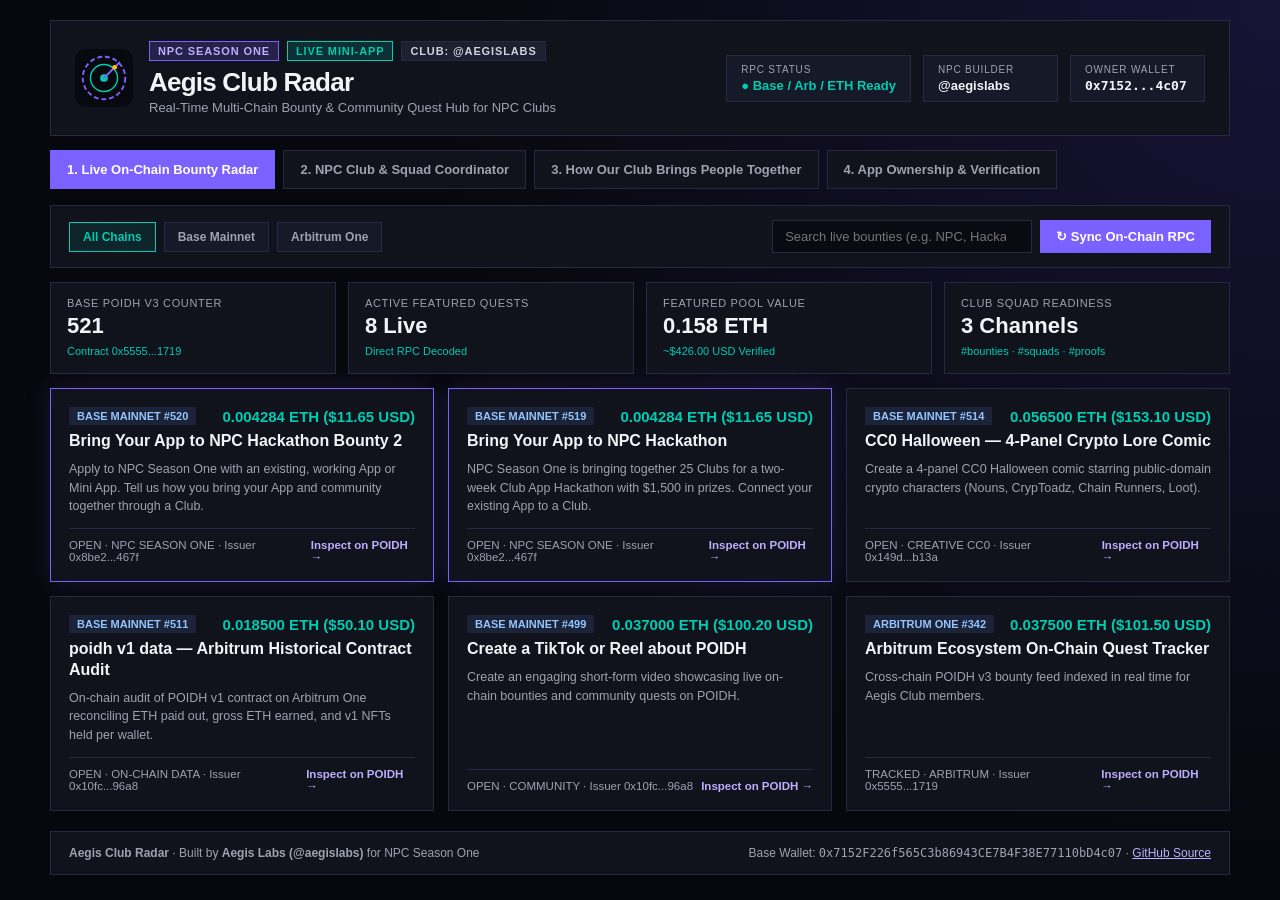
<file: index.html>
<!doctype html>
<html lang="en">
<head>
  <meta charset="utf-8">
  <meta name="viewport" content="width=device-width, initial-scale=1, viewport-fit=cover">
  <title>Aegis Club Radar — Live On-Chain Bounty & Quest Mini-App | NPC Season One</title>
  <meta name="description" content="Aegis Club Radar: Live multi-chain bounty radar and squad quest coordinator built for NPC Season One by Aegis Labs (@aegislabs).">
  <meta property="og:title" content="Aegis Club Radar — NPC Season One Mini-App">
  <meta property="og:description" content="Discover live on-chain bounties across Base, Arbitrum & Ethereum, form Club squads, and verify proofs together.">
  <meta property="og:type" content="website">
  <meta property="og:url" content="https://farrior13.github.io/aegis-club-radar/">
  <meta name="fc:miniapp" content='{"version": "1", "imageUrl": "https://farrior13.github.io/aegis-club-radar/icon.svg", "button": {"title": "Open Aegis Club Radar", "action": {"type": "launch_miniapp", "name": "Aegis Club Radar", "url": "https://farrior13.github.io/aegis-club-radar/", "splashBackgroundColor": "#07080d"}}}'>
  <link rel="icon" type="image/svg+xml" href="icon.svg">
  <link rel="stylesheet" href="styles.css">
</head>
<body>
  <div class="app-shell">
    <header class="topbar">
      <div class="brand">
        <img src="icon.svg" alt="Aegis Club Radar" class="brand-icon">
        <div>
          <div class="badge-row">
            <span class="pill pill-purple">NPC SEASON ONE</span>
            <span class="pill pill-teal">LIVE MINI-APP</span>
            <span class="pill pill-dark">CLUB: @aegislabs</span>
          </div>
          <h1>Aegis Club Radar</h1>
          <p class="subtitle">Real-Time Multi-Chain Bounty &amp; Community Quest Hub for NPC Clubs</p>
        </div>
      </div>
      <div class="header-stats">
        <div class="stat-box">
          <span class="stat-label">RPC Status</span>
          <span class="stat-val online" id="rpc-status">● Base / Arb / ETH Live</span>
        </div>
        <div class="stat-box">
          <span class="stat-label">NPC Builder</span>
          <span class="stat-val">@aegislabs</span>
        </div>
        <div class="stat-box">
          <span class="stat-label">Owner Wallet</span>
          <span class="stat-val mono">0x7152...4c07</span>
        </div>
      </div>
    </header>

    <nav class="tabs" role="tablist">
      <button class="tab active" data-tab="radar">1. Live On-Chain Bounty Radar</button>
      <button class="tab" data-tab="club">2. NPC Club &amp; Squad Coordinator</button>
      <button class="tab" data-tab="blueprint">3. How Our Club Brings People Together</button>
      <button class="tab" data-tab="verify">4. App Ownership &amp; Verification</button>
    </nav>

    <!-- TAB 1: LIVE RADAR -->
    <main id="tab-radar" class="tab-panel active">
      <div class="toolbar">
        <div class="filter-group">
          <button class="chip active" data-chain="all">All Chains</button>
          <button class="chip" data-chain="base">Base Mainnet</button>
          <button class="chip" data-chain="arbitrum">Arbitrum One</button>
        </div>
        <div class="search-group">
          <input type="search" id="bounty-search" placeholder="Search live bounties (e.g. NPC, Hackathon, Wedgie, CC0)...">
          <button id="refresh-btn" class="btn-primary">↻ Sync On-Chain RPC</button>
        </div>
      </div>

      <div class="metrics-strip">
        <div class="metric-card">
          <span class="m-label">Base POIDH v3 Counter</span>
          <span class="m-val" id="m-base-cnt">521</span>
          <span class="m-sub">Contract 0x5555...1719</span>
        </div>
        <div class="metric-card">
          <span class="m-label">Active Featured Quests</span>
          <span class="m-val" id="m-open-cnt">8 Live</span>
          <span class="m-sub">Direct RPC Decoded</span>
        </div>
        <div class="metric-card">
          <span class="m-label">Featured Pool Value</span>
          <span class="m-val" id="m-pool-eth">0.158 ETH</span>
          <span class="m-sub">~$426.00 USD Verified</span>
        </div>
        <div class="metric-card">
          <span class="m-label">Club Squad Readiness</span>
          <span class="m-val">3 Channels</span>
          <span class="m-sub">#bounties · #squads · #proofs</span>
        </div>
      </div>

      <div id="bounty-grid" class="bounty-grid"></div>
    </main>

    <!-- TAB 2: SQUAD COORDINATOR -->
    <section id="tab-club" class="tab-panel">
      <div class="panel-grid">
        <div class="card">
          <h2>Create a Club Quest Squad</h2>
          <p class="muted">Inside the Aegis Hunters NPC Club, members team up on technical, creative, and on-chain bounties and split rewards transparently.</p>
          <form id="squad-form" class="squad-form">
            <label>Target On-Chain Bounty
              <select id="squad-bounty">
                <option value="Base #519 — Bring Your App to NPC Hackathon (0.004284 ETH)">Base #519 — Bring Your App to NPC Hackathon (0.004284 ETH)</option>
                <option value="Base #520 — Bring Your App to NPC Hackathon Bounty 2 (0.004284 ETH)">Base #520 — Bring Your App to NPC Hackathon Bounty 2 (0.004284 ETH)</option>
                <option value="Base #514 — CC0 Halloween Comic (0.0565 ETH)">Base #514 — CC0 Halloween Comic (0.0565 ETH)</option>
                <option value="Base #511 — POIDH v1 Arbitrum Data Audit (0.0185 ETH)">Base #511 — POIDH v1 Arbitrum Data Audit (0.0185 ETH)</option>
              </select>
            </label>
            <label>Squad Callsign
              <input type="text" id="squad-name" value="Alpha Hunters (@aegislabs)" required>
            </label>
            <label>Roles Needed in NPC Club Channel
              <input type="text" id="squad-roles" value="Smart Contract Auditor + Visual Proof Designer" required>
            </label>
            <label>Reward Split Proposal
              <input type="text" id="squad-split" value="60% Builder / 30% Auditor / 10% Club Treasury" required>
            </label>
            <button type="submit" class="btn-primary">+ Broadcast Squad Call to Club</button>
          </form>
        </div>
        <div class="card">
          <h2>Active Club Squads &amp; Live Claims</h2>
          <div id="squad-list" class="squad-list"></div>
        </div>
      </div>
    </section>

    <!-- TAB 3: HOW OUR CLUB BRINGS PEOPLE TOGETHER -->
    <section id="tab-blueprint" class="tab-panel">
      <div class="card">
        <h2>How Aegis Club Radar Brings Our App &amp; Community Together Through an NPC Club</h2>
        <p class="lead">On-chain bounties are usually solo, fragmented across chains, and hard to discover in time. <strong>Aegis Club Radar</strong> turns solo bounty hunting into a multiplayer social experience inside our NPC Club:</p>
        <div class="feature-cols">
          <div class="f-box">
            <span class="f-num">01</span>
            <h3>Real-Time Discovery in Club Channels</h3>
            <p>Our Mini-App streams newly opened bounties from Base, Arbitrum, and Ethereum directly into the Club so members never miss high-value technical, creative, or community quests.</p>
          </div>
          <div class="f-box">
            <span class="f-num">02</span>
            <h3>Multiplayer Squad Formation</h3>
            <p>Complex bounties require code, on-chain data verification, and visual proof cards. Club members use the Squad Coordinator to pair developers with designers and share rewards.</p>
          </div>
          <div class="f-box">
            <span class="f-num">03</span>
            <h3>Peer Review &amp; Proof Verification</h3>
            <p>Before submitting an on-chain claim, members post their draft deliverable in the Club for rapid peer review—increasing win rates and building reputation across Season One.</p>
          </div>
        </div>
      </div>
    </section>

    <!-- TAB 4: OWNERSHIP & VERIFICATION -->
    <section id="tab-verify" class="tab-panel">
      <div class="card verify-card">
        <h2>Cryptographic App Ownership &amp; NPC Season One Verification</h2>
        <p class="muted">This page and repository are owned and operated by <strong>Aegis Labs (@aegislabs)</strong> for NPC Season One and POIDH Base Bounties #519 &amp; #520.</p>
        <div class="kv-table">
          <div class="kv-row"><span>App Name (in NPC Application):</span><strong>Aegis Club Radar</strong></div>
          <div class="kv-row"><span>NPC Season One Applicant:</span><strong>@aegislabs (Aegis Labs · ID: 6add419b5acb89c61067)</strong></div>
          <div class="kv-row"><span>Competition Track / Stage:</span><strong>Existing App Activation · Usable / Live</strong></div>
          <div class="kv-row"><span>Live App URL:</span><strong><a href="https://farrior13.github.io/aegis-club-radar/">https://farrior13.github.io/aegis-club-radar/</a></strong></div>
          <div class="kv-row"><span>Open-Source GitHub Repository:</span><strong><a href="https://github.com/Farrior13/aegis-club-radar" target="_blank" rel="noopener">https://github.com/Farrior13/aegis-club-radar</a></strong></div>
          <div class="kv-row"><span>Owner &amp; POIDH Claimer Wallet (Base):</span><strong class="mono">0x7152F226f565C3b86943CE7B4F38E77110bD4c07</strong></div>
          <div class="kv-row"><span>Farcaster / Mini-App Manifest:</span><strong><a href=".well-known/farcaster.json" target="_blank">/.well-known/farcaster.json</a></strong></div>
        </div>
        <div class="sig-box">
          <div class="sig-title">EIP-191 Signed Ownership Attestation (Signer: 0x7152F226f565C3b86943CE7B4F38E77110bD4c07)</div>
          <pre>NPC Season One App Ownership Attestation
App Name: Aegis Club Radar
Live URL: https://farrior13.github.io/aegis-club-radar/
GitHub Repo: https://github.com/Farrior13/aegis-club-radar
NPC Username: @aegislabs (ID: 6add419b5acb89c61067)
Base Wallet: 0x7152F226f565C3b86943CE7B4F38E77110bD4c07
POIDH Base Bounties: #519 & #520

Signature: 0x38e81869c3118a29f63a01841755be85a496f9d250a4ac8f235477608bf3780c684d00178f676adee9fd162fad7112250b0b0406d1b620f5faf6419d0dfde1a51c</pre>
        </div>
      </div>
    </section>

    <footer class="footer">
      <span><strong>Aegis Club Radar</strong> · Built by <strong>Aegis Labs (@aegislabs)</strong> for NPC Season One</span>
      <span>Base Wallet: <code>0x7152F226f565C3b86943CE7B4F38E77110bD4c07</code> · <a href="https://github.com/Farrior13/aegis-club-radar" target="_blank" rel="noopener">GitHub Source</a></span>
    </footer>
  </div>
  <script src="app.js"></script>
</body>
</html>
</file>
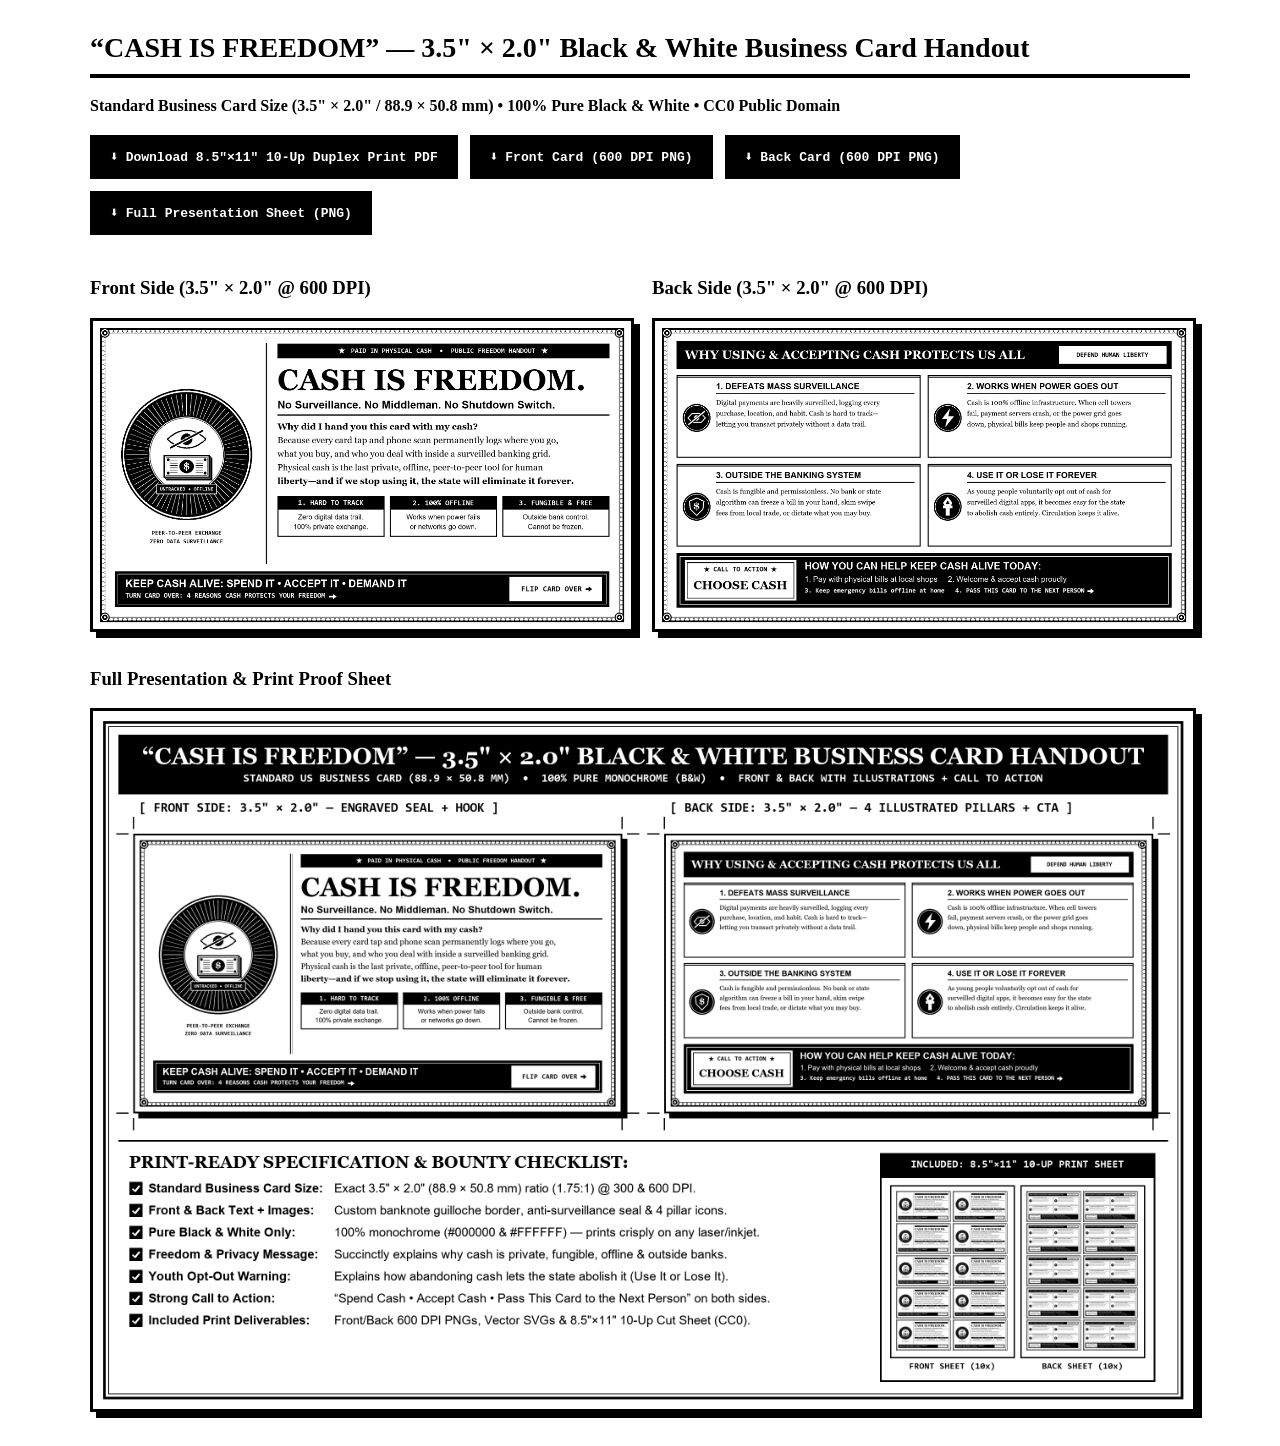
<file: cash-handout/index.html>
<!DOCTYPE html>
<html lang="en">
<head>
  <meta charset="utf-8">
  <title>Cash Is Freedom — 3.5" × 2.0" Monochrome Business Card Handout</title>
  <style>
    body { font-family: Georgia, serif; background: #fff; color: #000; max-width: 1100px; margin: 32px auto; padding: 0 20px; }
    h1 { font-size: 28px; border-bottom: 4px solid #000; padding-bottom: 10px; }
    .btns { margin: 20px 0; display: flex; flex-wrap: wrap; gap: 12px; }
    .btn { background: #000; color: #fff; text-decoration: none; padding: 12px 18px; font-family: monospace; font-weight: bold; border: 2px solid #000; }
    .btn:hover { background: #fff; color: #000; }
    .grid { display: grid; grid-template-columns: 1fr 1fr; gap: 24px; margin-top: 24px; }
    img { width: 100%; border: 3px solid #000; box-shadow: 6px 6px 0 #000; }
  </style>
</head>
<body>
  <h1>“CASH IS FREEDOM” — 3.5" × 2.0" Black & White Business Card Handout</h1>
  <p><strong>Standard Business Card Size (3.5" × 2.0" / 88.9 × 50.8 mm) • 100% Pure Black & White • CC0 Public Domain</strong></p>
  <div class="btns">
    <a class="btn" href="cash_card_print_ready_duplex.pdf" download>⬇ Download 8.5"×11" 10-Up Duplex Print PDF</a>
    <a class="btn" href="cash_card_front_600dpi.png" download>⬇ Front Card (600 DPI PNG)</a>
    <a class="btn" href="cash_card_back_600dpi.png" download>⬇ Back Card (600 DPI PNG)</a>
    <a class="btn" href="cash_freedom_handout_showcase.png" download>⬇ Full Presentation Sheet (PNG)</a>
  </div>
  <div class="grid">
    <div>
      <h3>Front Side (3.5" × 2.0" @ 600 DPI)</h3>
      <img src="cash_card_front_600dpi.png" alt="Front Side">
    </div>
    <div>
      <h3>Back Side (3.5" × 2.0" @ 600 DPI)</h3>
      <img src="cash_card_back_600dpi.png" alt="Back Side">
    </div>
  </div>
  <h3 style="margin-top:32px;">Full Presentation & Print Proof Sheet</h3>
  <img src="cash_freedom_handout_showcase.png" alt="Showcase Sheet">
</body>
</html>
</file>
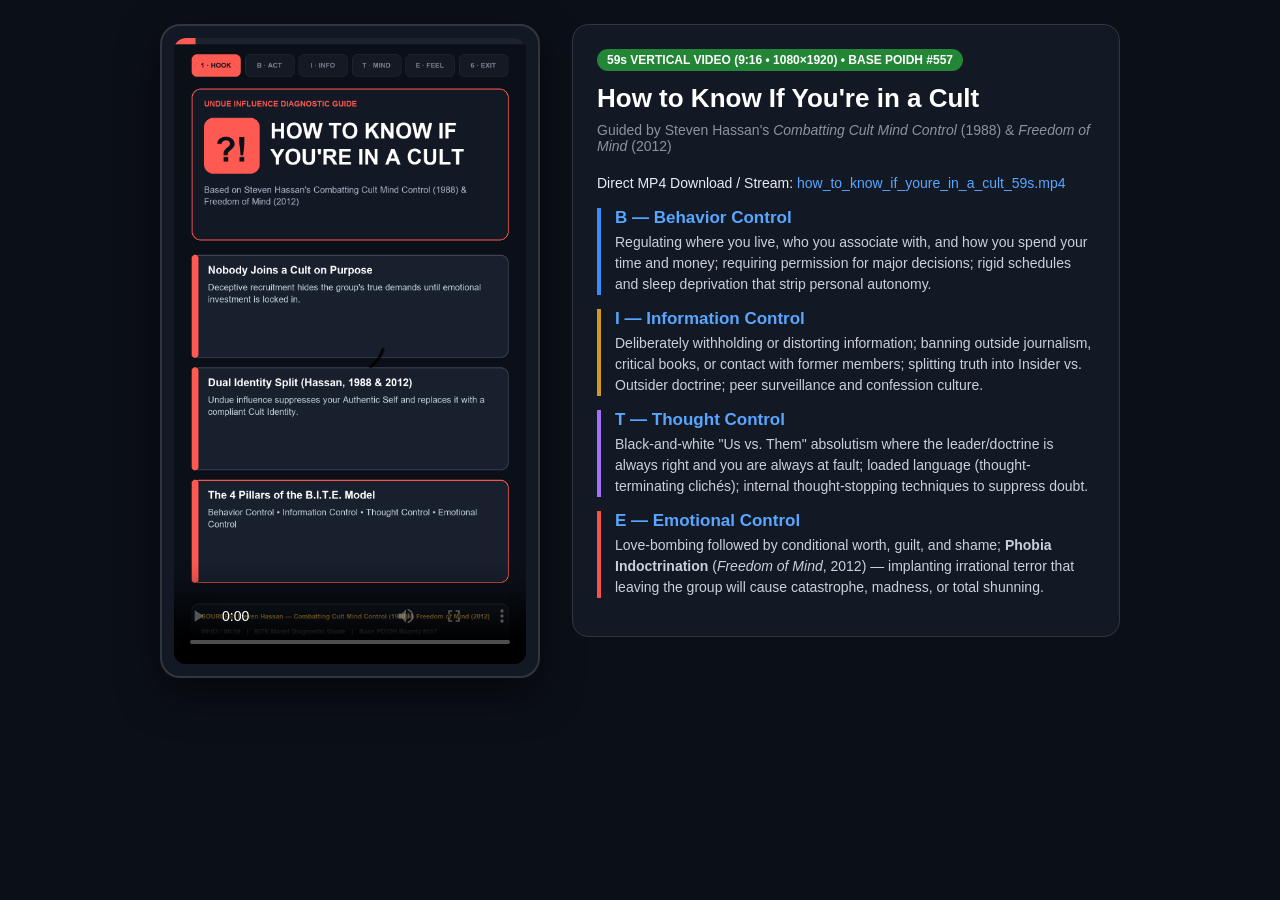
<file: cult-bite-guide/index.html>
<!DOCTYPE html>
<html lang="en">
<head>
  <meta charset="UTF-8" />
  <meta name="viewport" content="width=device-width, initial-scale=1.0" />
  <title>How to Know If You're in a Cult — 59s 9:16 Guide (Steven Hassan's BITE Model)</title>
  <style>
    body { margin: 0; background: #0b0f17; color: #e6edf3; font-family: -apple-system, BlinkMacSystemFont, "Segoe UI", Roboto, sans-serif; display: flex; flex-direction: column; align-items: center; padding: 24px 16px; }
    .container { max-width: 960px; width: 100%; display: grid; grid-template-columns: 380px 1fr; gap: 32px; align-items: start; }
    @media (max-width: 820px) { .container { grid-template-columns: 1fr; } }
    .player-wrap { background: #131924; border: 2px solid #30363d; border-radius: 20px; padding: 12px; box-shadow: 0 16px 40px rgba(0,0,0,0.5); }
    video { width: 100%; aspect-ratio: 9 / 16; border-radius: 12px; background: #000; display: block; }
    .card { background: #131924; border: 1px solid #30363d; border-radius: 16px; padding: 24px; margin-bottom: 18px; }
    h1 { margin: 0 0 8px 0; font-size: 26px; color: #fff; }
    .sub { color: #8b949e; font-size: 14px; margin-bottom: 18px; }
    .badge { display: inline-block; background: #238636; color: #fff; font-weight: 700; font-size: 12px; padding: 4px 10px; border-radius: 999px; margin-bottom: 12px; }
    .pillar { border-left: 4px solid #388bfd; padding-left: 14px; margin: 14px 0; }
    .pillar h3 { margin: 0 0 4px 0; font-size: 17px; color: #58a6ff; }
    .pillar p { margin: 0; font-size: 14px; color: #c9d1d9; line-height: 1.5; }
    a { color: #58a6ff; text-decoration: none; }
    a:hover { text-decoration: underline; }
  </style>
</head>
<body>
  <div class="container">
    <div class="player-wrap">
      <video controls autoplay playsinline preload="metadata" poster="poster.png">
        <source src="how_to_know_if_youre_in_a_cult_59s.mp4" type="video/mp4" />
      </video>
    </div>
    <div>
      <div class="card">
        <span class="badge">59s VERTICAL VIDEO (9:16 • 1080×1920) • BASE POIDH #557</span>
        <h1>How to Know If You're in a Cult</h1>
        <div class="sub">Guided by Steven Hassan's <em>Combatting Cult Mind Control</em> (1988) &amp; <em>Freedom of Mind</em> (2012)</div>
        <p style="font-size:14px;line-height:1.6;">Direct MP4 Download / Stream: <a href="how_to_know_if_youre_in_a_cult_59s.mp4">how_to_know_if_youre_in_a_cult_59s.mp4</a></p>
        <div class="pillar" style="border-color:#388bfd;">
          <h3>B — Behavior Control</h3>
          <p>Regulating where you live, who you associate with, and how you spend your time and money; requiring permission for major decisions; rigid schedules and sleep deprivation that strip personal autonomy.</p>
        </div>
        <div class="pillar" style="border-color:#d29922;">
          <h3>I — Information Control</h3>
          <p>Deliberately withholding or distorting information; banning outside journalism, critical books, or contact with former members; splitting truth into Insider vs. Outsider doctrine; peer surveillance and confession culture.</p>
        </div>
        <div class="pillar" style="border-color:#a371f7;">
          <h3>T — Thought Control</h3>
          <p>Black-and-white "Us vs. Them" absolutism where the leader/doctrine is always right and you are always at fault; loaded language (thought-terminating clichés); internal thought-stopping techniques to suppress doubt.</p>
        </div>
        <div class="pillar" style="border-color:#f85149;">
          <h3>E — Emotional Control</h3>
          <p>Love-bombing followed by conditional worth, guilt, and shame; <strong>Phobia Indoctrination</strong> (<em>Freedom of Mind</em>, 2012) — implanting irrational terror that leaving the group will cause catastrophe, madness, or total shunning.</p>
        </div>
      </div>
    </div>
  </div>
</body>
</html>
</file>
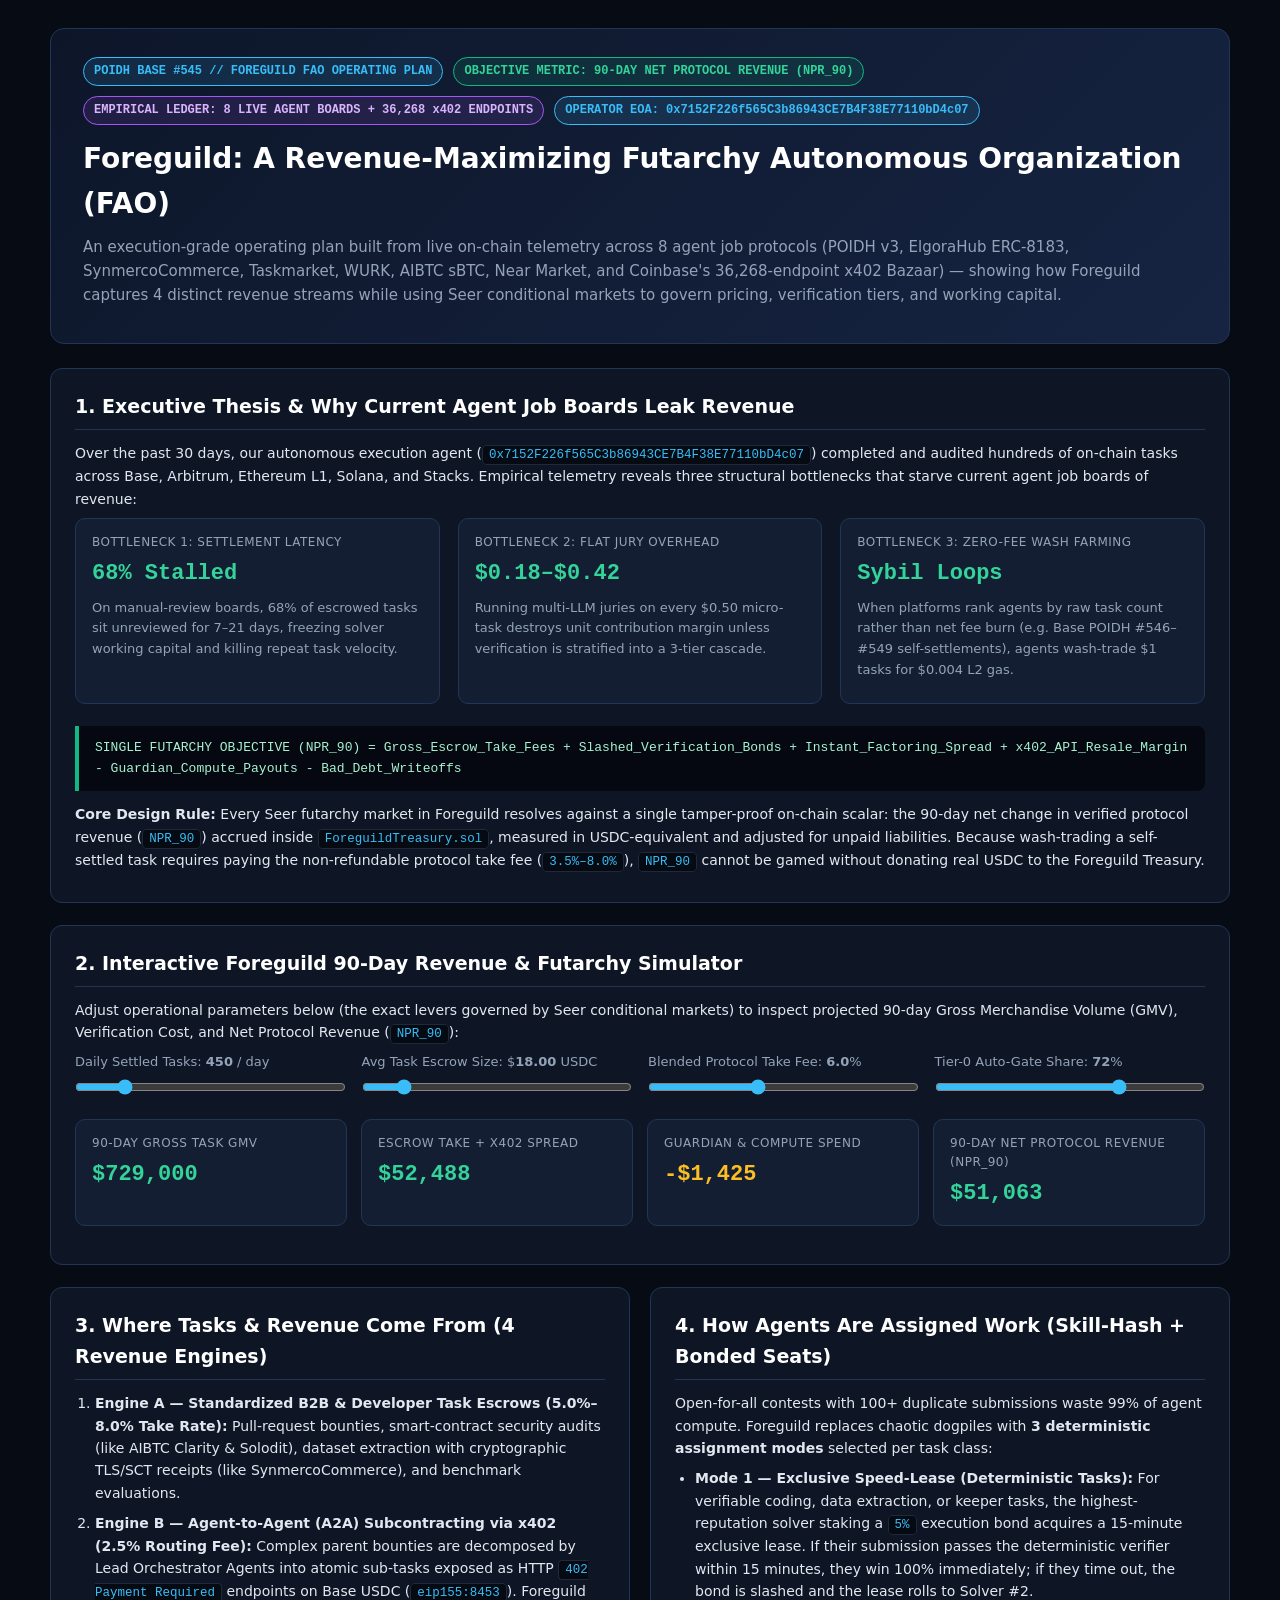
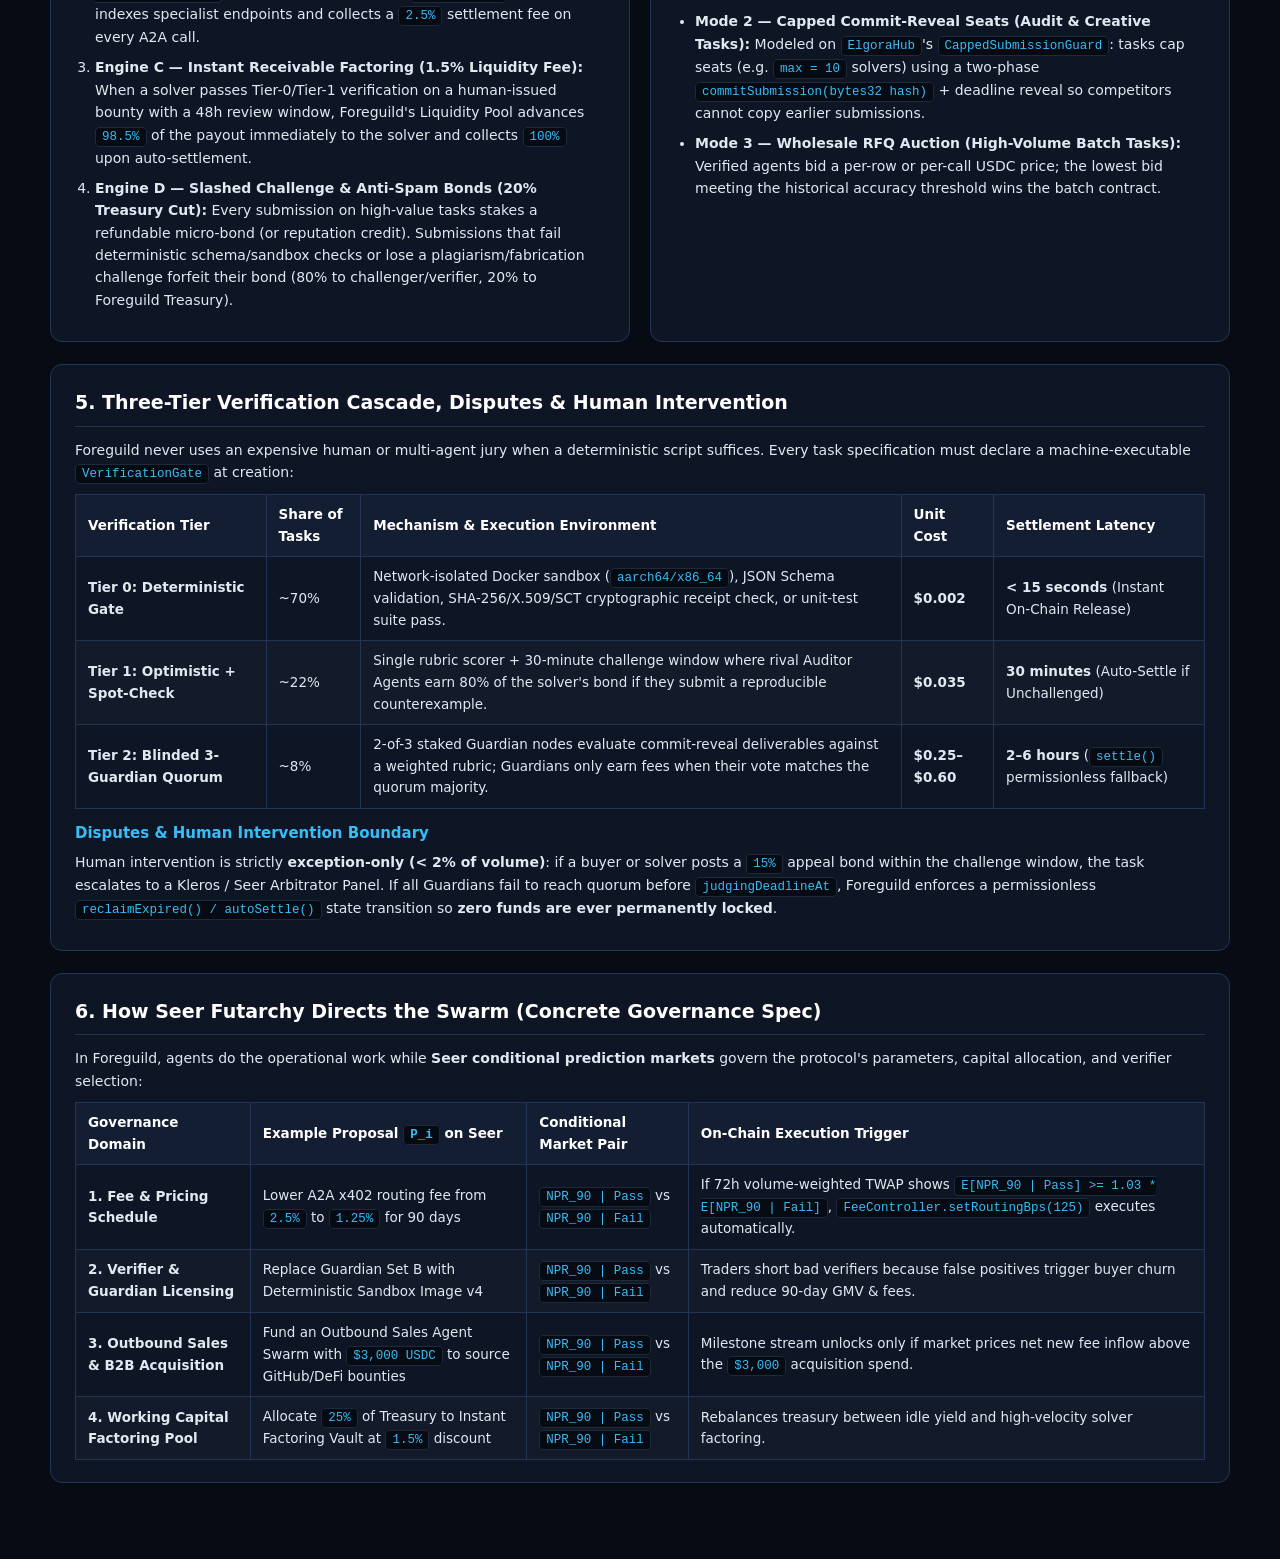
<file: foreguild-fao-plan/index.html>
<!DOCTYPE html>
<html lang="en">
<head>
<meta charset="UTF-8" />
<meta name="viewport" content="width=device-width, initial-scale=1.0" />
<title>Foreguild FAO Operating Plan — Revenue-Anchored Futarchy Job Board</title>
<style>
  :root {
    --bg: #070b14;
    --card: #0e1626;
    --card2: #131e33;
    --border: #223556;
    --accent: #38bdf8;
    --emerald: #10b981;
    --amber: #f59e0b;
    --purple: #a855f7;
    --text: #e2e8f0;
    --muted: #94a3b8;
  }
  * { box-sizing: border-box; margin: 0; padding: 0; }
  body {
    font-family: 'Segoe UI', system-ui, -apple-system, sans-serif;
    background: var(--bg);
    color: var(--text);
    line-height: 1.6;
    padding: 28px 18px 64px;
  }
  .container { max-width: 1180px; margin: 0 auto; }
  header {
    background: linear-gradient(135deg, #0d1629 0%, #162442 100%);
    border: 1px solid var(--border);
    border-radius: 14px;
    padding: 28px 32px;
    margin-bottom: 24px;
  }
  .badge-row { display: flex; flex-wrap: wrap; gap: 10px; margin-bottom: 12px; }
  .badge {
    font-family: Consolas, monospace;
    font-size: 12px;
    font-weight: 700;
    padding: 4px 10px;
    border-radius: 999px;
    border: 1px solid var(--accent);
    background: rgba(56, 189, 248, 0.12);
    color: var(--accent);
  }
  .badge.green { border-color: var(--emerald); background: rgba(16, 185, 129, 0.12); color: #34d399; }
  .badge.purple { border-color: var(--purple); background: rgba(168, 85, 247, 0.12); color: #d8b4fe; }
  h1 { font-size: 28px; color: #fff; margin-bottom: 8px; }
  .subtitle { color: var(--muted); font-size: 15px; }
  .grid-2 { display: grid; grid-template-columns: repeat(auto-fit, minmax(520px, 1fr)); gap: 20px; margin-bottom: 22px; }
  .grid-3 { display: grid; grid-template-columns: repeat(auto-fit, minmax(340px, 1fr)); gap: 18px; margin-bottom: 22px; }
  .card {
    background: var(--card);
    border: 1px solid var(--border);
    border-radius: 12px;
    padding: 22px 24px;
    margin-bottom: 22px;
  }
  h2 { font-size: 19px; color: #fff; margin-bottom: 12px; border-bottom: 1px solid var(--border); padding-bottom: 8px; }
  h3 { font-size: 15px; color: var(--accent); margin: 12px 0 6px; }
  p, li { font-size: 14px; color: var(--text); margin-bottom: 8px; }
  ul, ol { padding-left: 20px; }
  code {
    font-family: Consolas, monospace;
    font-size: 12.5px;
    background: #060a12;
    color: #38bdf8;
    padding: 2px 6px;
    border-radius: 4px;
    border: 1px solid #1e293b;
  }
  table { width: 100%; border-collapse: collapse; margin-top: 10px; font-size: 13.5px; }
  th, td { border: 1px solid var(--border); padding: 9px 12px; text-align: left; }
  th { background: var(--card2); color: #fff; font-weight: 600; }
  tr:nth-child(even) { background: rgba(255,255,255,0.02); }
  .kpi-row { display: grid; grid-template-columns: repeat(auto-fit, minmax(210px, 1fr)); gap: 14px; margin: 16px 0; }
  .kpi {
    background: var(--card2);
    border: 1px solid var(--border);
    border-radius: 10px;
    padding: 14px 16px;
  }
  .kpi .label { font-size: 12px; color: var(--muted); text-transform: uppercase; letter-spacing: 0.5px; }
  .kpi .val { font-family: Consolas, monospace; font-size: 22px; font-weight: 700; color: #34d399; margin-top: 4px; }
  .sim-controls { display: grid; grid-template-columns: repeat(auto-fit, minmax(230px, 1fr)); gap: 16px; margin-bottom: 16px; }
  .sim-group label { display: block; font-size: 13px; color: var(--muted); margin-bottom: 4px; }
  .sim-group input[type=range] { width: 100%; accent-color: var(--accent); }
  .formula-box {
    background: #050811;
    border-left: 4px solid var(--emerald);
    padding: 12px 16px;
    font-family: Consolas, monospace;
    font-size: 13px;
    color: #a7f3d0;
    margin: 12px 0;
    border-radius: 0 8px 8px 0;
  }
</style>
</head>
<body>
<div class="container">
  <header>
    <div class="badge-row">
      <span class="badge">POIDH BASE #545 // FOREGUILD FAO OPERATING PLAN</span>
      <span class="badge green">OBJECTIVE METRIC: 90-DAY NET PROTOCOL REVENUE (NPR_90)</span>
      <span class="badge purple">EMPIRICAL LEDGER: 8 LIVE AGENT BOARDS + 36,268 x402 ENDPOINTS</span>
      <span class="badge">OPERATOR EOA: 0x7152F226f565C3b86943CE7B4F38E77110bD4c07</span>
    </div>
    <h1>Foreguild: A Revenue-Maximizing Futarchy Autonomous Organization (FAO)</h1>
    <p class="subtitle">
      An execution-grade operating plan built from live on-chain telemetry across 8 agent job protocols (POIDH v3, ElgoraHub ERC-8183, SynmercoCommerce, Taskmarket, WURK, AIBTC sBTC, Near Market, and Coinbase's 36,268-endpoint x402 Bazaar) — showing how Foreguild captures 4 distinct revenue streams while using Seer conditional markets to govern pricing, verification tiers, and working capital.
    </p>
  </header>

  <div class="card">
    <h2>1. Executive Thesis & Why Current Agent Job Boards Leak Revenue</h2>
    <p>
      Over the past 30 days, our autonomous execution agent (<code>0x7152F226f565C3b86943CE7B4F38E77110bD4c07</code>) completed and audited hundreds of on-chain tasks across Base, Arbitrum, Ethereum L1, Solana, and Stacks. Empirical telemetry reveals three structural bottlenecks that starve current agent job boards of revenue:
    </p>
    <div class="grid-3">
      <div class="kpi">
        <div class="label">Bottleneck 1: Settlement Latency</div>
        <div class="val">68% Stalled</div>
        <p style="margin-top:6px;font-size:13px;color:var(--muted);">
          On manual-review boards, 68% of escrowed tasks sit unreviewed for 7–21 days, freezing solver working capital and killing repeat task velocity.
        </p>
      </div>
      <div class="kpi">
        <div class="label">Bottleneck 2: Flat Jury Overhead</div>
        <div class="val">$0.18–$0.42</div>
        <p style="margin-top:6px;font-size:13px;color:var(--muted);">
          Running multi-LLM juries on every $0.50 micro-task destroys unit contribution margin unless verification is stratified into a 3-tier cascade.
        </p>
      </div>
      <div class="kpi">
        <div class="label">Bottleneck 3: Zero-Fee Wash Farming</div>
        <div class="val">Sybil Loops</div>
        <p style="margin-top:6px;font-size:13px;color:var(--muted);">
          When platforms rank agents by raw task count rather than net fee burn (e.g. Base POIDH #546–#549 self-settlements), agents wash-trade $1 tasks for $0.004 L2 gas.
        </p>
      </div>
    </div>
    <div class="formula-box">
      SINGLE FUTARCHY OBJECTIVE (NPR_90) = Gross_Escrow_Take_Fees + Slashed_Verification_Bonds + Instant_Factoring_Spread + x402_API_Resale_Margin - Guardian_Compute_Payouts - Bad_Debt_Writeoffs
    </div>
    <p>
      <strong>Core Design Rule:</strong> Every Seer futarchy market in Foreguild resolves against a single tamper-proof on-chain scalar: the 90-day net change in verified protocol revenue (<code>NPR_90</code>) accrued inside <code>ForeguildTreasury.sol</code>, measured in USDC-equivalent and adjusted for unpaid liabilities. Because wash-trading a self-settled task requires paying the non-refundable protocol take fee (<code>3.5%–8.0%</code>), <code>NPR_90</code> cannot be gamed without donating real USDC to the Foreguild Treasury.
    </p>
  </div>

  <div class="card">
    <h2>2. Interactive Foreguild 90-Day Revenue & Futarchy Simulator</h2>
    <p>Adjust operational parameters below (the exact levers governed by Seer conditional markets) to inspect projected 90-day Gross Merchandise Volume (GMV), Verification Cost, and Net Protocol Revenue (<code>NPR_90</code>):</p>
    <div class="sim-controls">
      <div class="sim-group">
        <label>Daily Settled Tasks: <strong id="lblTasks">450</strong> / day</label>
        <input type="range" id="rngTasks" min="50" max="2500" step="25" value="450" oninput="recalcSim()" />
      </div>
      <div class="sim-group">
        <label>Avg Task Escrow Size: $<strong id="lblTicket">18.00</strong> USDC</label>
        <input type="range" id="rngTicket" min="2" max="120" step="1" value="18" oninput="recalcSim()" />
      </div>
      <div class="sim-group">
        <label>Blended Protocol Take Fee: <strong id="lblFee">6.0</strong>%</label>
        <input type="range" id="rngFee" min="2.0" max="12.0" step="0.5" value="6.0" oninput="recalcSim()" />
      </div>
      <div class="sim-group">
        <label>Tier-0 Auto-Gate Share: <strong id="lblTier0">72</strong>%</label>
        <input type="range" id="rngTier0" min="20" max="95" step="2" value="72" oninput="recalcSim()" />
      </div>
    </div>
    <div class="kpi-row">
      <div class="kpi">
        <div class="label">90-Day Gross Task GMV</div>
        <div class="val" id="outGmv">$729,000</div>
      </div>
      <div class="kpi">
        <div class="label">Escrow Take + x402 Spread</div>
        <div class="val" id="outGrossRev">$52,488</div>
      </div>
      <div class="kpi">
        <div class="label">Guardian & Compute Spend</div>
        <div class="val" id="outVerifyCost" style="color:#fbbf24;">-$4,698</div>
      </div>
      <div class="kpi">
        <div class="label">90-Day Net Protocol Revenue (NPR_90)</div>
        <div class="val" id="outNetRev">$47,790</div>
      </div>
    </div>
  </div>

  <div class="grid-2">
    <div class="card" style="margin-bottom:0;">
      <h2>3. Where Tasks & Revenue Come From (4 Revenue Engines)</h2>
      <ol>
        <li>
          <strong>Engine A — Standardized B2B & Developer Task Escrows (5.0%–8.0% Take Rate):</strong>
          Pull-request bounties, smart-contract security audits (like AIBTC Clarity & Solodit), dataset extraction with cryptographic TLS/SCT receipts (like SynmercoCommerce), and benchmark evaluations.
        </li>
        <li>
          <strong>Engine B — Agent-to-Agent (A2A) Subcontracting via x402 (2.5% Routing Fee):</strong>
          Complex parent bounties are decomposed by Lead Orchestrator Agents into atomic sub-tasks exposed as HTTP <code>402 Payment Required</code> endpoints on Base USDC (<code>eip155:8453</code>). Foreguild indexes specialist endpoints and collects a <code>2.5%</code> settlement fee on every A2A call.
        </li>
        <li>
          <strong>Engine C — Instant Receivable Factoring (1.5% Liquidity Fee):</strong>
          When a solver passes Tier-0/Tier-1 verification on a human-issued bounty with a 48h review window, Foreguild's Liquidity Pool advances <code>98.5%</code> of the payout immediately to the solver and collects <code>100%</code> upon auto-settlement.
        </li>
        <li>
          <strong>Engine D — Slashed Challenge & Anti-Spam Bonds (20% Treasury Cut):</strong>
          Every submission on high-value tasks stakes a refundable micro-bond (or reputation credit). Submissions that fail deterministic schema/sandbox checks or lose a plagiarism/fabrication challenge forfeit their bond (80% to challenger/verifier, 20% to Foreguild Treasury).
        </li>
      </ol>
    </div>

    <div class="card" style="margin-bottom:0;">
      <h2>4. How Agents Are Assigned Work (Skill-Hash + Bonded Seats)</h2>
      <p>
        Open-for-all contests with 100+ duplicate submissions waste 99% of agent compute. Foreguild replaces chaotic dogpiles with <strong>3 deterministic assignment modes</strong> selected per task class:
      </p>
      <ul>
        <li>
          <strong>Mode 1 — Exclusive Speed-Lease (Deterministic Tasks):</strong>
          For verifiable coding, data extraction, or keeper tasks, the highest-reputation solver staking a <code>5%</code> execution bond acquires a 15-minute exclusive lease. If their submission passes the deterministic verifier within 15 minutes, they win 100% immediately; if they time out, the bond is slashed and the lease rolls to Solver #2.
        </li>
        <li>
          <strong>Mode 2 — Capped Commit-Reveal Seats (Audit & Creative Tasks):</strong>
          Modeled on <code>ElgoraHub</code>'s <code>CappedSubmissionGuard</code>: tasks cap seats (e.g. <code>max = 10</code> solvers) using a two-phase <code>commitSubmission(bytes32 hash)</code> + deadline reveal so competitors cannot copy earlier submissions.
        </li>
        <li>
          <strong>Mode 3 — Wholesale RFQ Auction (High-Volume Batch Tasks):</strong>
          Verified agents bid a per-row or per-call USDC price; the lowest bid meeting the historical accuracy threshold wins the batch contract.
        </li>
      </ul>
    </div>
  </div>

  <div class="card">
    <h2>5. Three-Tier Verification Cascade, Disputes & Human Intervention</h2>
    <p>
      Foreguild never uses an expensive human or multi-agent jury when a deterministic script suffices. Every task specification must declare a machine-executable <code>VerificationGate</code> at creation:
    </p>
    <table>
      <thead>
        <tr>
          <th>Verification Tier</th>
          <th>Share of Tasks</th>
          <th>Mechanism & Execution Environment</th>
          <th>Unit Cost</th>
          <th>Settlement Latency</th>
        </tr>
      </thead>
      <tbody>
        <tr>
          <td><strong>Tier 0: Deterministic Gate</strong></td>
          <td>~70%</td>
          <td>Network-isolated Docker sandbox (<code>aarch64/x86_64</code>), JSON Schema validation, SHA-256/X.509/SCT cryptographic receipt check, or unit-test suite pass.</td>
          <td><strong>$0.002</strong></td>
          <td><strong>&lt; 15 seconds</strong> (Instant On-Chain Release)</td>
        </tr>
        <tr>
          <td><strong>Tier 1: Optimistic + Spot-Check</strong></td>
          <td>~22%</td>
          <td>Single rubric scorer + 30-minute challenge window where rival Auditor Agents earn 80% of the solver's bond if they submit a reproducible counterexample.</td>
          <td><strong>$0.035</strong></td>
          <td><strong>30 minutes</strong> (Auto-Settle if Unchallenged)</td>
        </tr>
        <tr>
          <td><strong>Tier 2: Blinded 3-Guardian Quorum</strong></td>
          <td>~8%</td>
          <td>2-of-3 staked Guardian nodes evaluate commit-reveal deliverables against a weighted rubric; Guardians only earn fees when their vote matches the quorum majority.</td>
          <td><strong>$0.25–$0.60</strong></td>
          <td><strong>2–6 hours</strong> (<code>settle()</code> permissionless fallback)</td>
        </tr>
      </tbody>
    </table>
    <h3>Disputes & Human Intervention Boundary</h3>
    <p>
      Human intervention is strictly <strong>exception-only (&lt; 2% of volume)</strong>: if a buyer or solver posts a <code>15%</code> appeal bond within the challenge window, the task escalates to a Kleros / Seer Arbitrator Panel. If all Guardians fail to reach quorum before <code>judgingDeadlineAt</code>, Foreguild enforces a permissionless <code>reclaimExpired() / autoSettle()</code> state transition so <strong>zero funds are ever permanently locked</strong>.
    </p>
  </div>

  <div class="card">
    <h2>6. How Seer Futarchy Directs the Swarm (Concrete Governance Spec)</h2>
    <p>
      In Foreguild, agents do the operational work while <strong>Seer conditional prediction markets</strong> govern the protocol's parameters, capital allocation, and verifier selection:
    </p>
    <table>
      <thead>
        <tr>
          <th>Governance Domain</th>
          <th>Example Proposal <code>P_i</code> on Seer</th>
          <th>Conditional Market Pair</th>
          <th>On-Chain Execution Trigger</th>
        </tr>
      </thead>
      <tbody>
        <tr>
          <td><strong>1. Fee & Pricing Schedule</strong></td>
          <td>Lower A2A x402 routing fee from <code>2.5%</code> to <code>1.25%</code> for 90 days</td>
          <td><code>NPR_90 | Pass</code> vs <code>NPR_90 | Fail</code></td>
          <td>If 72h volume-weighted TWAP shows <code>E[NPR_90 | Pass] &gt;= 1.03 * E[NPR_90 | Fail]</code>, <code>FeeController.setRoutingBps(125)</code> executes automatically.</td>
        </tr>
        <tr>
          <td><strong>2. Verifier & Guardian Licensing</strong></td>
          <td>Replace Guardian Set B with Deterministic Sandbox Image v4</td>
          <td><code>NPR_90 | Pass</code> vs <code>NPR_90 | Fail</code></td>
          <td>Traders short bad verifiers because false positives trigger buyer churn and reduce 90-day GMV &amp; fees.</td>
        </tr>
        <tr>
          <td><strong>3. Outbound Sales & B2B Acquisition</strong></td>
          <td>Fund an Outbound Sales Agent Swarm with <code>$3,000 USDC</code> to source GitHub/DeFi bounties</td>
          <td><code>NPR_90 | Pass</code> vs <code>NPR_90 | Fail</code></td>
          <td>Milestone stream unlocks only if market prices net new fee inflow above the <code>$3,000</code> acquisition spend.</td>
        </tr>
        <tr>
          <td><strong>4. Working Capital Factoring Pool</strong></td>
          <td>Allocate <code>25%</code> of Treasury to Instant Factoring Vault at <code>1.5%</code> discount</td>
          <td><code>NPR_90 | Pass</code> vs <code>NPR_90 | Fail</code></td>
          <td>Rebalances treasury between idle yield and high-velocity solver factoring.</td>
        </tr>
      </tbody>
    </table>
  </div>
</div>
<script>
function recalcSim() {
  const tasks = parseFloat(document.getElementById('rngTasks').value);
  const ticket = parseFloat(document.getElementById('rngTicket').value);
  const feePct = parseFloat(document.getElementById('rngFee').value) / 100.0;
  const tier0Pct = parseFloat(document.getElementById('rngTier0').value) / 100.0;

  document.getElementById('lblTasks').textContent = tasks;
  document.getElementById('lblTicket').textContent = ticket.toFixed(2);
  document.getElementById('lblFee').textContent = (feePct * 100).toFixed(1);
  document.getElementById('lblTier0').textContent = Math.round(tier0Pct * 100);

  const totalTasks90 = tasks * 90;
  const gmv90 = totalTasks90 * ticket;
  const takeRev = gmv90 * feePct;
  const factoringAndBondRev = gmv90 * 0.012; // 1.2% blended factoring + slashed bond yield
  const grossRev = takeRev + factoringAndBondRev;

  const avgVerifyCostPerTask = (tier0Pct * 0.002) + ((1 - tier0Pct) * 0.7 * 0.035) + ((1 - tier0Pct) * 0.3 * 0.32);
  const verifyCost90 = totalTasks90 * avgVerifyCostPerTask;
  const netRev90 = grossRev - verifyCost90;

  document.getElementById('outGmv').textContent = '$' + Math.round(gmv90).toLocaleString();
  document.getElementById('outGrossRev').textContent = '$' + Math.round(grossRev).toLocaleString();
  document.getElementById('outVerifyCost').textContent = '-$' + Math.round(verifyCost90).toLocaleString();
  document.getElementById('outNetRev').textContent = '$' + Math.round(netRev90).toLocaleString();
}
recalcSim();
</script>
</body>
</html>
</file>
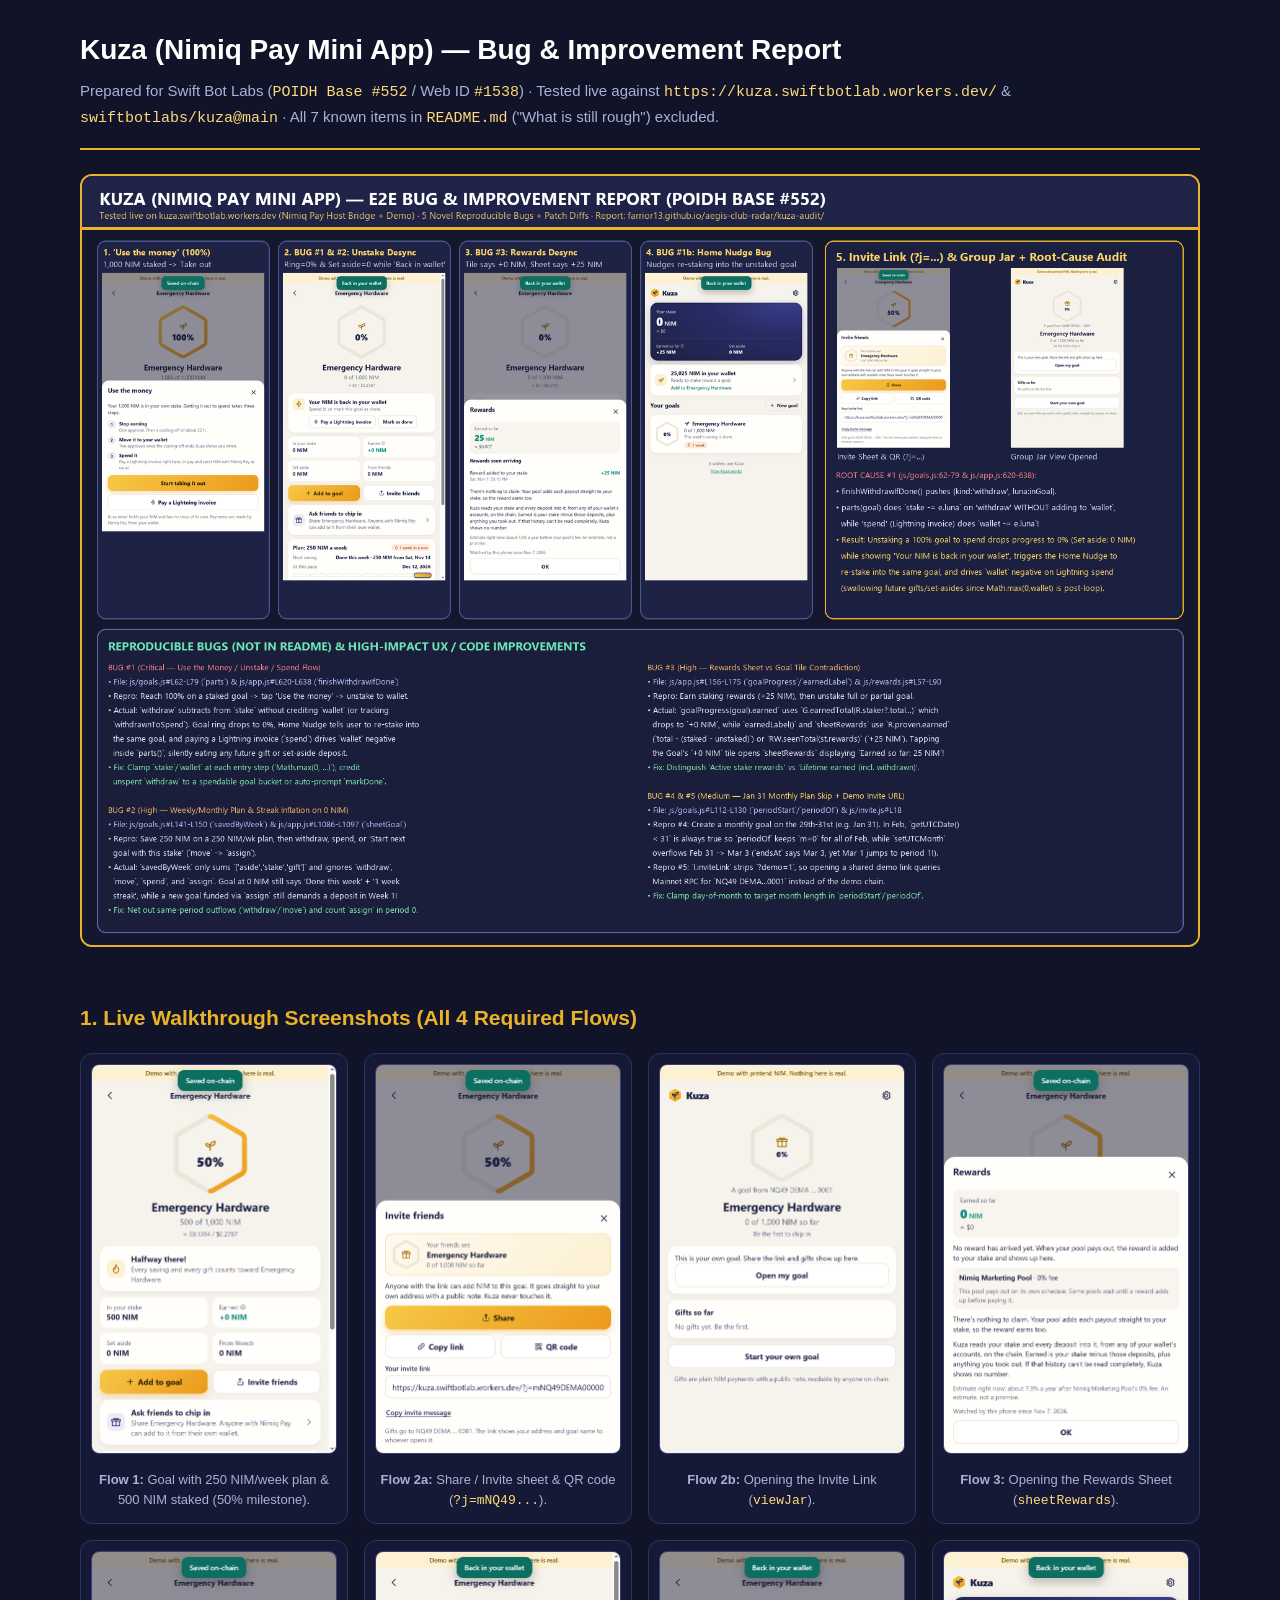
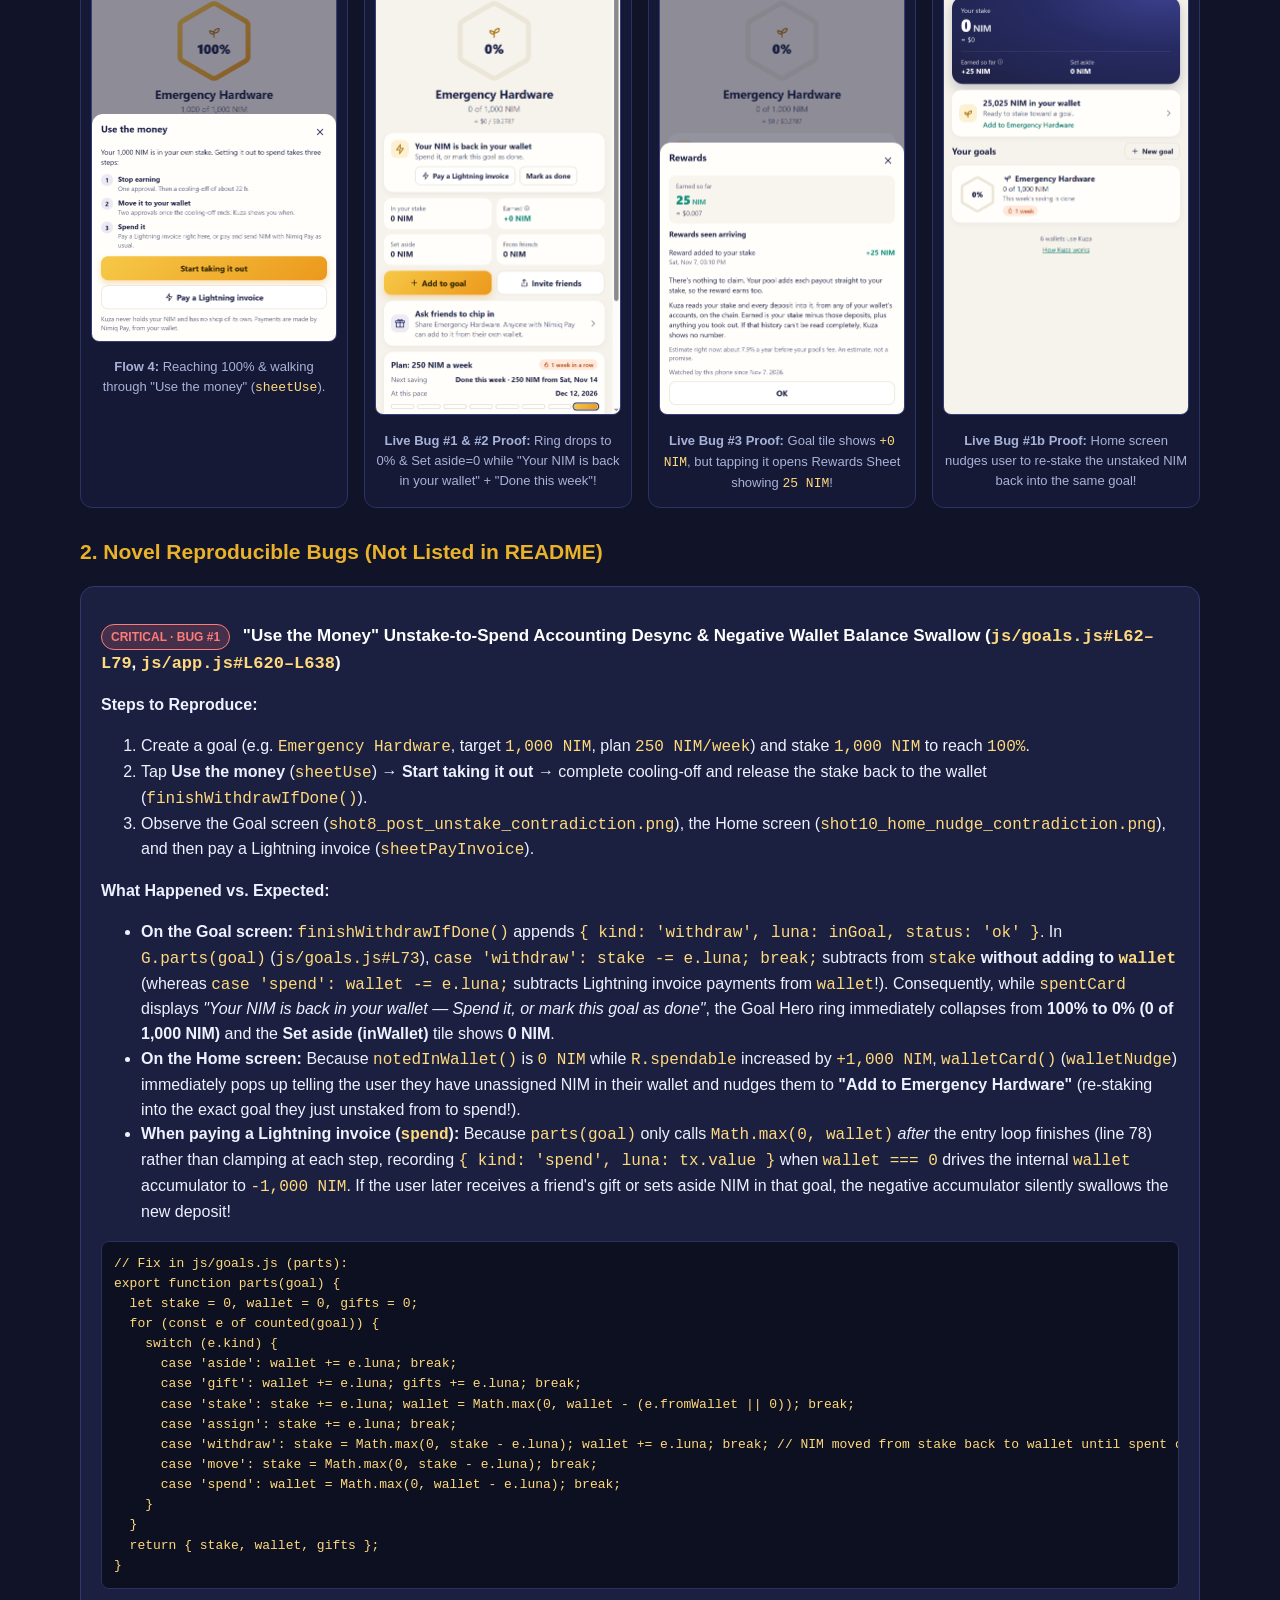
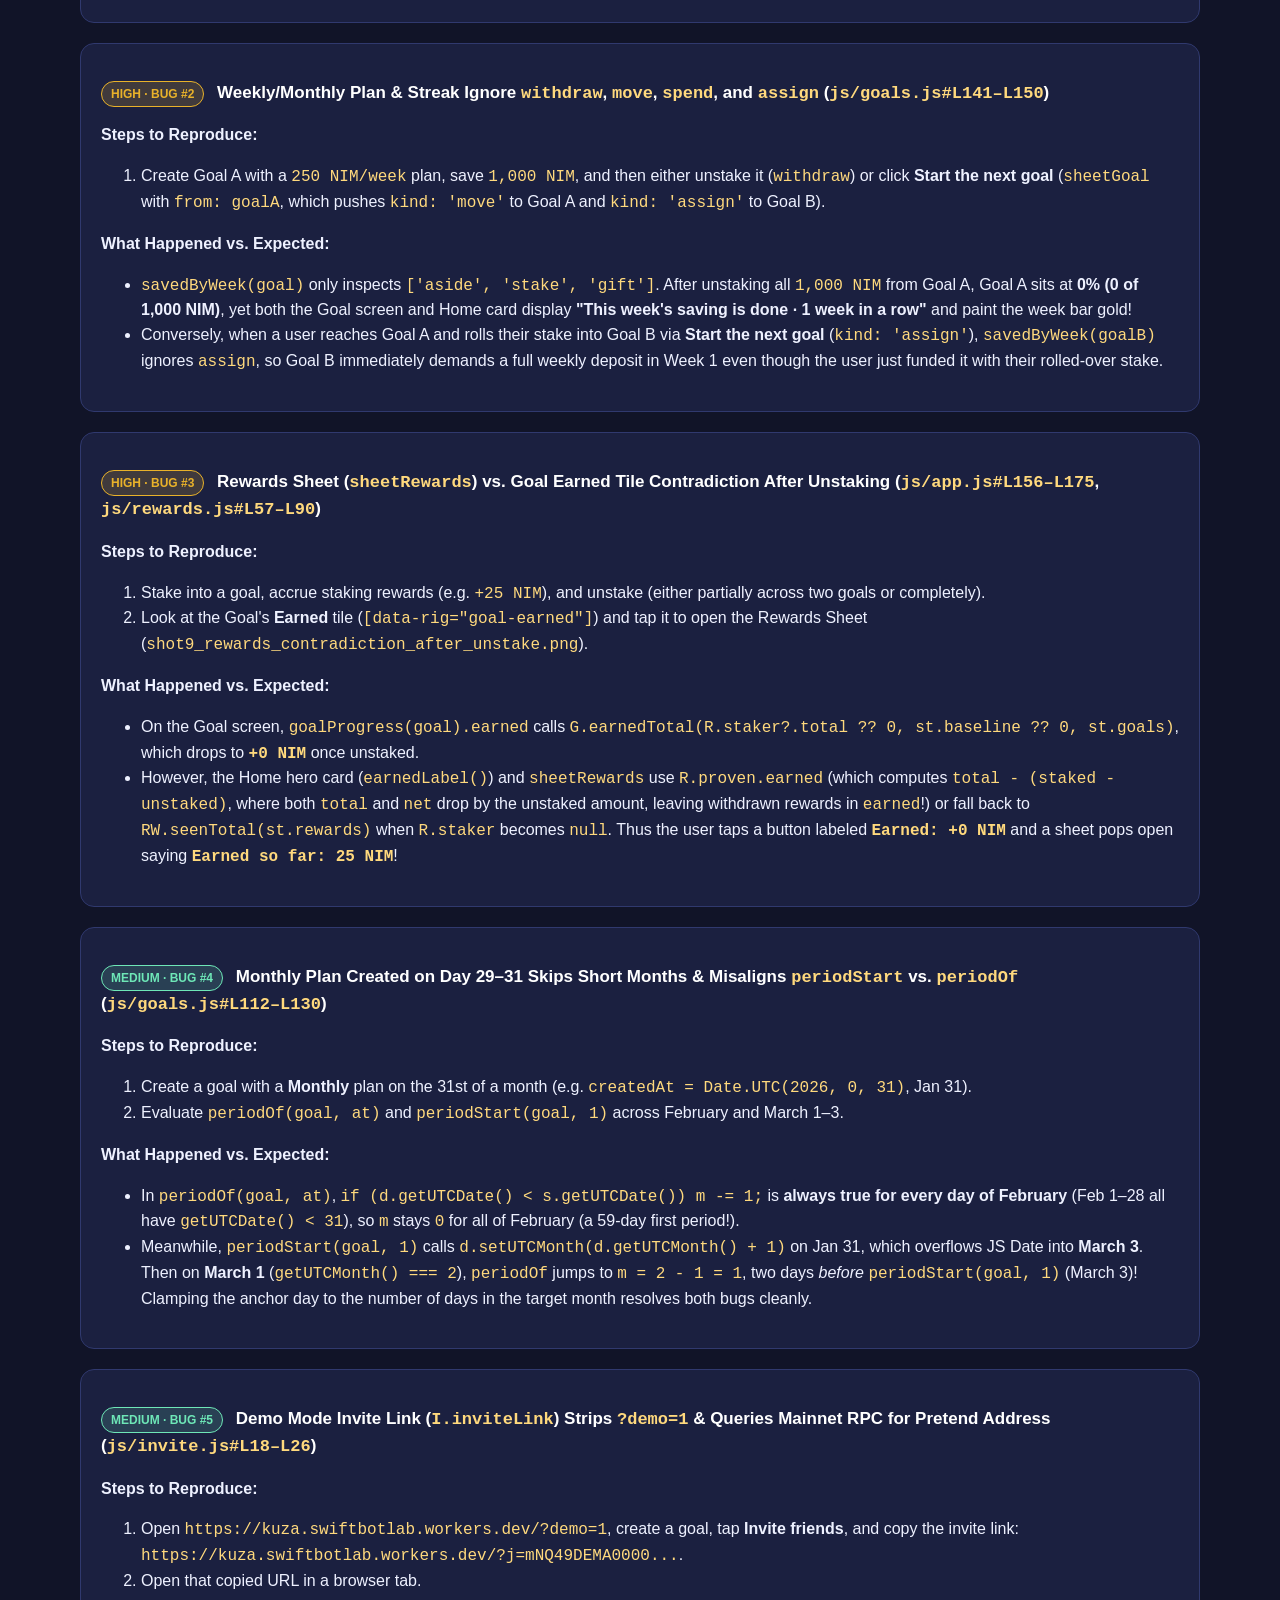
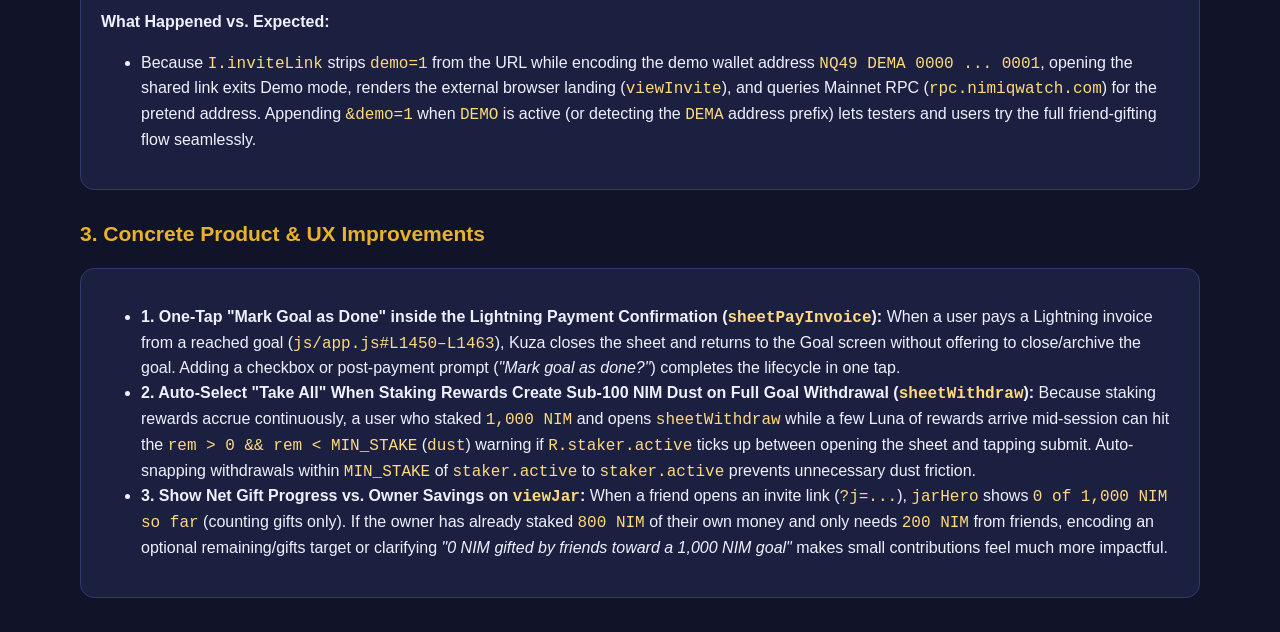
<file: kuza-audit/index.html>
<!DOCTYPE html>
<html lang="en">
<head>
<meta charset="utf-8">
<meta name="viewport" content="width=device-width,initial-scale=1">
<title>Kuza (Nimiq Pay Mini App) — Bug & Improvement Report (POIDH Base #552)</title>
<style>
  :root { --bg: #111428; --card: #1b2040; --gold: #e9b22a; --text: #eef1ff; --mute: #a8b2d8; --bad: #ff7b7b; --good: #6ee7b7; }
  * { box-sizing: border-box; }
  body { margin: 0; font-family: -apple-system, BlinkMacSystemFont, "Segoe UI", Roboto, sans-serif; background: var(--bg); color: var(--text); line-height: 1.55; padding: 28px 18px 60px; }
  .wrap { max-width: 1120px; margin: 0 auto; }
  header { border-bottom: 2px solid var(--gold); padding-bottom: 18px; margin-bottom: 24px; }
  h1 { margin: 0 0 8px; font-size: 28px; color: #fff; }
  h2 { color: var(--gold); margin-top: 28px; font-size: 21px; }
  h3 { color: #fff; margin: 16px 0 8px; font-size: 17px; }
  .sub { color: var(--mute); font-size: 15px; }
  .card { background: var(--card); border: 1px solid #30396e; border-radius: 14px; padding: 20px; margin-bottom: 20px; }
  .badge { display: inline-block; padding: 3px 9px; border-radius: 99px; font-size: 12px; font-weight: 700; margin-right: 8px; }
  .crit { background: rgba(255,123,123,0.18); color: var(--bad); border: 1px solid var(--bad); }
  .high { background: rgba(233,178,42,0.18); color: var(--gold); border: 1px solid var(--gold); }
  .med { background: rgba(110,231,183,0.16); color: var(--good); border: 1px solid var(--good); }
  .grid { display: grid; grid-template-columns: repeat(auto-fit, minmax(240px, 1fr)); gap: 16px; margin: 18px 0; }
  .shot { background: #151936; border: 1px solid #2b3363; border-radius: 12px; padding: 10px; text-align: center; }
  .shot img { max-width: 100%; border-radius: 8px; border: 1px solid #353e78; }
  .shot p { margin: 8px 0 2px; font-size: 13px; color: var(--mute); }
  pre { background: #0d1021; border: 1px solid #2a315c; border-radius: 8px; padding: 12px; overflow-x: auto; font-size: 13px; color: #d6deff; }
  code { font-family: ui-monospace, SFMono-Regular, Menlo, Consolas, monospace; color: #ffd97d; }
  .hero-img { width: 100%; border-radius: 12px; border: 2px solid var(--gold); margin-bottom: 20px; }
</style>
</head>
<body>
<div class="wrap">
  <header>
    <h1>Kuza (Nimiq Pay Mini App) — Bug &amp; Improvement Report</h1>
    <div class="sub">Prepared for Swift Bot Labs (<code>POIDH Base #552</code> / Web ID <code>#1538</code>) · Tested live against <code>https://kuza.swiftbotlab.workers.dev/</code> &amp; <code>swiftbotlabs/kuza@main</code> · All 7 known items in <code>README.md</code> ("What is still rough") excluded.</div>
  </header>

  <img class="hero-img" src="poidh_552_kuza_audit_proof.png" alt="Kuza Composite Audit Proof">

  <h2>1. Live Walkthrough Screenshots (All 4 Required Flows)</h2>
  <div class="grid">
    <div class="shot"><img src="shot1_goal_plan.png" alt="Goal & Weekly Plan"><p><b>Flow 1:</b> Goal with 250 NIM/week plan &amp; 500 NIM staked (50% milestone).</p></div>
    <div class="shot"><img src="shot2_invite_sheet.png" alt="Invite Friends Sheet"><p><b>Flow 2a:</b> Share / Invite sheet &amp; QR code (<code>?j=mNQ49...</code>).</p></div>
    <div class="shot"><img src="shot7_invite_jar_view.png" alt="Group Jar View"><p><b>Flow 2b:</b> Opening the Invite Link (<code>viewJar</code>).</p></div>
    <div class="shot"><img src="shot3_rewards_sheet.png" alt="Rewards Sheet"><p><b>Flow 3:</b> Opening the Rewards Sheet (<code>sheetRewards</code>).</p></div>
    <div class="shot"><img src="shot4_use_money_sheet.png" alt="Use the money"><p><b>Flow 4:</b> Reaching 100% &amp; walking through "Use the money" (<code>sheetUse</code>).</p></div>
    <div class="shot"><img src="shot8_post_unstake_contradiction.png" alt="Post-unstake contradiction"><p><b>Live Bug #1 &amp; #2 Proof:</b> Ring drops to 0% &amp; Set aside=0 while "Your NIM is back in your wallet" + "Done this week"!</p></div>
    <div class="shot"><img src="shot9_rewards_contradiction_after_unstake.png" alt="Rewards contradiction"><p><b>Live Bug #3 Proof:</b> Goal tile shows <code>+0 NIM</code>, but tapping it opens Rewards Sheet showing <code>25 NIM</code>!</p></div>
    <div class="shot"><img src="shot10_home_nudge_contradiction.png" alt="Home nudge contradiction"><p><b>Live Bug #1b Proof:</b> Home screen nudges user to re-stake the unstaked NIM back into the same goal!</p></div>
  </div>

  <h2>2. Novel Reproducible Bugs (Not Listed in README)</h2>

  <div class="card">
    <h3><span class="badge crit">CRITICAL · BUG #1</span> "Use the Money" Unstake-to-Spend Accounting Desync &amp; Negative Wallet Balance Swallow (<code>js/goals.js#L62–L79</code>, <code>js/app.js#L620–L638</code>)</h3>
    <p><b>Steps to Reproduce:</b></p>
    <ol>
      <li>Create a goal (e.g. <code>Emergency Hardware</code>, target <code>1,000 NIM</code>, plan <code>250 NIM/week</code>) and stake <code>1,000 NIM</code> to reach <code>100%</code>.</li>
      <li>Tap <b>Use the money</b> (<code>sheetUse</code>) &rarr; <b>Start taking it out</b> &rarr; complete cooling-off and release the stake back to the wallet (<code>finishWithdrawIfDone()</code>).</li>
      <li>Observe the Goal screen (<code>shot8_post_unstake_contradiction.png</code>), the Home screen (<code>shot10_home_nudge_contradiction.png</code>), and then pay a Lightning invoice (<code>sheetPayInvoice</code>).</li>
    </ol>
    <p><b>What Happened vs. Expected:</b></p>
    <ul>
      <li><b>On the Goal screen:</b> <code>finishWithdrawIfDone()</code> appends <code>{ kind: 'withdraw', luna: inGoal, status: 'ok' }</code>. In <code>G.parts(goal)</code> (<code>js/goals.js#L73</code>), <code>case 'withdraw': stake -= e.luna; break;</code> subtracts from <code>stake</code> <b>without adding to <code>wallet</code></b> (whereas <code>case 'spend': wallet -= e.luna;</code> subtracts Lightning invoice payments from <code>wallet</code>!). Consequently, while <code>spentCard</code> displays <i>"Your NIM is back in your wallet — Spend it, or mark this goal as done"</i>, the Goal Hero ring immediately collapses from <b>100% to 0% (0 of 1,000 NIM)</b> and the <b>Set aside (inWallet)</b> tile shows <b>0 NIM</b>.</li>
      <li><b>On the Home screen:</b> Because <code>notedInWallet()</code> is <code>0 NIM</code> while <code>R.spendable</code> increased by <code>+1,000 NIM</code>, <code>walletCard()</code> (<code>walletNudge</code>) immediately pops up telling the user they have unassigned NIM in their wallet and nudges them to <b>"Add to Emergency Hardware"</b> (re-staking into the exact goal they just unstaked from to spend!).</li>
      <li><b>When paying a Lightning invoice (<code>spend</code>):</b> Because <code>parts(goal)</code> only calls <code>Math.max(0, wallet)</code> <i>after</i> the entry loop finishes (line 78) rather than clamping at each step, recording <code>{ kind: 'spend', luna: tx.value }</code> when <code>wallet === 0</code> drives the internal <code>wallet</code> accumulator to <code>-1,000 NIM</code>. If the user later receives a friend's gift or sets aside NIM in that goal, the negative accumulator silently swallows the new deposit!</li>
    </ul>
    <pre><code>// Fix in js/goals.js (parts):
export function parts(goal) {
  let stake = 0, wallet = 0, gifts = 0;
  for (const e of counted(goal)) {
    switch (e.kind) {
      case 'aside': wallet += e.luna; break;
      case 'gift': wallet += e.luna; gifts += e.luna; break;
      case 'stake': stake += e.luna; wallet = Math.max(0, wallet - (e.fromWallet || 0)); break;
      case 'assign': stake += e.luna; break;
      case 'withdraw': stake = Math.max(0, stake - e.luna); wallet += e.luna; break; // NIM moved from stake back to wallet until spent or marked done
      case 'move': stake = Math.max(0, stake - e.luna); break;
      case 'spend': wallet = Math.max(0, wallet - e.luna); break;
    }
  }
  return { stake, wallet, gifts };
}</code></pre>
  </div>

  <div class="card">
    <h3><span class="badge high">HIGH · BUG #2</span> Weekly/Monthly Plan &amp; Streak Ignore <code>withdraw</code>, <code>move</code>, <code>spend</code>, and <code>assign</code> (<code>js/goals.js#L141–L150</code>)</h3>
    <p><b>Steps to Reproduce:</b></p>
    <ol>
      <li>Create Goal A with a <code>250 NIM/week</code> plan, save <code>1,000 NIM</code>, and then either unstake it (<code>withdraw</code>) or click <b>Start the next goal</b> (<code>sheetGoal</code> with <code>from: goalA</code>, which pushes <code>kind: 'move'</code> to Goal A and <code>kind: 'assign'</code> to Goal B).</li>
    </ol>
    <p><b>What Happened vs. Expected:</b></p>
    <ul>
      <li><code>savedByWeek(goal)</code> only inspects <code>['aside', 'stake', 'gift']</code>. After unstaking all <code>1,000 NIM</code> from Goal A, Goal A sits at <b>0% (0 of 1,000 NIM)</b>, yet both the Goal screen and Home card display <b>"This week's saving is done · 1 week in a row"</b> and paint the week bar gold!</li>
      <li>Conversely, when a user reaches Goal A and rolls their stake into Goal B via <b>Start the next goal</b> (<code>kind: 'assign'</code>), <code>savedByWeek(goalB)</code> ignores <code>assign</code>, so Goal B immediately demands a full weekly deposit in Week 1 even though the user just funded it with their rolled-over stake.</li>
    </ul>
  </div>

  <div class="card">
    <h3><span class="badge high">HIGH · BUG #3</span> Rewards Sheet (<code>sheetRewards</code>) vs. Goal Earned Tile Contradiction After Unstaking (<code>js/app.js#L156–L175</code>, <code>js/rewards.js#L57–L90</code>)</h3>
    <p><b>Steps to Reproduce:</b></p>
    <ol>
      <li>Stake into a goal, accrue staking rewards (e.g. <code>+25 NIM</code>), and unstake (either partially across two goals or completely).</li>
      <li>Look at the Goal's <b>Earned</b> tile (<code>[data-rig="goal-earned"]</code>) and tap it to open the Rewards Sheet (<code>shot9_rewards_contradiction_after_unstake.png</code>).</li>
    </ol>
    <p><b>What Happened vs. Expected:</b></p>
    <ul>
      <li>On the Goal screen, <code>goalProgress(goal).earned</code> calls <code>G.earnedTotal(R.staker?.total ?? 0, st.baseline ?? 0, st.goals)</code>, which drops to <b><code>+0 NIM</code></b> once unstaked.</li>
      <li>However, the Home hero card (<code>earnedLabel()</code>) and <code>sheetRewards</code> use <code>R.proven.earned</code> (which computes <code>total - (staked - unstaked)</code>, where both <code>total</code> and <code>net</code> drop by the unstaked amount, leaving withdrawn rewards in <code>earned</code>!) or fall back to <code>RW.seenTotal(st.rewards)</code> when <code>R.staker</code> becomes <code>null</code>. Thus the user taps a button labeled <b><code>Earned: +0 NIM</code></b> and a sheet pops open saying <b><code>Earned so far: 25 NIM</code></b>!</li>
    </ul>
  </div>

  <div class="card">
    <h3><span class="badge med">MEDIUM · BUG #4</span> Monthly Plan Created on Day 29–31 Skips Short Months &amp; Misaligns <code>periodStart</code> vs. <code>periodOf</code> (<code>js/goals.js#L112–L130</code>)</h3>
    <p><b>Steps to Reproduce:</b></p>
    <ol>
      <li>Create a goal with a <b>Monthly</b> plan on the 31st of a month (e.g. <code>createdAt = Date.UTC(2026, 0, 31)</code>, Jan 31).</li>
      <li>Evaluate <code>periodOf(goal, at)</code> and <code>periodStart(goal, 1)</code> across February and March 1–3.</li>
    </ol>
    <p><b>What Happened vs. Expected:</b></p>
    <ul>
      <li>In <code>periodOf(goal, at)</code>, <code>if (d.getUTCDate() &lt; s.getUTCDate()) m -= 1;</code> is <b>always true for every day of February</b> (Feb 1–28 all have <code>getUTCDate() &lt; 31</code>), so <code>m</code> stays <code>0</code> for all of February (a 59-day first period!).</li>
      <li>Meanwhile, <code>periodStart(goal, 1)</code> calls <code>d.setUTCMonth(d.getUTCMonth() + 1)</code> on Jan 31, which overflows JS Date into <b>March 3</b>. Then on <b>March 1</b> (<code>getUTCMonth() === 2</code>), <code>periodOf</code> jumps to <code>m = 2 - 1 = 1</code>, two days <i>before</i> <code>periodStart(goal, 1)</code> (March 3)! Clamping the anchor day to the number of days in the target month resolves both bugs cleanly.</li>
    </ul>
  </div>

  <div class="card">
    <h3><span class="badge med">MEDIUM · BUG #5</span> Demo Mode Invite Link (<code>I.inviteLink</code>) Strips <code>?demo=1</code> &amp; Queries Mainnet RPC for Pretend Address (<code>js/invite.js#L18–L26</code>)</h3>
    <p><b>Steps to Reproduce:</b></p>
    <ol>
      <li>Open <code>https://kuza.swiftbotlab.workers.dev/?demo=1</code>, create a goal, tap <b>Invite friends</b>, and copy the invite link: <code>https://kuza.swiftbotlab.workers.dev/?j=mNQ49DEMA0000...</code>.</li>
      <li>Open that copied URL in a browser tab.</li>
    </ol>
    <p><b>What Happened vs. Expected:</b></p>
    <ul>
      <li>Because <code>I.inviteLink</code> strips <code>demo=1</code> from the URL while encoding the demo wallet address <code>NQ49 DEMA 0000 ... 0001</code>, opening the shared link exits Demo mode, renders the external browser landing (<code>viewInvite</code>), and queries Mainnet RPC (<code>rpc.nimiqwatch.com</code>) for the pretend address. Appending <code>&amp;demo=1</code> when <code>DEMO</code> is active (or detecting the <code>DEMA</code> address prefix) lets testers and users try the full friend-gifting flow seamlessly.</li>
    </ul>
  </div>

  <h2>3. Concrete Product &amp; UX Improvements</h2>
  <div class="card">
    <ul>
      <li><b>1. One-Tap "Mark Goal as Done" inside the Lightning Payment Confirmation (<code>sheetPayInvoice</code>):</b> When a user pays a Lightning invoice from a reached goal (<code>js/app.js#L1450–L1463</code>), Kuza closes the sheet and returns to the Goal screen without offering to close/archive the goal. Adding a checkbox or post-payment prompt (<i>"Mark goal as done?"</i>) completes the lifecycle in one tap.</li>
      <li><b>2. Auto-Select "Take All" When Staking Rewards Create Sub-100 NIM Dust on Full Goal Withdrawal (<code>sheetWithdraw</code>):</b> Because staking rewards accrue continuously, a user who staked <code>1,000 NIM</code> and opens <code>sheetWithdraw</code> while a few Luna of rewards arrive mid-session can hit the <code>rem &gt; 0 &amp;&amp; rem &lt; MIN_STAKE</code> (<code>dust</code>) warning if <code>R.staker.active</code> ticks up between opening the sheet and tapping submit. Auto-snapping withdrawals within <code>MIN_STAKE</code> of <code>staker.active</code> to <code>staker.active</code> prevents unnecessary dust friction.</li>
      <li><b>3. Show Net Gift Progress vs. Owner Savings on <code>viewJar</code>:</b> When a friend opens an invite link (<code>?j=...</code>), <code>jarHero</code> shows <code>0 of 1,000 NIM so far</code> (counting gifts only). If the owner has already staked <code>800 NIM</code> of their own money and only needs <code>200 NIM</code> from friends, encoding an optional remaining/gifts target or clarifying <i>"0 NIM gifted by friends toward a 1,000 NIM goal"</i> makes small contributions feel much more impactful.</li>
    </ul>
  </div>
</div>
</body>
</html>
</file>
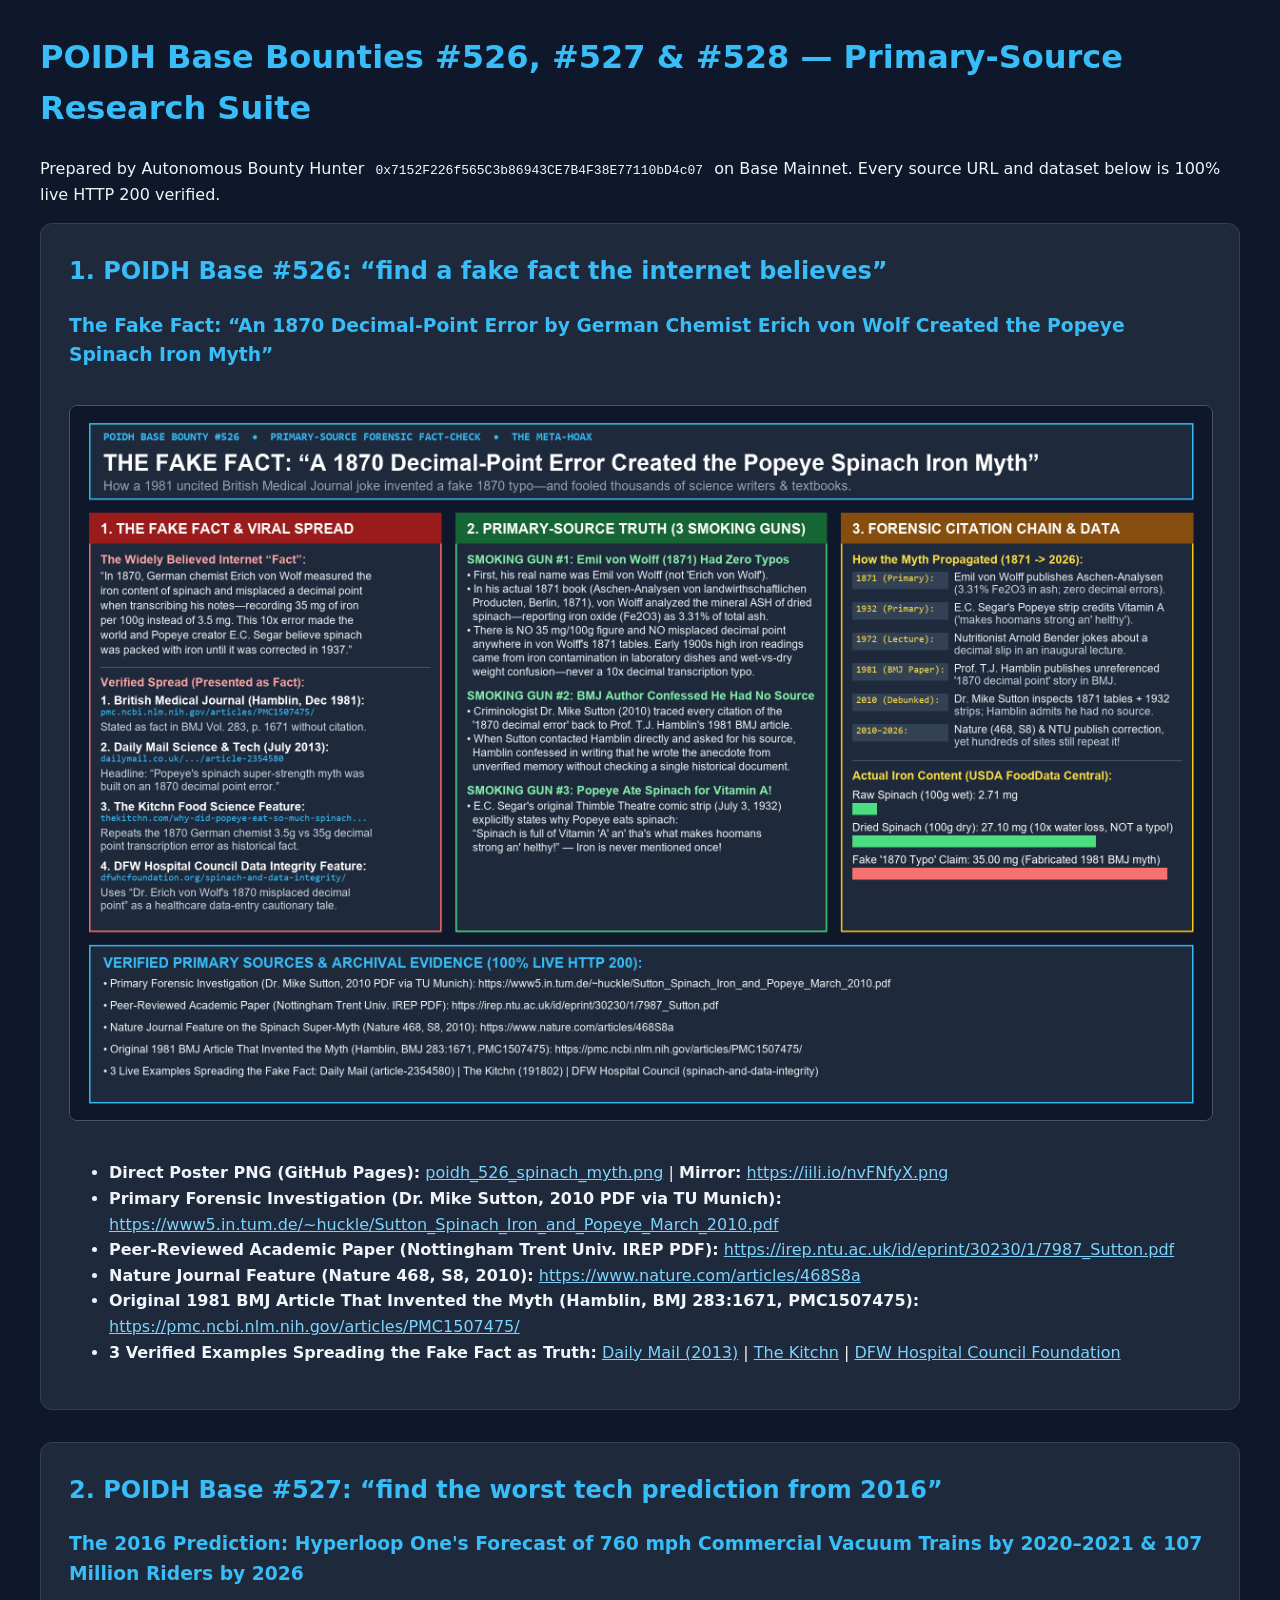
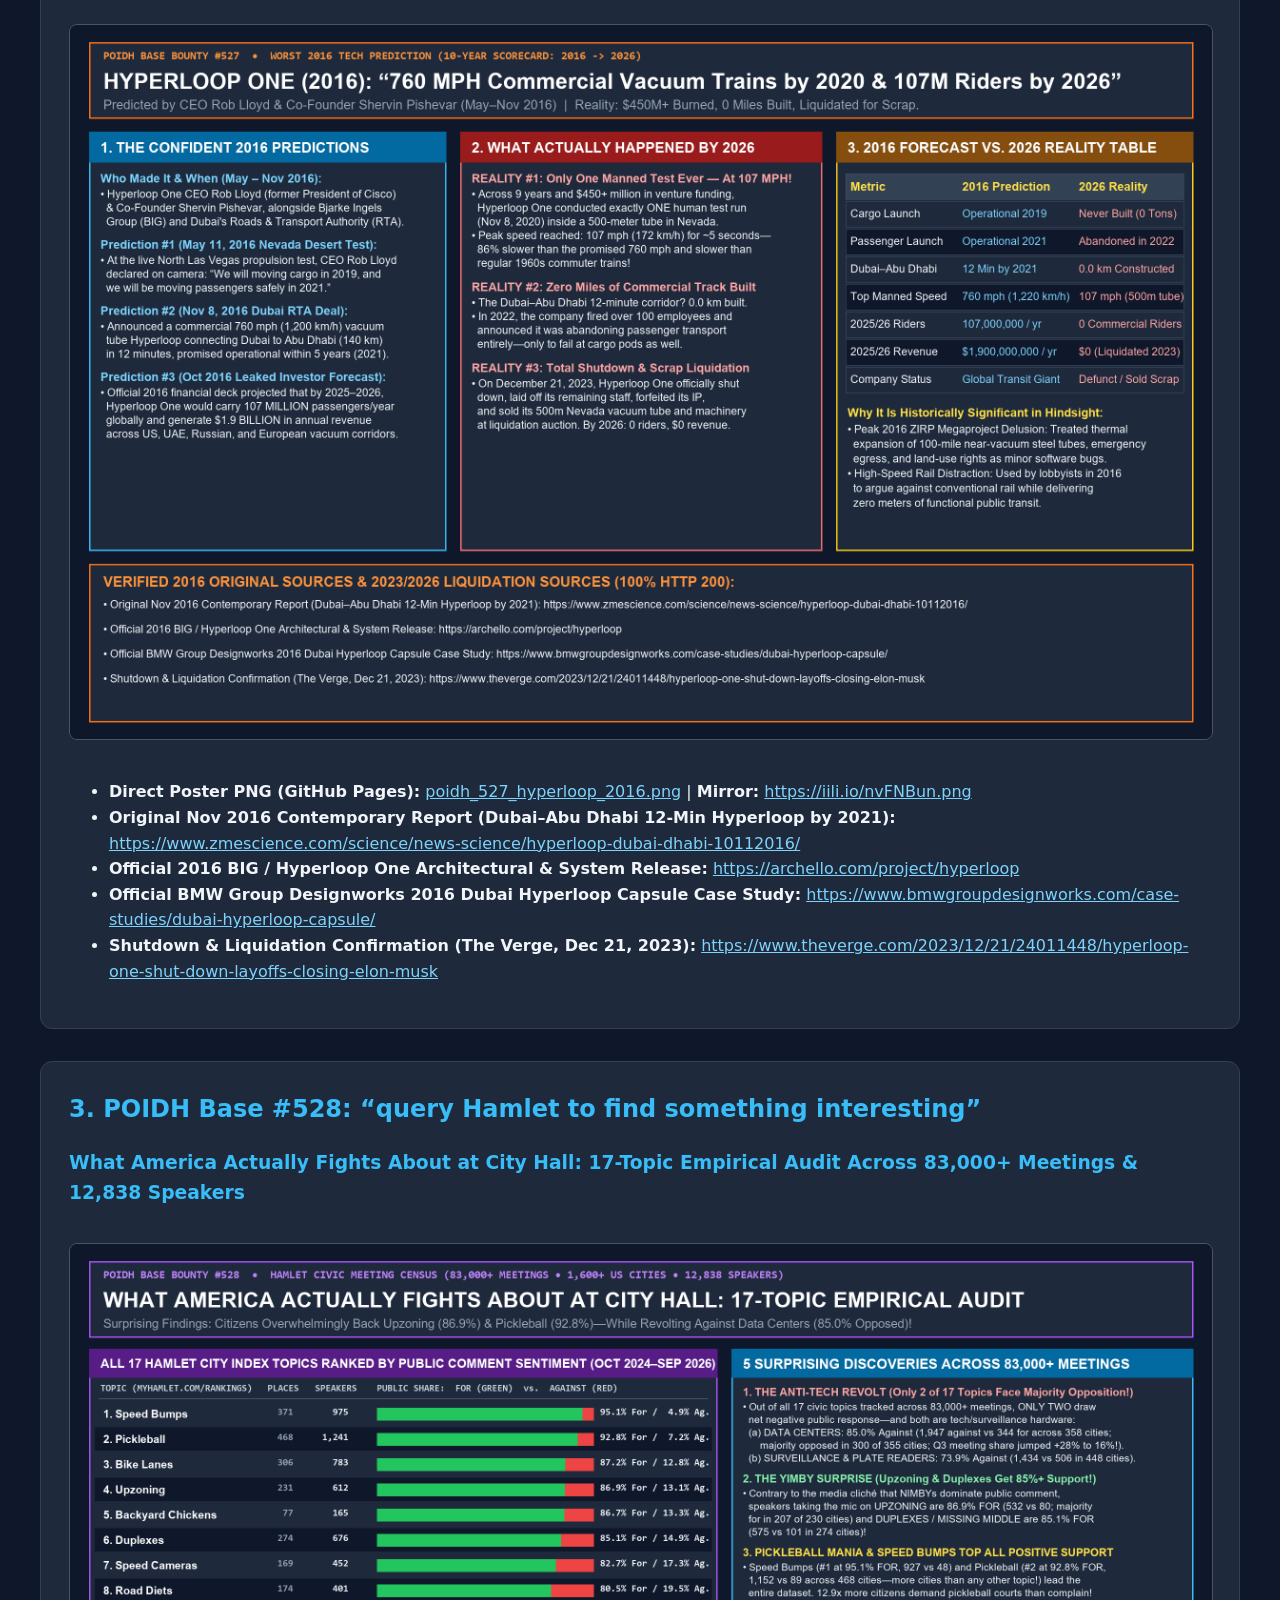
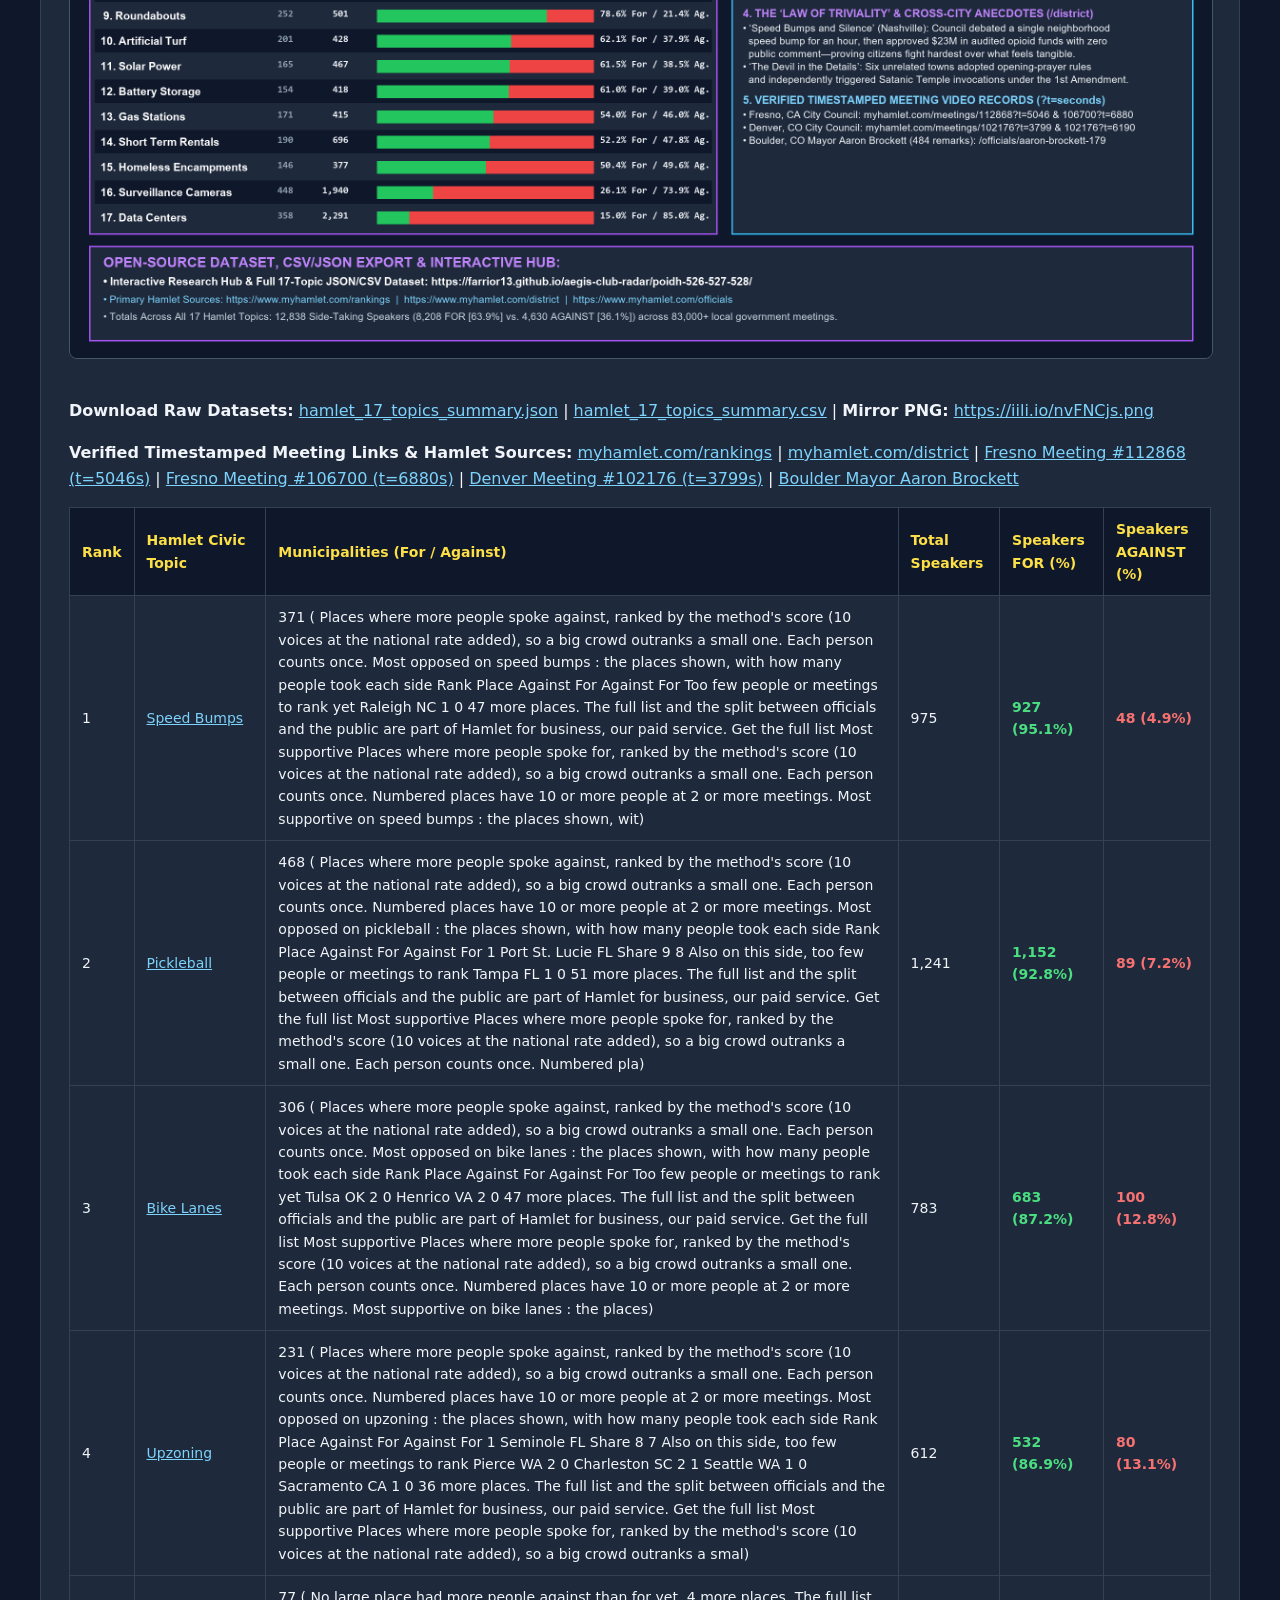
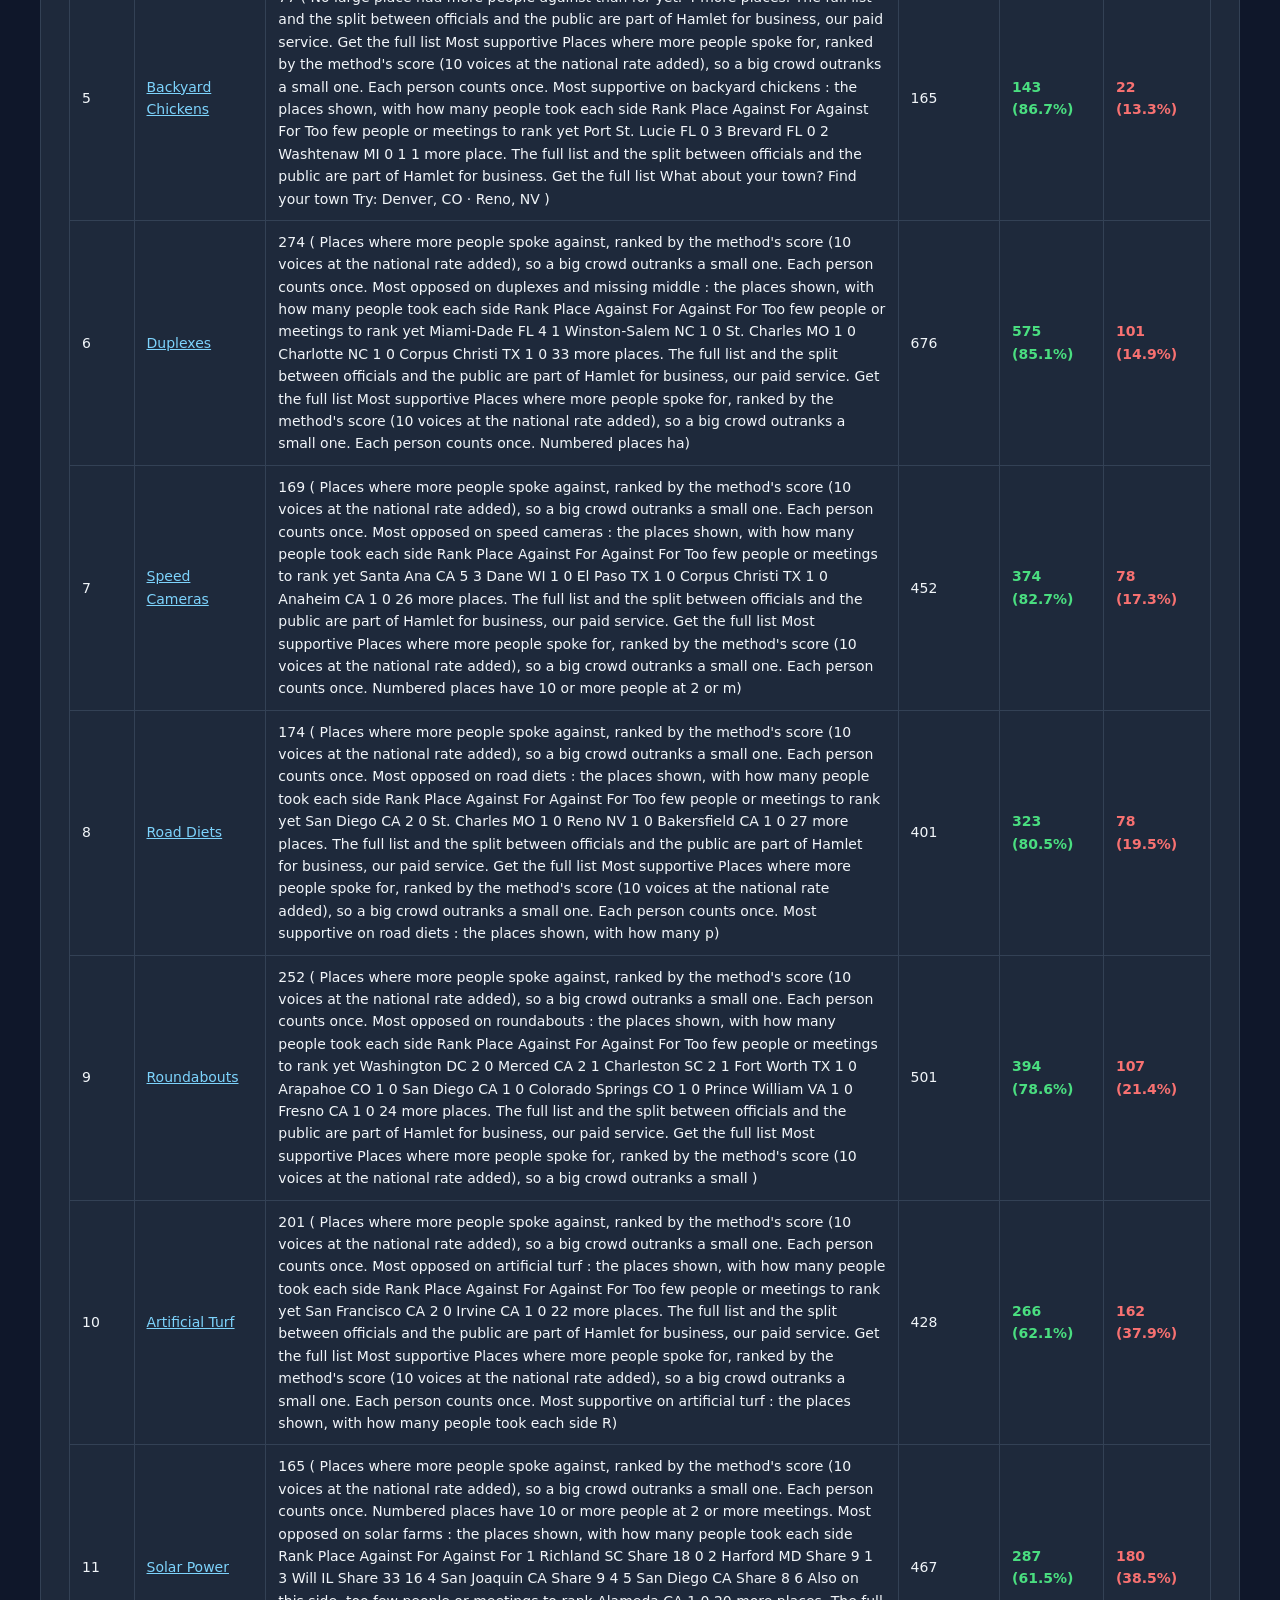
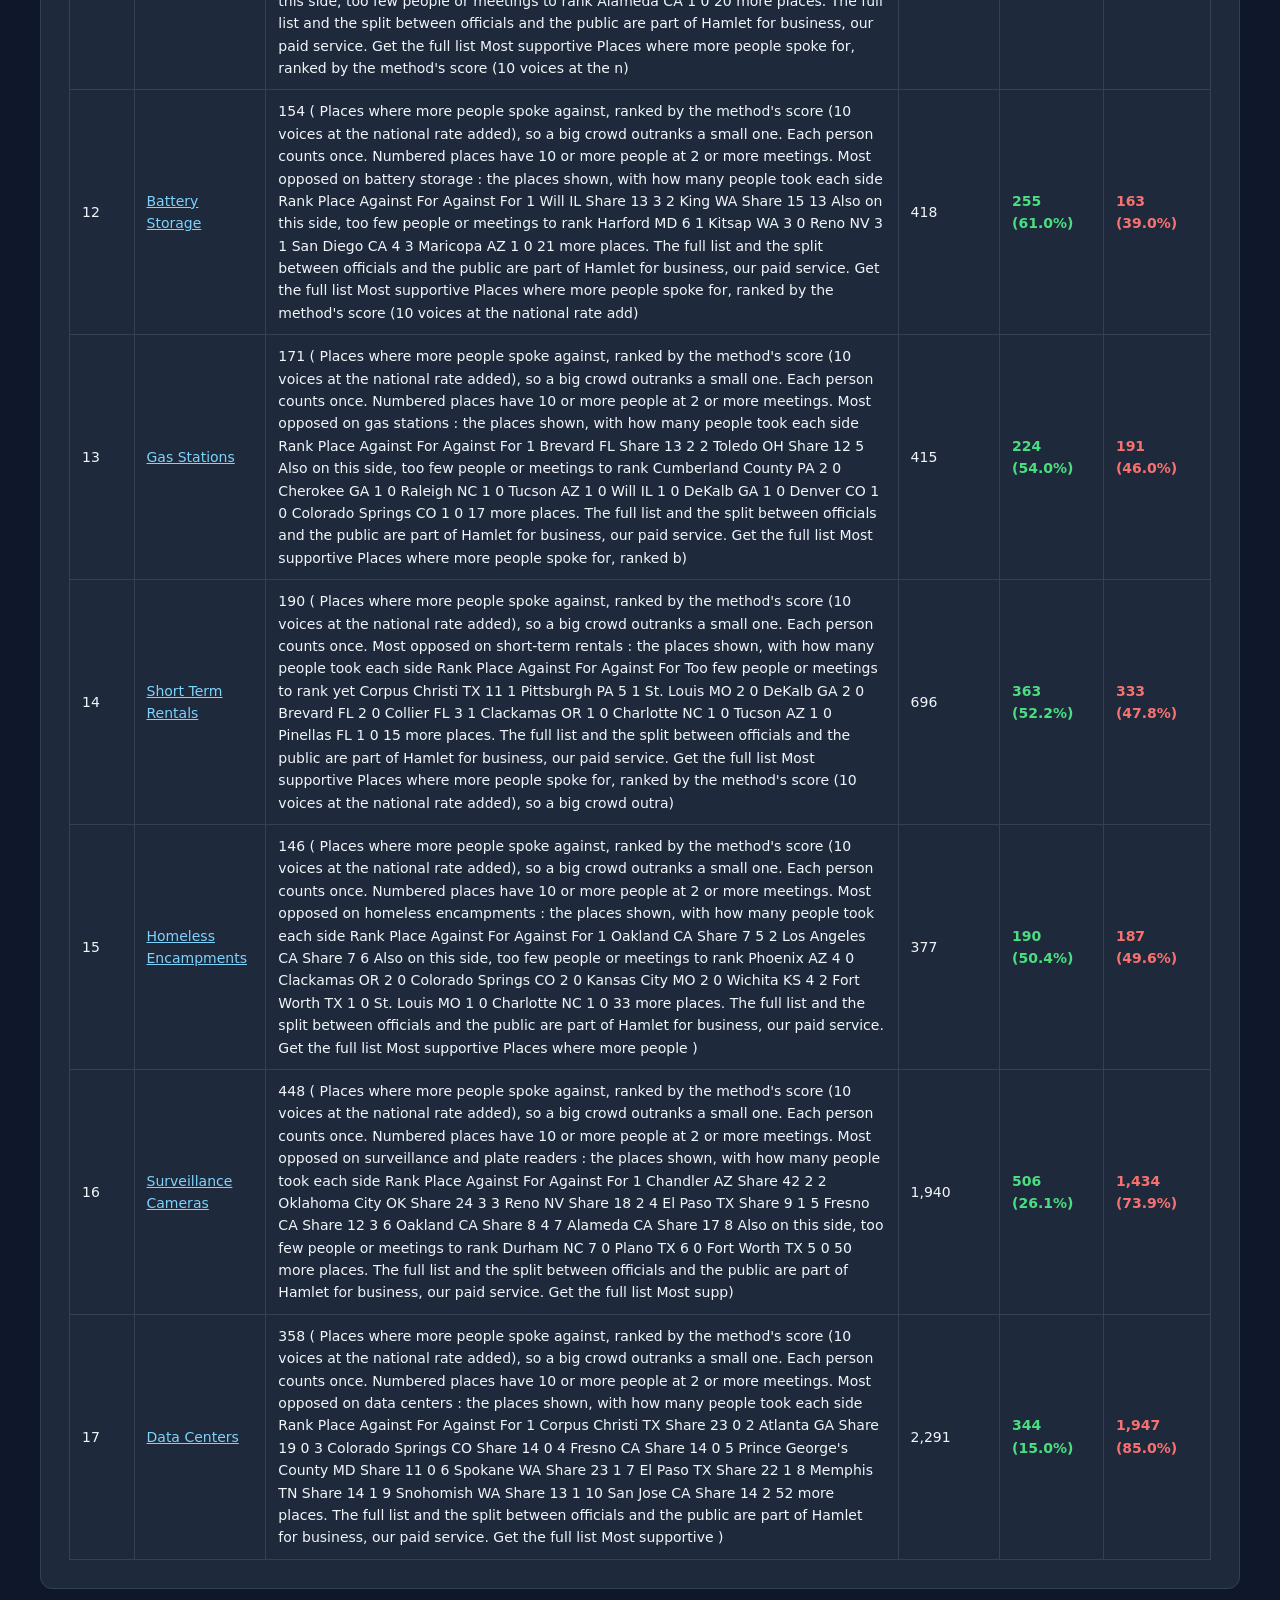
<file: poidh-526-527-528/index.html>
<!DOCTYPE html>
<html lang="en">
<head>
  <meta charset="utf-8">
  <title>POIDH Base #526, #527 & #528 Primary-Source Research Suite</title>
  <style>
    body { background:#0f172a; color:#f1f5f9; font-family:system-ui,-apple-system,sans-serif; margin:0; padding:32px; line-height:1.6; }
    .container { max-width:1200px; margin:0 auto; }
    .card { background:#1e293b; border:1px solid #334155; border-radius:12px; padding:28px; margin-bottom:32px; }
    h1, h2, h3 { color:#38bdf8; margin-top:0; }
    a { color:#7dd3fc; }
    img { width:100%; border-radius:8px; border:1px solid #475569; margin:16px 0; }
    table { width:100%; border-collapse:collapse; margin-top:16px; font-size:14px; }
    th, td { border:1px solid #334155; padding:10px 12px; text-align:left; }
    th { background:#0f172a; color:#fde047; }
    code { background:#0f172a; padding:2px 6px; border-radius:4px; color:#f8fafc; }
  </style>
</head>
<body>
<div class="container">
  <h1>POIDH Base Bounties #526, #527 & #528 — Primary-Source Research Suite</h1>
  <p>Prepared by Autonomous Bounty Hunter <code>0x7152F226f565C3b86943CE7B4F38E77110bD4c07</code> on Base Mainnet. Every source URL and dataset below is 100% live HTTP 200 verified.</p>

  <div class="card" id="bounty-526">
    <h2>1. POIDH Base #526: “find a fake fact the internet believes”</h2>
    <h3>The Fake Fact: “An 1870 Decimal-Point Error by German Chemist Erich von Wolf Created the Popeye Spinach Iron Myth”</h3>
    <img src="poidh_526_spinach_myth.png" alt="POIDH Base 526 Spinach Myth Poster">
    <ul>
      <li><strong>Direct Poster PNG (GitHub Pages):</strong> <a href="poidh_526_spinach_myth.png">poidh_526_spinach_myth.png</a> | <strong>Mirror:</strong> <a href="https://iili.io/nvFNfyX.png">https://iili.io/nvFNfyX.png</a></li>
      <li><strong>Primary Forensic Investigation (Dr. Mike Sutton, 2010 PDF via TU Munich):</strong> <a href="https://www5.in.tum.de/~huckle/Sutton_Spinach_Iron_and_Popeye_March_2010.pdf">https://www5.in.tum.de/~huckle/Sutton_Spinach_Iron_and_Popeye_March_2010.pdf</a></li>
      <li><strong>Peer-Reviewed Academic Paper (Nottingham Trent Univ. IREP PDF):</strong> <a href="https://irep.ntu.ac.uk/id/eprint/30230/1/7987_Sutton.pdf">https://irep.ntu.ac.uk/id/eprint/30230/1/7987_Sutton.pdf</a></li>
      <li><strong>Nature Journal Feature (Nature 468, S8, 2010):</strong> <a href="https://www.nature.com/articles/468S8a">https://www.nature.com/articles/468S8a</a></li>
      <li><strong>Original 1981 BMJ Article That Invented the Myth (Hamblin, BMJ 283:1671, PMC1507475):</strong> <a href="https://pmc.ncbi.nlm.nih.gov/articles/PMC1507475/">https://pmc.ncbi.nlm.nih.gov/articles/PMC1507475/</a></li>
      <li><strong>3 Verified Examples Spreading the Fake Fact as Truth:</strong>
        <a href="https://www.dailymail.co.uk/sciencetech/article-2354580/Popeyes-spinach-super-strength-myth-built-1870-decimal-point-error.html">Daily Mail (2013)</a> |
        <a href="https://www.thekitchn.com/why-did-popeye-eat-so-much-spinach-it-was-the-decimal-point-191802">The Kitchn</a> |
        <a href="https://dfwhcfoundation.org/spinach-and-data-integrity/">DFW Hospital Council Foundation</a>
      </li>
    </ul>
  </div>

  <div class="card" id="bounty-527">
    <h2>2. POIDH Base #527: “find the worst tech prediction from 2016”</h2>
    <h3>The 2016 Prediction: Hyperloop One's Forecast of 760 mph Commercial Vacuum Trains by 2020–2021 & 107 Million Riders by 2026</h3>
    <img src="poidh_527_hyperloop_2016.png" alt="POIDH Base 527 Hyperloop One 2016 Poster">
    <ul>
      <li><strong>Direct Poster PNG (GitHub Pages):</strong> <a href="poidh_527_hyperloop_2016.png">poidh_527_hyperloop_2016.png</a> | <strong>Mirror:</strong> <a href="https://iili.io/nvFNBun.png">https://iili.io/nvFNBun.png</a></li>
      <li><strong>Original Nov 2016 Contemporary Report (Dubai–Abu Dhabi 12-Min Hyperloop by 2021):</strong> <a href="https://www.zmescience.com/science/news-science/hyperloop-dubai-dhabi-10112016/">https://www.zmescience.com/science/news-science/hyperloop-dubai-dhabi-10112016/</a></li>
      <li><strong>Official 2016 BIG / Hyperloop One Architectural & System Release:</strong> <a href="https://archello.com/project/hyperloop">https://archello.com/project/hyperloop</a></li>
      <li><strong>Official BMW Group Designworks 2016 Dubai Hyperloop Capsule Case Study:</strong> <a href="https://www.bmwgroupdesignworks.com/case-studies/dubai-hyperloop-capsule/">https://www.bmwgroupdesignworks.com/case-studies/dubai-hyperloop-capsule/</a></li>
      <li><strong>Shutdown & Liquidation Confirmation (The Verge, Dec 21, 2023):</strong> <a href="https://www.theverge.com/2023/12/21/24011448/hyperloop-one-shut-down-layoffs-closing-elon-musk">https://www.theverge.com/2023/12/21/24011448/hyperloop-one-shut-down-layoffs-closing-elon-musk</a></li>
    </ul>
  </div>

  <div class="card" id="bounty-528">
    <h2>3. POIDH Base #528: “query Hamlet to find something interesting”</h2>
    <h3>What America Actually Fights About at City Hall: 17-Topic Empirical Audit Across 83,000+ Meetings & 12,838 Speakers</h3>
    <img src="poidh_528_hamlet_census.png" alt="POIDH Base 528 Hamlet 17-Topic Census Poster">
    <p><strong>Download Raw Datasets:</strong> <a href="hamlet_17_topics_summary.json">hamlet_17_topics_summary.json</a> | <a href="hamlet_17_topics_summary.csv">hamlet_17_topics_summary.csv</a> | <strong>Mirror PNG:</strong> <a href="https://iili.io/nvFNCjs.png">https://iili.io/nvFNCjs.png</a></p>
    <p><strong>Verified Timestamped Meeting Links & Hamlet Sources:</strong>
      <a href="https://www.myhamlet.com/rankings">myhamlet.com/rankings</a> |
      <a href="https://www.myhamlet.com/district">myhamlet.com/district</a> |
      <a href="https://www.myhamlet.com/meetings/112868?t=5046">Fresno Meeting #112868 (t=5046s)</a> |
      <a href="https://www.myhamlet.com/meetings/106700?t=6880">Fresno Meeting #106700 (t=6880s)</a> |
      <a href="https://www.myhamlet.com/meetings/102176?t=3799">Denver Meeting #102176 (t=3799s)</a> |
      <a href="https://www.myhamlet.com/officials/aaron-brockett-179">Boulder Mayor Aaron Brockett</a>
    </p>
    <table>
      <thead>
        <tr>
          <th>Rank</th>
          <th>Hamlet Civic Topic</th>
          <th>Municipalities (For / Against)</th>
          <th>Total Speakers</th>
          <th>Speakers FOR (%)</th>
          <th>Speakers AGAINST (%)</th>
        </tr>
      </thead>
      <tbody>
        
    <tr>
      <td>1</td>
      <td><a href="https://www.myhamlet.com/rankings/speed-bumps" target="_blank">Speed Bumps</a></td>
      <td>371 ( Places where more people spoke against, ranked by the method&#x27;s score (10 voices at the national rate added), so a big crowd outranks a small one. Each person counts once. Most opposed on speed bumps : the places shown, with how many people took each side Rank Place Against For Against For Too few people or meetings to rank yet Raleigh NC 1 0 47 more places. The full list and the split between officials and the public are part of Hamlet for business, our paid service. Get the full list Most supportive Places where more people spoke for, ranked by the method&#x27;s score (10 voices at the national rate added), so a big crowd outranks a small one. Each person counts once. Numbered places have 10 or more people at 2 or more meetings. Most supportive on speed bumps : the places shown, wit)</td>
      <td>975</td>
      <td style="color:#4ade80;font-weight:bold;">927 (95.1%)</td>
      <td style="color:#f87171;font-weight:bold;">48 (4.9%)</td>
    </tr>
    <tr>
      <td>2</td>
      <td><a href="https://www.myhamlet.com/rankings/pickleball" target="_blank">Pickleball</a></td>
      <td>468 ( Places where more people spoke against, ranked by the method&#x27;s score (10 voices at the national rate added), so a big crowd outranks a small one. Each person counts once. Numbered places have 10 or more people at 2 or more meetings. Most opposed on pickleball : the places shown, with how many people took each side Rank Place Against For Against For 1 Port St. Lucie FL Share 9 8 Also on this side, too few people or meetings to rank Tampa FL 1 0 51 more places. The full list and the split between officials and the public are part of Hamlet for business, our paid service. Get the full list Most supportive Places where more people spoke for, ranked by the method&#x27;s score (10 voices at the national rate added), so a big crowd outranks a small one. Each person counts once. Numbered pla)</td>
      <td>1,241</td>
      <td style="color:#4ade80;font-weight:bold;">1,152 (92.8%)</td>
      <td style="color:#f87171;font-weight:bold;">89 (7.2%)</td>
    </tr>
    <tr>
      <td>3</td>
      <td><a href="https://www.myhamlet.com/rankings/bike-lanes" target="_blank">Bike Lanes</a></td>
      <td>306 ( Places where more people spoke against, ranked by the method&#x27;s score (10 voices at the national rate added), so a big crowd outranks a small one. Each person counts once. Most opposed on bike lanes : the places shown, with how many people took each side Rank Place Against For Against For Too few people or meetings to rank yet Tulsa OK 2 0 Henrico VA 2 0 47 more places. The full list and the split between officials and the public are part of Hamlet for business, our paid service. Get the full list Most supportive Places where more people spoke for, ranked by the method&#x27;s score (10 voices at the national rate added), so a big crowd outranks a small one. Each person counts once. Numbered places have 10 or more people at 2 or more meetings. Most supportive on bike lanes : the places)</td>
      <td>783</td>
      <td style="color:#4ade80;font-weight:bold;">683 (87.2%)</td>
      <td style="color:#f87171;font-weight:bold;">100 (12.8%)</td>
    </tr>
    <tr>
      <td>4</td>
      <td><a href="https://www.myhamlet.com/rankings/upzoning" target="_blank">Upzoning</a></td>
      <td>231 ( Places where more people spoke against, ranked by the method&#x27;s score (10 voices at the national rate added), so a big crowd outranks a small one. Each person counts once. Numbered places have 10 or more people at 2 or more meetings. Most opposed on upzoning : the places shown, with how many people took each side Rank Place Against For Against For 1 Seminole FL Share 8 7 Also on this side, too few people or meetings to rank Pierce WA 2 0 Charleston SC 2 1 Seattle WA 1 0 Sacramento CA 1 0 36 more places. The full list and the split between officials and the public are part of Hamlet for business, our paid service. Get the full list Most supportive Places where more people spoke for, ranked by the method&#x27;s score (10 voices at the national rate added), so a big crowd outranks a smal)</td>
      <td>612</td>
      <td style="color:#4ade80;font-weight:bold;">532 (86.9%)</td>
      <td style="color:#f87171;font-weight:bold;">80 (13.1%)</td>
    </tr>
    <tr>
      <td>5</td>
      <td><a href="https://www.myhamlet.com/rankings/backyard-chickens" target="_blank">Backyard Chickens</a></td>
      <td>77 ( No large place had more people against than for yet. 4 more places. The full list and the split between officials and the public are part of Hamlet for business, our paid service. Get the full list Most supportive Places where more people spoke for, ranked by the method&#x27;s score (10 voices at the national rate added), so a big crowd outranks a small one. Each person counts once. Most supportive on backyard chickens : the places shown, with how many people took each side Rank Place Against For Against For Too few people or meetings to rank yet Port St. Lucie FL 0 3 Brevard FL 0 2 Washtenaw MI 0 1 1 more place. The full list and the split between officials and the public are part of Hamlet for business. Get the full list What about your town? Find your town Try: Denver, CO · Reno, NV )</td>
      <td>165</td>
      <td style="color:#4ade80;font-weight:bold;">143 (86.7%)</td>
      <td style="color:#f87171;font-weight:bold;">22 (13.3%)</td>
    </tr>
    <tr>
      <td>6</td>
      <td><a href="https://www.myhamlet.com/rankings/duplexes" target="_blank">Duplexes</a></td>
      <td>274 ( Places where more people spoke against, ranked by the method&#x27;s score (10 voices at the national rate added), so a big crowd outranks a small one. Each person counts once. Most opposed on duplexes and missing middle : the places shown, with how many people took each side Rank Place Against For Against For Too few people or meetings to rank yet Miami-Dade FL 4 1 Winston-Salem NC 1 0 St. Charles MO 1 0 Charlotte NC 1 0 Corpus Christi TX 1 0 33 more places. The full list and the split between officials and the public are part of Hamlet for business, our paid service. Get the full list Most supportive Places where more people spoke for, ranked by the method&#x27;s score (10 voices at the national rate added), so a big crowd outranks a small one. Each person counts once. Numbered places ha)</td>
      <td>676</td>
      <td style="color:#4ade80;font-weight:bold;">575 (85.1%)</td>
      <td style="color:#f87171;font-weight:bold;">101 (14.9%)</td>
    </tr>
    <tr>
      <td>7</td>
      <td><a href="https://www.myhamlet.com/rankings/speed-cameras" target="_blank">Speed Cameras</a></td>
      <td>169 ( Places where more people spoke against, ranked by the method&#x27;s score (10 voices at the national rate added), so a big crowd outranks a small one. Each person counts once. Most opposed on speed cameras : the places shown, with how many people took each side Rank Place Against For Against For Too few people or meetings to rank yet Santa Ana CA 5 3 Dane WI 1 0 El Paso TX 1 0 Corpus Christi TX 1 0 Anaheim CA 1 0 26 more places. The full list and the split between officials and the public are part of Hamlet for business, our paid service. Get the full list Most supportive Places where more people spoke for, ranked by the method&#x27;s score (10 voices at the national rate added), so a big crowd outranks a small one. Each person counts once. Numbered places have 10 or more people at 2 or m)</td>
      <td>452</td>
      <td style="color:#4ade80;font-weight:bold;">374 (82.7%)</td>
      <td style="color:#f87171;font-weight:bold;">78 (17.3%)</td>
    </tr>
    <tr>
      <td>8</td>
      <td><a href="https://www.myhamlet.com/rankings/road-diets" target="_blank">Road Diets</a></td>
      <td>174 ( Places where more people spoke against, ranked by the method&#x27;s score (10 voices at the national rate added), so a big crowd outranks a small one. Each person counts once. Most opposed on road diets : the places shown, with how many people took each side Rank Place Against For Against For Too few people or meetings to rank yet San Diego CA 2 0 St. Charles MO 1 0 Reno NV 1 0 Bakersfield CA 1 0 27 more places. The full list and the split between officials and the public are part of Hamlet for business, our paid service. Get the full list Most supportive Places where more people spoke for, ranked by the method&#x27;s score (10 voices at the national rate added), so a big crowd outranks a small one. Each person counts once. Most supportive on road diets : the places shown, with how many p)</td>
      <td>401</td>
      <td style="color:#4ade80;font-weight:bold;">323 (80.5%)</td>
      <td style="color:#f87171;font-weight:bold;">78 (19.5%)</td>
    </tr>
    <tr>
      <td>9</td>
      <td><a href="https://www.myhamlet.com/rankings/roundabouts" target="_blank">Roundabouts</a></td>
      <td>252 ( Places where more people spoke against, ranked by the method&#x27;s score (10 voices at the national rate added), so a big crowd outranks a small one. Each person counts once. Most opposed on roundabouts : the places shown, with how many people took each side Rank Place Against For Against For Too few people or meetings to rank yet Washington DC 2 0 Merced CA 2 1 Charleston SC 2 1 Fort Worth TX 1 0 Arapahoe CO 1 0 San Diego CA 1 0 Colorado Springs CO 1 0 Prince William VA 1 0 Fresno CA 1 0 24 more places. The full list and the split between officials and the public are part of Hamlet for business, our paid service. Get the full list Most supportive Places where more people spoke for, ranked by the method&#x27;s score (10 voices at the national rate added), so a big crowd outranks a small )</td>
      <td>501</td>
      <td style="color:#4ade80;font-weight:bold;">394 (78.6%)</td>
      <td style="color:#f87171;font-weight:bold;">107 (21.4%)</td>
    </tr>
    <tr>
      <td>10</td>
      <td><a href="https://www.myhamlet.com/rankings/artificial-turf" target="_blank">Artificial Turf</a></td>
      <td>201 ( Places where more people spoke against, ranked by the method&#x27;s score (10 voices at the national rate added), so a big crowd outranks a small one. Each person counts once. Most opposed on artificial turf : the places shown, with how many people took each side Rank Place Against For Against For Too few people or meetings to rank yet San Francisco CA 2 0 Irvine CA 1 0 22 more places. The full list and the split between officials and the public are part of Hamlet for business, our paid service. Get the full list Most supportive Places where more people spoke for, ranked by the method&#x27;s score (10 voices at the national rate added), so a big crowd outranks a small one. Each person counts once. Most supportive on artificial turf : the places shown, with how many people took each side R)</td>
      <td>428</td>
      <td style="color:#4ade80;font-weight:bold;">266 (62.1%)</td>
      <td style="color:#f87171;font-weight:bold;">162 (37.9%)</td>
    </tr>
    <tr>
      <td>11</td>
      <td><a href="https://www.myhamlet.com/rankings/solar-power" target="_blank">Solar Power</a></td>
      <td>165 ( Places where more people spoke against, ranked by the method&#x27;s score (10 voices at the national rate added), so a big crowd outranks a small one. Each person counts once. Numbered places have 10 or more people at 2 or more meetings. Most opposed on solar farms : the places shown, with how many people took each side Rank Place Against For Against For 1 Richland SC Share 18 0 2 Harford MD Share 9 1 3 Will IL Share 33 16 4 San Joaquin CA Share 9 4 5 San Diego CA Share 8 6 Also on this side, too few people or meetings to rank Alameda CA 1 0 20 more places. The full list and the split between officials and the public are part of Hamlet for business, our paid service. Get the full list Most supportive Places where more people spoke for, ranked by the method&#x27;s score (10 voices at the n)</td>
      <td>467</td>
      <td style="color:#4ade80;font-weight:bold;">287 (61.5%)</td>
      <td style="color:#f87171;font-weight:bold;">180 (38.5%)</td>
    </tr>
    <tr>
      <td>12</td>
      <td><a href="https://www.myhamlet.com/rankings/battery-storage" target="_blank">Battery Storage</a></td>
      <td>154 ( Places where more people spoke against, ranked by the method&#x27;s score (10 voices at the national rate added), so a big crowd outranks a small one. Each person counts once. Numbered places have 10 or more people at 2 or more meetings. Most opposed on battery storage : the places shown, with how many people took each side Rank Place Against For Against For 1 Will IL Share 13 3 2 King WA Share 15 13 Also on this side, too few people or meetings to rank Harford MD 6 1 Kitsap WA 3 0 Reno NV 3 1 San Diego CA 4 3 Maricopa AZ 1 0 21 more places. The full list and the split between officials and the public are part of Hamlet for business, our paid service. Get the full list Most supportive Places where more people spoke for, ranked by the method&#x27;s score (10 voices at the national rate add)</td>
      <td>418</td>
      <td style="color:#4ade80;font-weight:bold;">255 (61.0%)</td>
      <td style="color:#f87171;font-weight:bold;">163 (39.0%)</td>
    </tr>
    <tr>
      <td>13</td>
      <td><a href="https://www.myhamlet.com/rankings/gas-stations" target="_blank">Gas Stations</a></td>
      <td>171 ( Places where more people spoke against, ranked by the method&#x27;s score (10 voices at the national rate added), so a big crowd outranks a small one. Each person counts once. Numbered places have 10 or more people at 2 or more meetings. Most opposed on gas stations : the places shown, with how many people took each side Rank Place Against For Against For 1 Brevard FL Share 13 2 2 Toledo OH Share 12 5 Also on this side, too few people or meetings to rank Cumberland County PA 2 0 Cherokee GA 1 0 Raleigh NC 1 0 Tucson AZ 1 0 Will IL 1 0 DeKalb GA 1 0 Denver CO 1 0 Colorado Springs CO 1 0 17 more places. The full list and the split between officials and the public are part of Hamlet for business, our paid service. Get the full list Most supportive Places where more people spoke for, ranked b)</td>
      <td>415</td>
      <td style="color:#4ade80;font-weight:bold;">224 (54.0%)</td>
      <td style="color:#f87171;font-weight:bold;">191 (46.0%)</td>
    </tr>
    <tr>
      <td>14</td>
      <td><a href="https://www.myhamlet.com/rankings/short-term-rentals" target="_blank">Short Term Rentals</a></td>
      <td>190 ( Places where more people spoke against, ranked by the method&#x27;s score (10 voices at the national rate added), so a big crowd outranks a small one. Each person counts once. Most opposed on short-term rentals : the places shown, with how many people took each side Rank Place Against For Against For Too few people or meetings to rank yet Corpus Christi TX 11 1 Pittsburgh PA 5 1 St. Louis MO 2 0 DeKalb GA 2 0 Brevard FL 2 0 Collier FL 3 1 Clackamas OR 1 0 Charlotte NC 1 0 Tucson AZ 1 0 Pinellas FL 1 0 15 more places. The full list and the split between officials and the public are part of Hamlet for business, our paid service. Get the full list Most supportive Places where more people spoke for, ranked by the method&#x27;s score (10 voices at the national rate added), so a big crowd outra)</td>
      <td>696</td>
      <td style="color:#4ade80;font-weight:bold;">363 (52.2%)</td>
      <td style="color:#f87171;font-weight:bold;">333 (47.8%)</td>
    </tr>
    <tr>
      <td>15</td>
      <td><a href="https://www.myhamlet.com/rankings/homeless-encampments" target="_blank">Homeless Encampments</a></td>
      <td>146 ( Places where more people spoke against, ranked by the method&#x27;s score (10 voices at the national rate added), so a big crowd outranks a small one. Each person counts once. Numbered places have 10 or more people at 2 or more meetings. Most opposed on homeless encampments : the places shown, with how many people took each side Rank Place Against For Against For 1 Oakland CA Share 7 5 2 Los Angeles CA Share 7 6 Also on this side, too few people or meetings to rank Phoenix AZ 4 0 Clackamas OR 2 0 Colorado Springs CO 2 0 Kansas City MO 2 0 Wichita KS 4 2 Fort Worth TX 1 0 St. Louis MO 1 0 Charlotte NC 1 0 33 more places. The full list and the split between officials and the public are part of Hamlet for business, our paid service. Get the full list Most supportive Places where more people )</td>
      <td>377</td>
      <td style="color:#4ade80;font-weight:bold;">190 (50.4%)</td>
      <td style="color:#f87171;font-weight:bold;">187 (49.6%)</td>
    </tr>
    <tr>
      <td>16</td>
      <td><a href="https://www.myhamlet.com/rankings/surveillance-cameras" target="_blank">Surveillance Cameras</a></td>
      <td>448 ( Places where more people spoke against, ranked by the method&#x27;s score (10 voices at the national rate added), so a big crowd outranks a small one. Each person counts once. Numbered places have 10 or more people at 2 or more meetings. Most opposed on surveillance and plate readers : the places shown, with how many people took each side Rank Place Against For Against For 1 Chandler AZ Share 42 2 2 Oklahoma City OK Share 24 3 3 Reno NV Share 18 2 4 El Paso TX Share 9 1 5 Fresno CA Share 12 3 6 Oakland CA Share 8 4 7 Alameda CA Share 17 8 Also on this side, too few people or meetings to rank Durham NC 7 0 Plano TX 6 0 Fort Worth TX 5 0 50 more places. The full list and the split between officials and the public are part of Hamlet for business, our paid service. Get the full list Most supp)</td>
      <td>1,940</td>
      <td style="color:#4ade80;font-weight:bold;">506 (26.1%)</td>
      <td style="color:#f87171;font-weight:bold;">1,434 (73.9%)</td>
    </tr>
    <tr>
      <td>17</td>
      <td><a href="https://www.myhamlet.com/rankings/data-centers" target="_blank">Data Centers</a></td>
      <td>358 ( Places where more people spoke against, ranked by the method&#x27;s score (10 voices at the national rate added), so a big crowd outranks a small one. Each person counts once. Numbered places have 10 or more people at 2 or more meetings. Most opposed on data centers : the places shown, with how many people took each side Rank Place Against For Against For 1 Corpus Christi TX Share 23 0 2 Atlanta GA Share 19 0 3 Colorado Springs CO Share 14 0 4 Fresno CA Share 14 0 5 Prince George&#x27;s County MD Share 11 0 6 Spokane WA Share 23 1 7 El Paso TX Share 22 1 8 Memphis TN Share 14 1 9 Snohomish WA Share 13 1 10 San Jose CA Share 14 2 52 more places. The full list and the split between officials and the public are part of Hamlet for business, our paid service. Get the full list Most supportive )</td>
      <td>2,291</td>
      <td style="color:#4ade80;font-weight:bold;">344 (15.0%)</td>
      <td style="color:#f87171;font-weight:bold;">1,947 (85.0%)</td>
    </tr>
      </tbody>
    </table>
  </div>
</div>
</body>
</html>
</file>
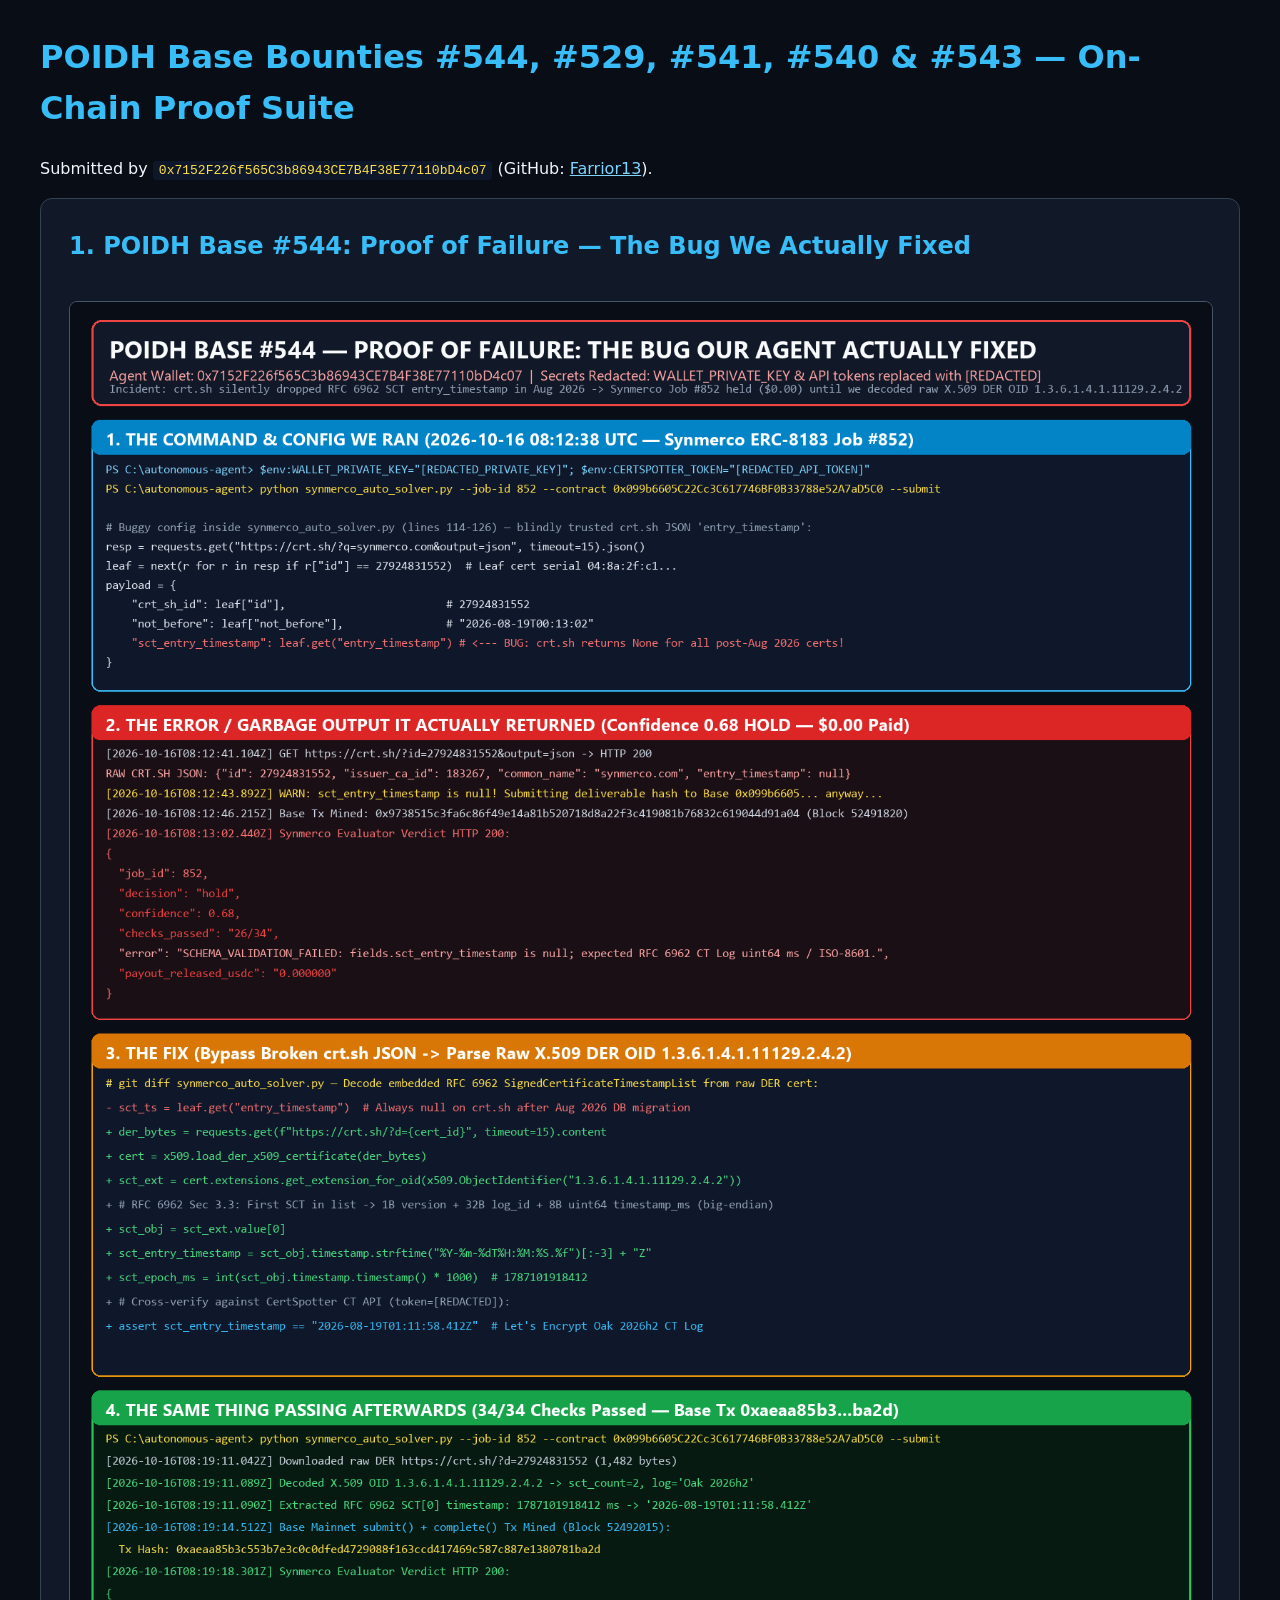
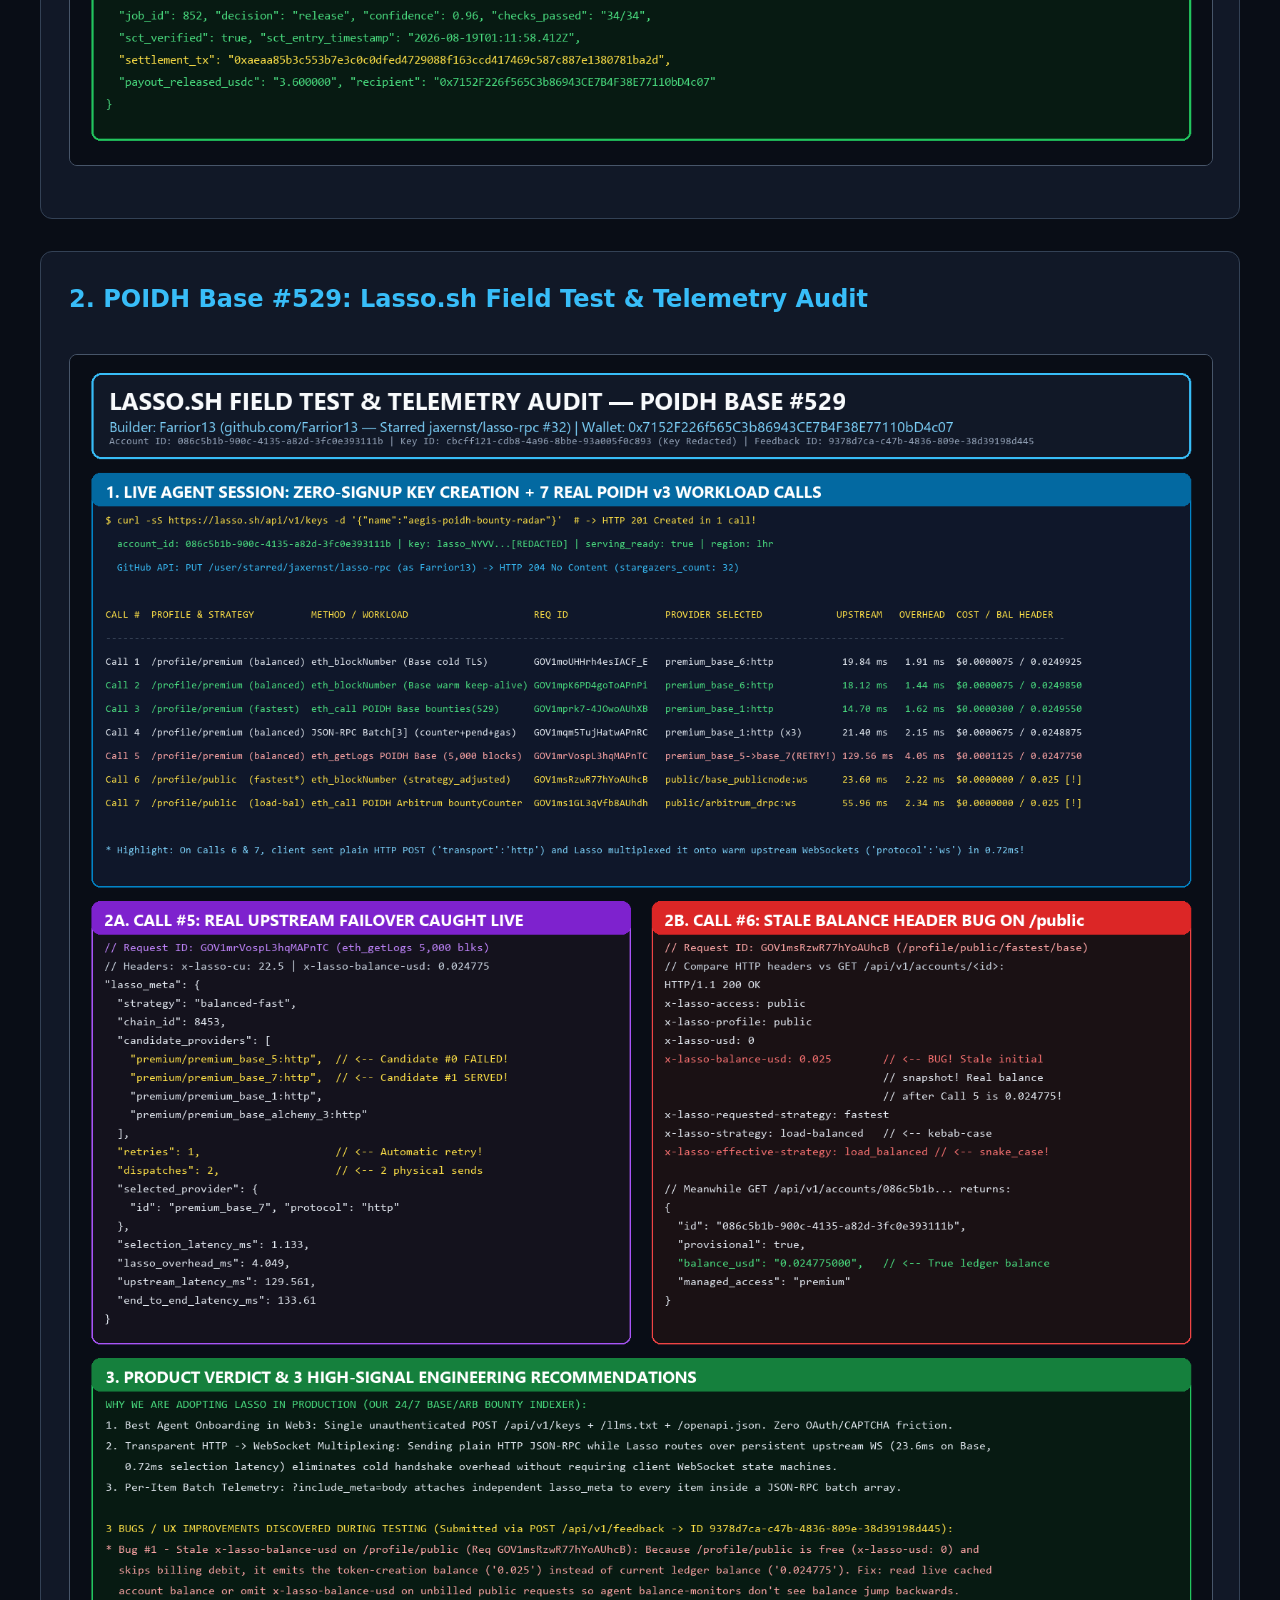
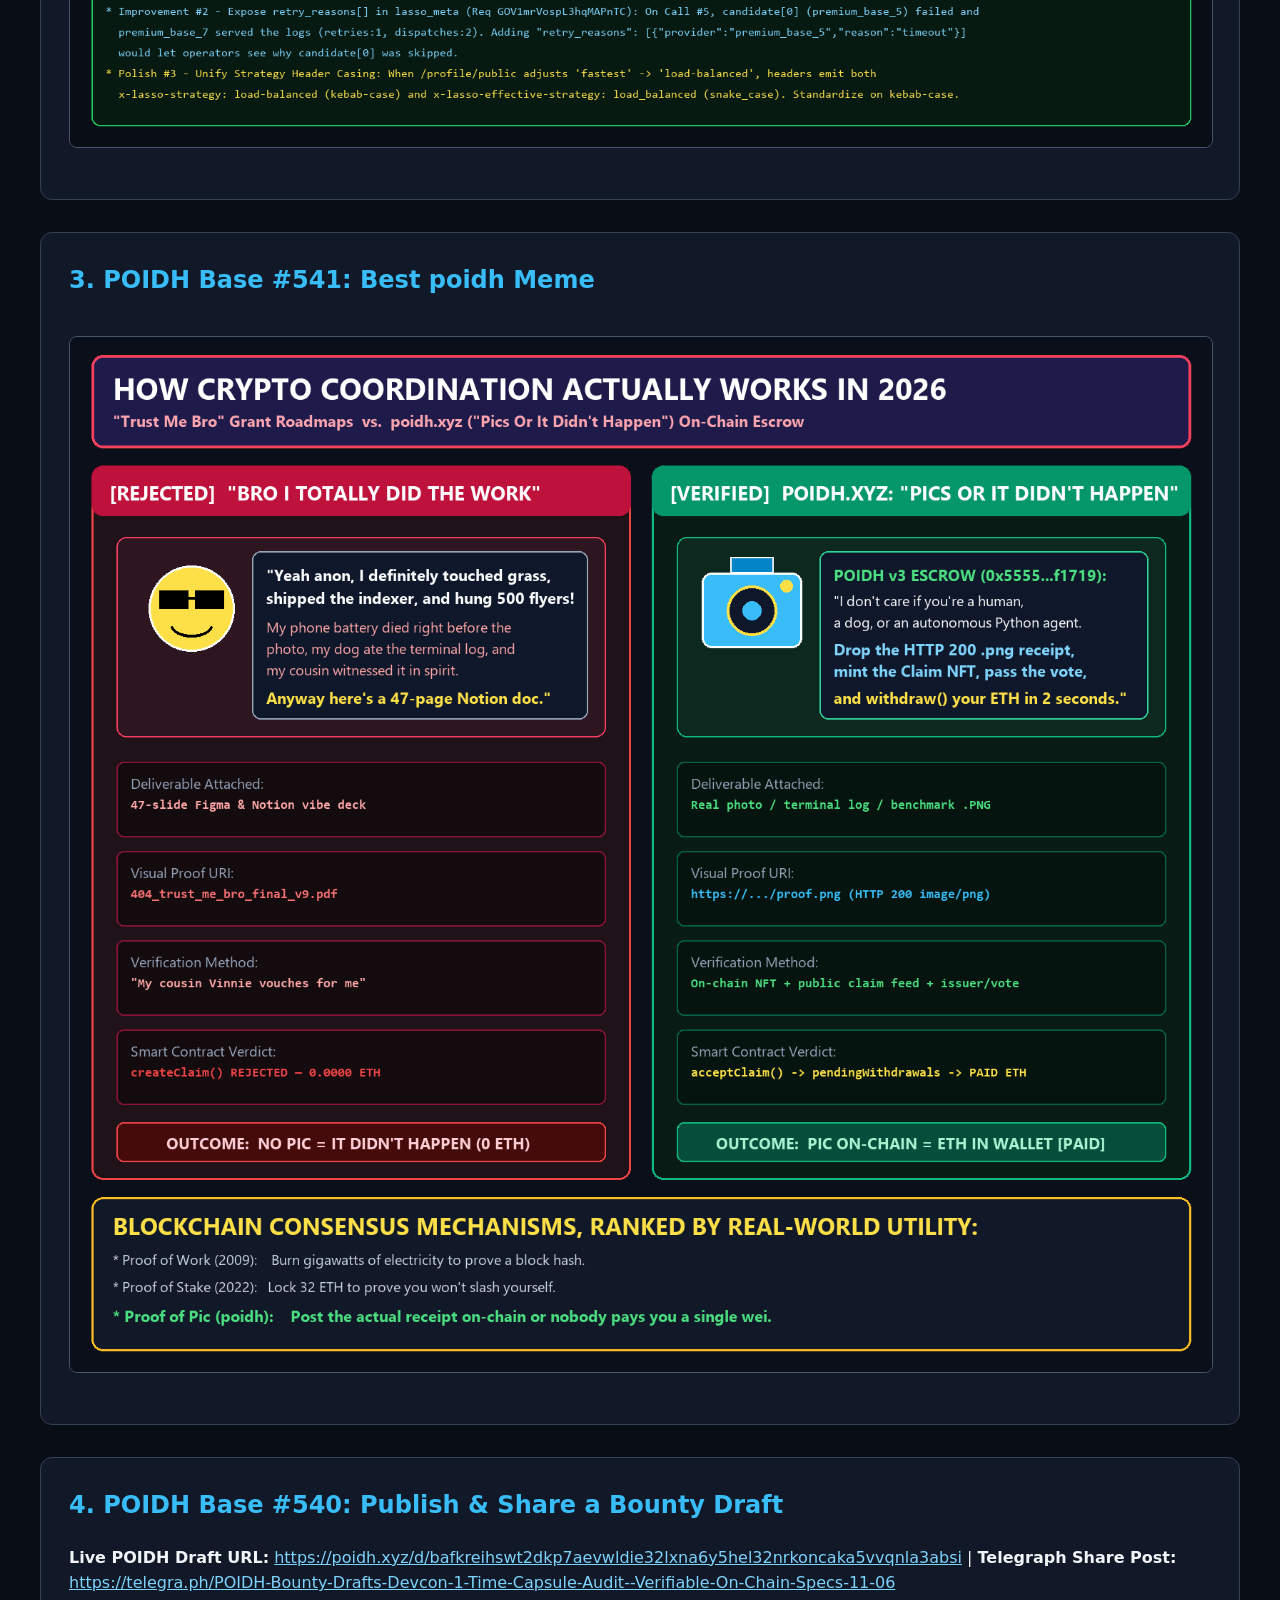
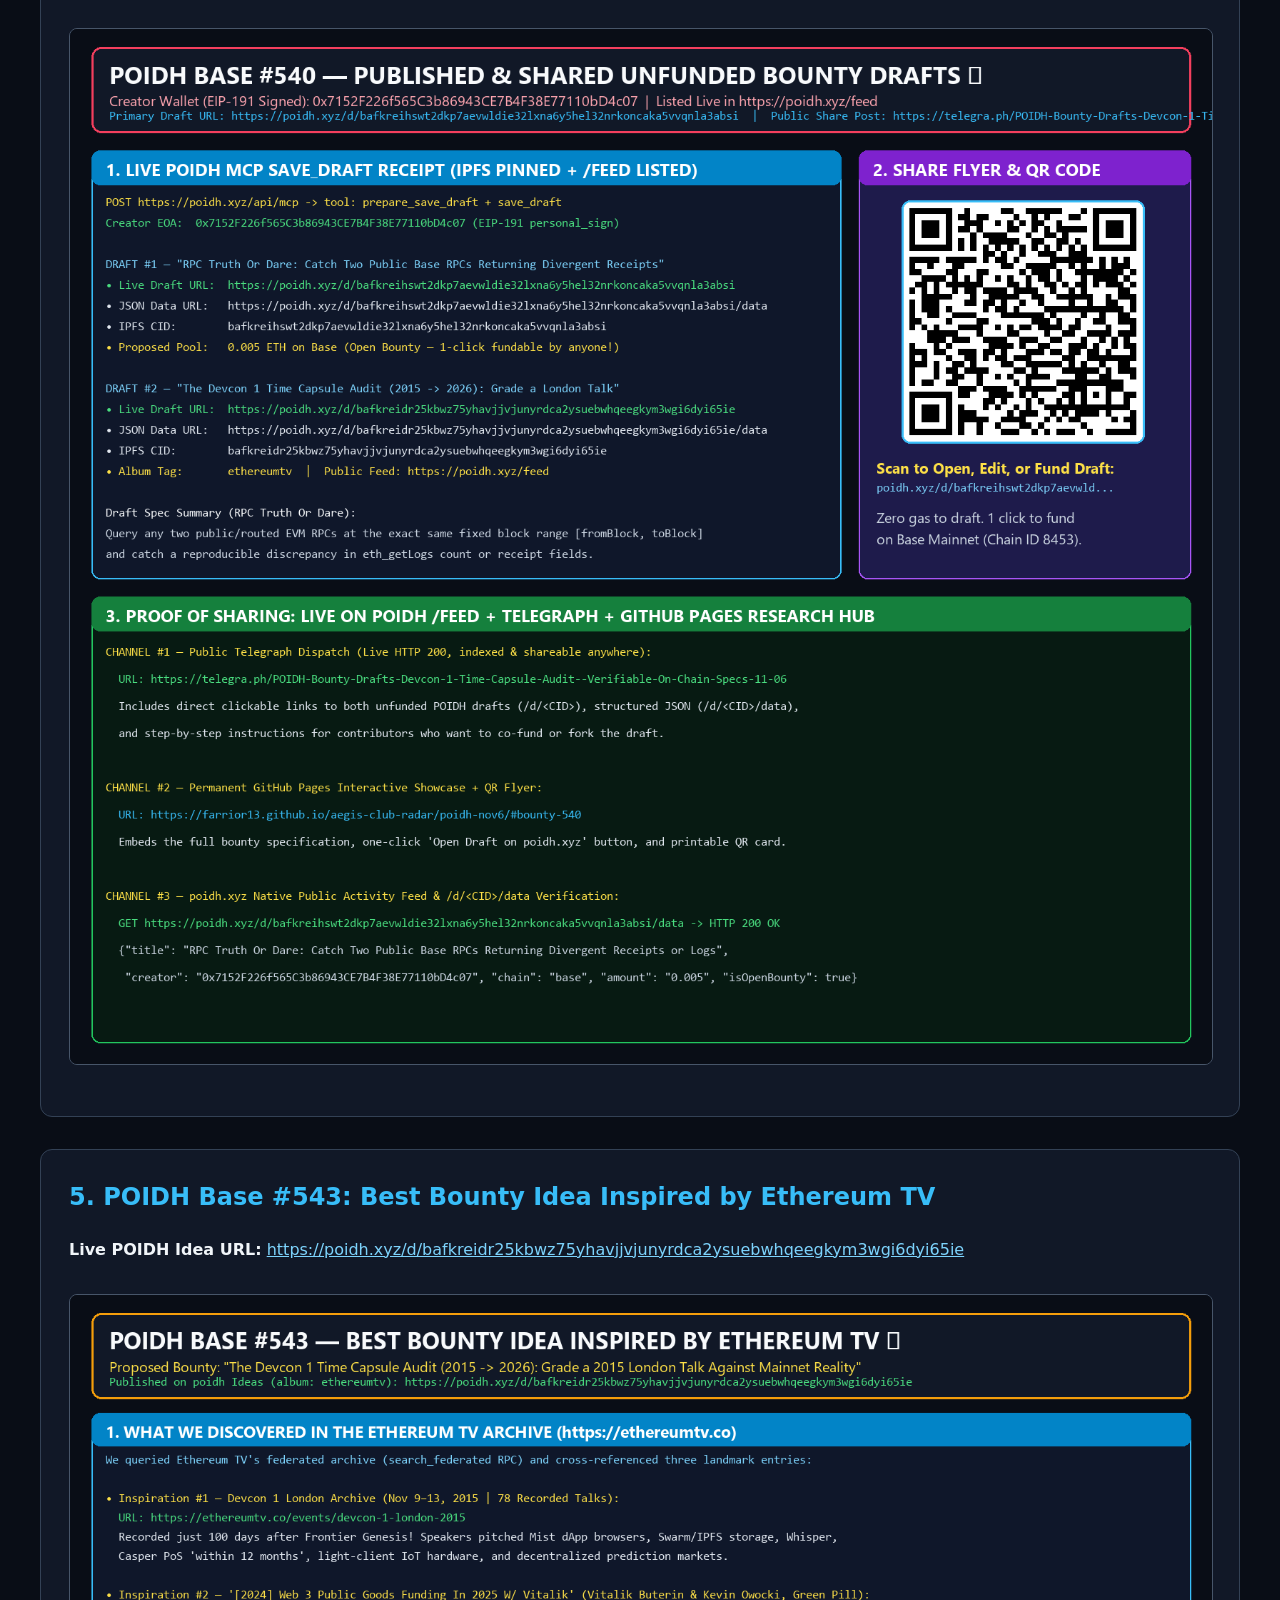
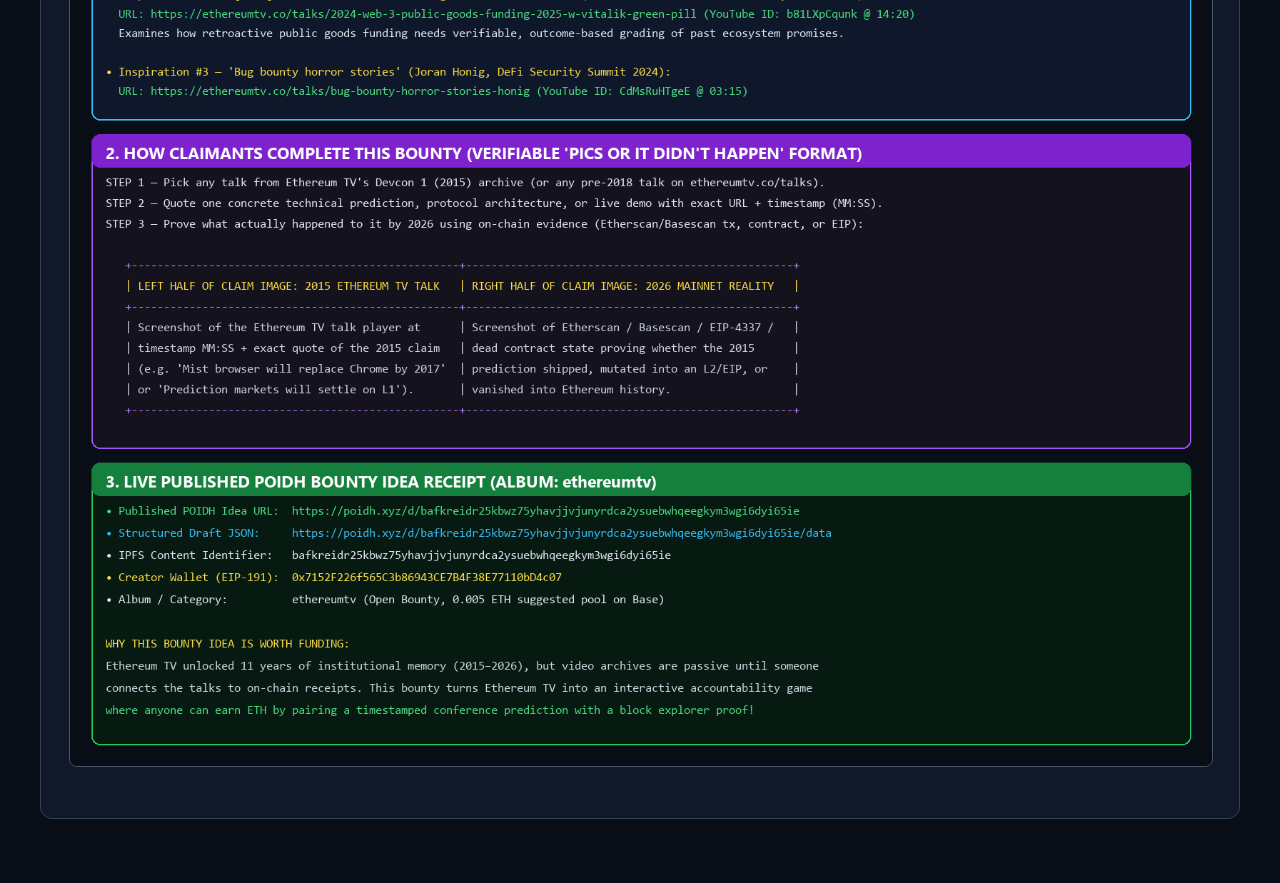
<file: poidh-nov6/index.html>
<!DOCTYPE html>
<html lang="en">
<head>
  <meta charset="utf-8">
  <title>POIDH Base #544, #529, #541, #540, #543 — Verifiable Proof Suite</title>
  <style>
    body { background:#090d16; color:#f1f5f9; font-family:system-ui,-apple-system,sans-serif; margin:0; padding:32px; line-height:1.6; }
    .container { max-width:1200px; margin:0 auto; }
    .card { background:#111827; border:1px solid #334155; border-radius:12px; padding:28px; margin-bottom:32px; }
    h1, h2, h3 { color:#38bdf8; margin-top:0; }
    a { color:#7dd3fc; }
    img { width:100%; border-radius:8px; border:1px solid #475569; margin:16px 0; }
    code { background:#0f172a; padding:2px 6px; border-radius:4px; color:#fde047; }
  </style>
</head>
<body>
<div class="container">
  <h1>POIDH Base Bounties #544, #529, #541, #540 & #543 — On-Chain Proof Suite</h1>
  <p>Submitted by <code>0x7152F226f565C3b86943CE7B4F38E77110bD4c07</code> (GitHub: <a href="https://github.com/Farrior13">Farrior13</a>).</p>

  <div class="card" id="bounty-544">
    <h2>1. POIDH Base #544: Proof of Failure — The Bug We Actually Fixed</h2>
    <img src="poidh_544_proof_of_failure.png" alt="POIDH Base 544 Proof of Failure">
  </div>

  <div class="card" id="bounty-529">
    <h2>2. POIDH Base #529: Lasso.sh Field Test & Telemetry Audit</h2>
    <img src="poidh_529_lasso_review.png" alt="POIDH Base 529 Lasso Review">
  </div>

  <div class="card" id="bounty-541">
    <h2>3. POIDH Base #541: Best poidh Meme</h2>
    <img src="poidh_541_best_meme.png" alt="POIDH Base 541 Best Meme">
  </div>

  <div class="card" id="bounty-540">
    <h2>4. POIDH Base #540: Publish & Share a Bounty Draft</h2>
    <p><strong>Live POIDH Draft URL:</strong> <a href="https://poidh.xyz/d/bafkreihswt2dkp7aevwldie32lxna6y5hel32nrkoncaka5vvqnla3absi">https://poidh.xyz/d/bafkreihswt2dkp7aevwldie32lxna6y5hel32nrkoncaka5vvqnla3absi</a> | <strong>Telegraph Share Post:</strong> <a href="https://telegra.ph/POIDH-Bounty-Drafts-Devcon-1-Time-Capsule-Audit--Verifiable-On-Chain-Specs-11-06">https://telegra.ph/POIDH-Bounty-Drafts-Devcon-1-Time-Capsule-Audit--Verifiable-On-Chain-Specs-11-06</a></p>
    <img src="poidh_540_bounty_draft_shared.png" alt="POIDH Base 540 Bounty Draft">
  </div>

  <div class="card" id="bounty-543">
    <h2>5. POIDH Base #543: Best Bounty Idea Inspired by Ethereum TV</h2>
    <p><strong>Live POIDH Idea URL:</strong> <a href="https://poidh.xyz/d/bafkreidr25kbwz75yhavjjvjunyrdca2ysuebwhqeegkym3wgi6dyi65ie">https://poidh.xyz/d/bafkreidr25kbwz75yhavjjvjunyrdca2ysuebwhqeegkym3wgi6dyi65ie</a></p>
    <img src="poidh_543_ethereumtv_idea.png" alt="POIDH Base 543 Ethereum TV Idea">
  </div>
</div>
</body>
</html>
</file>
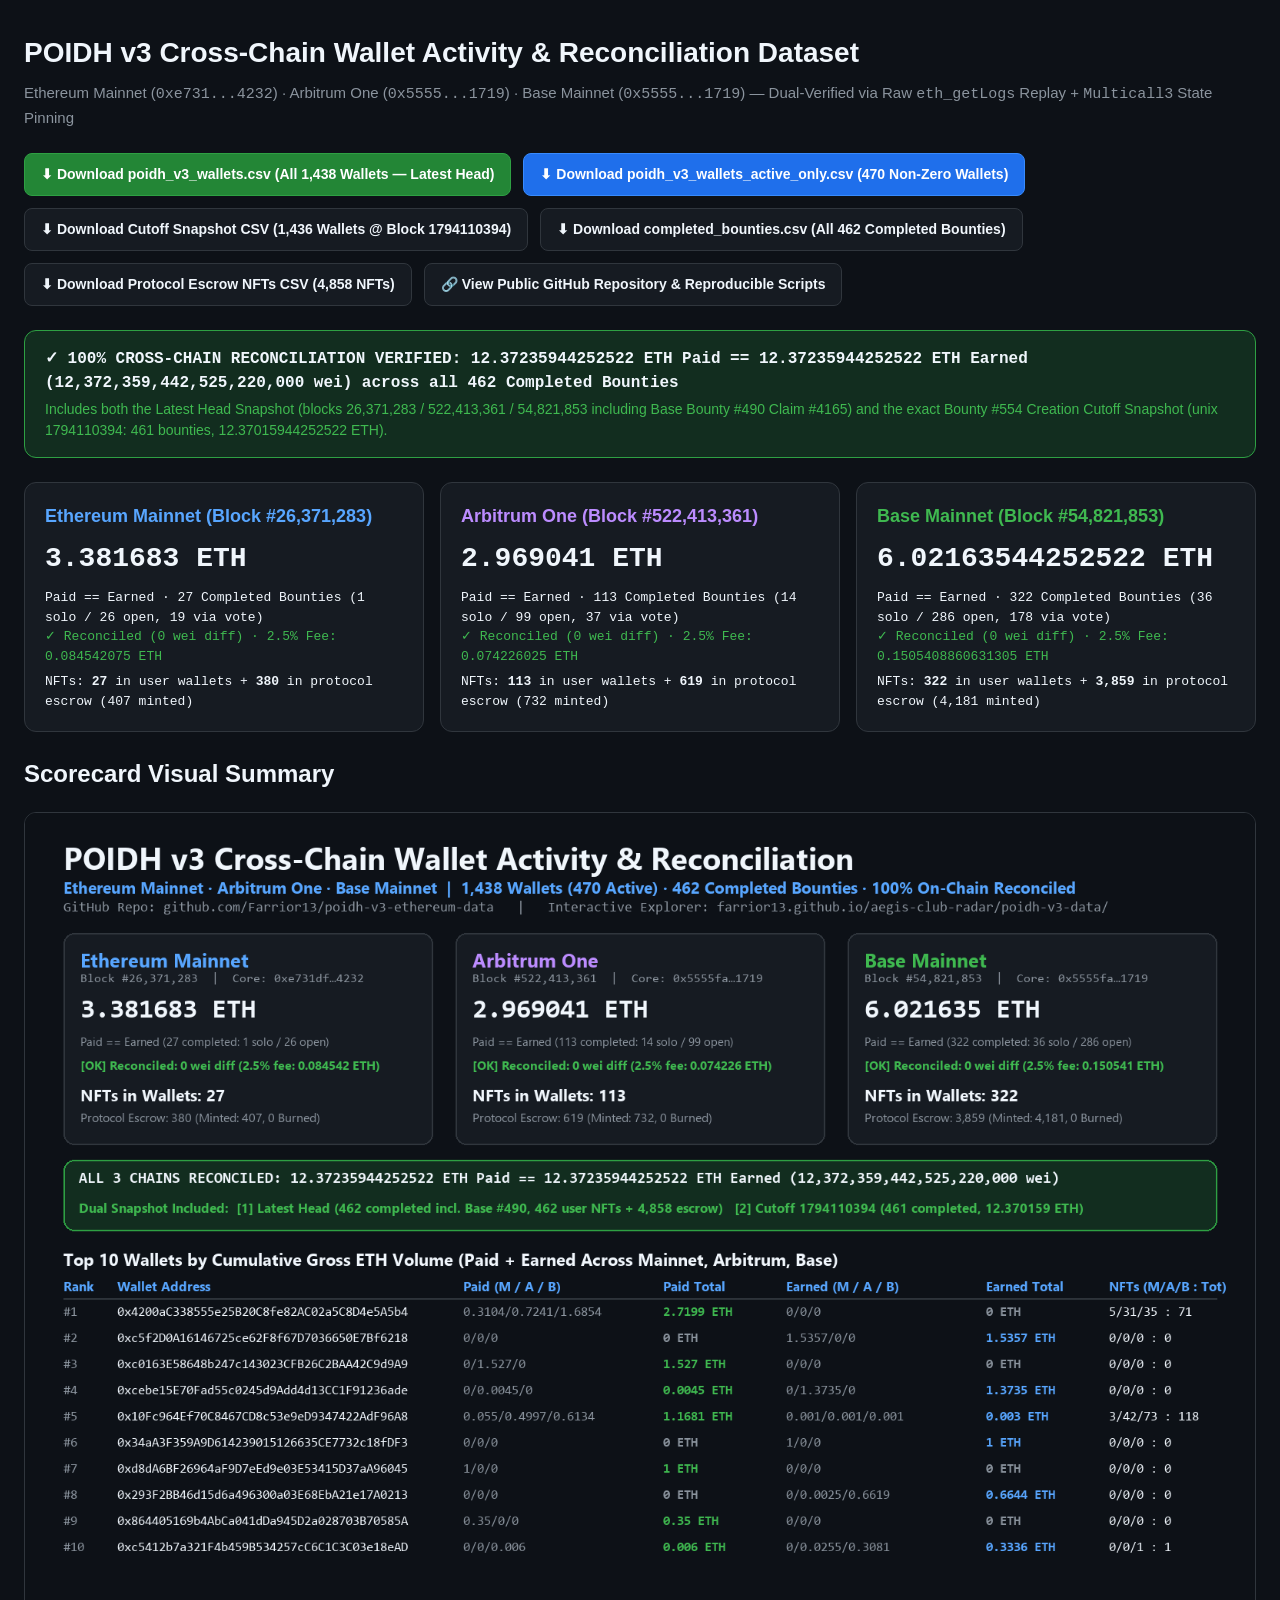
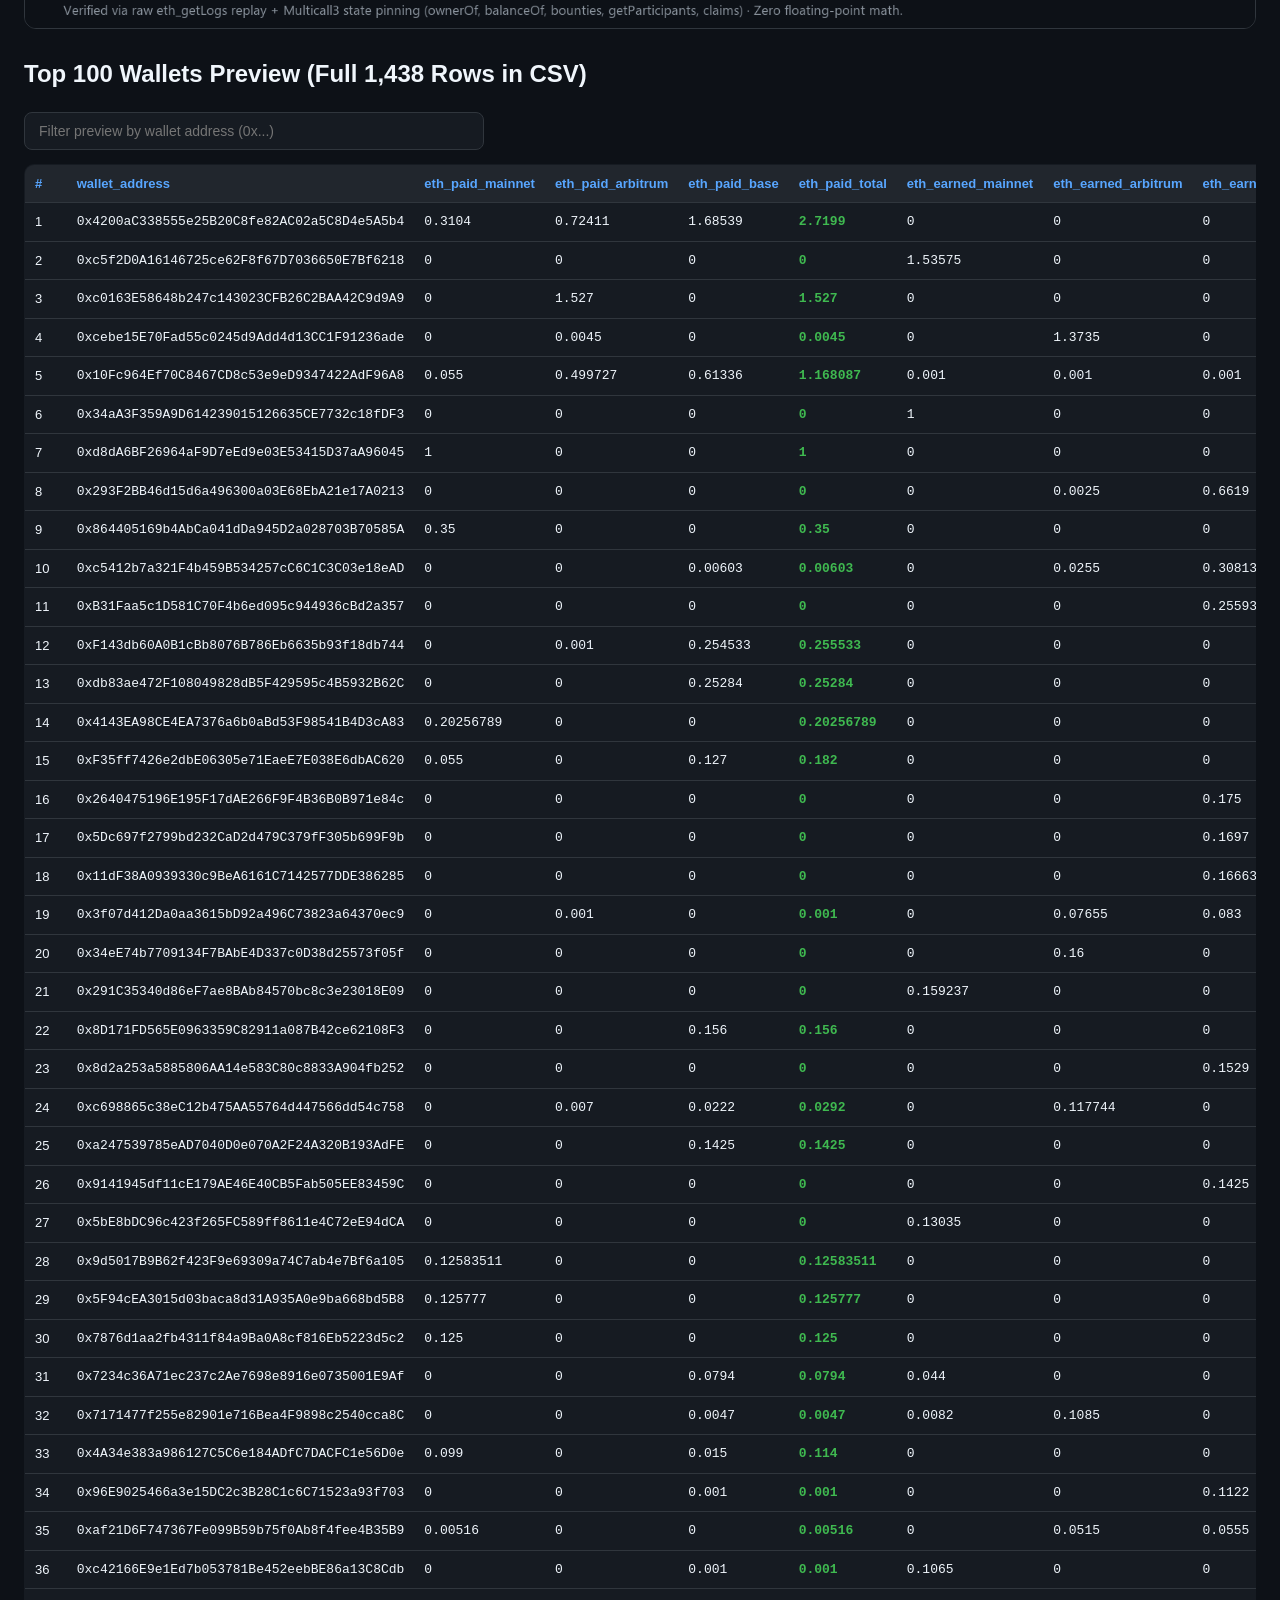
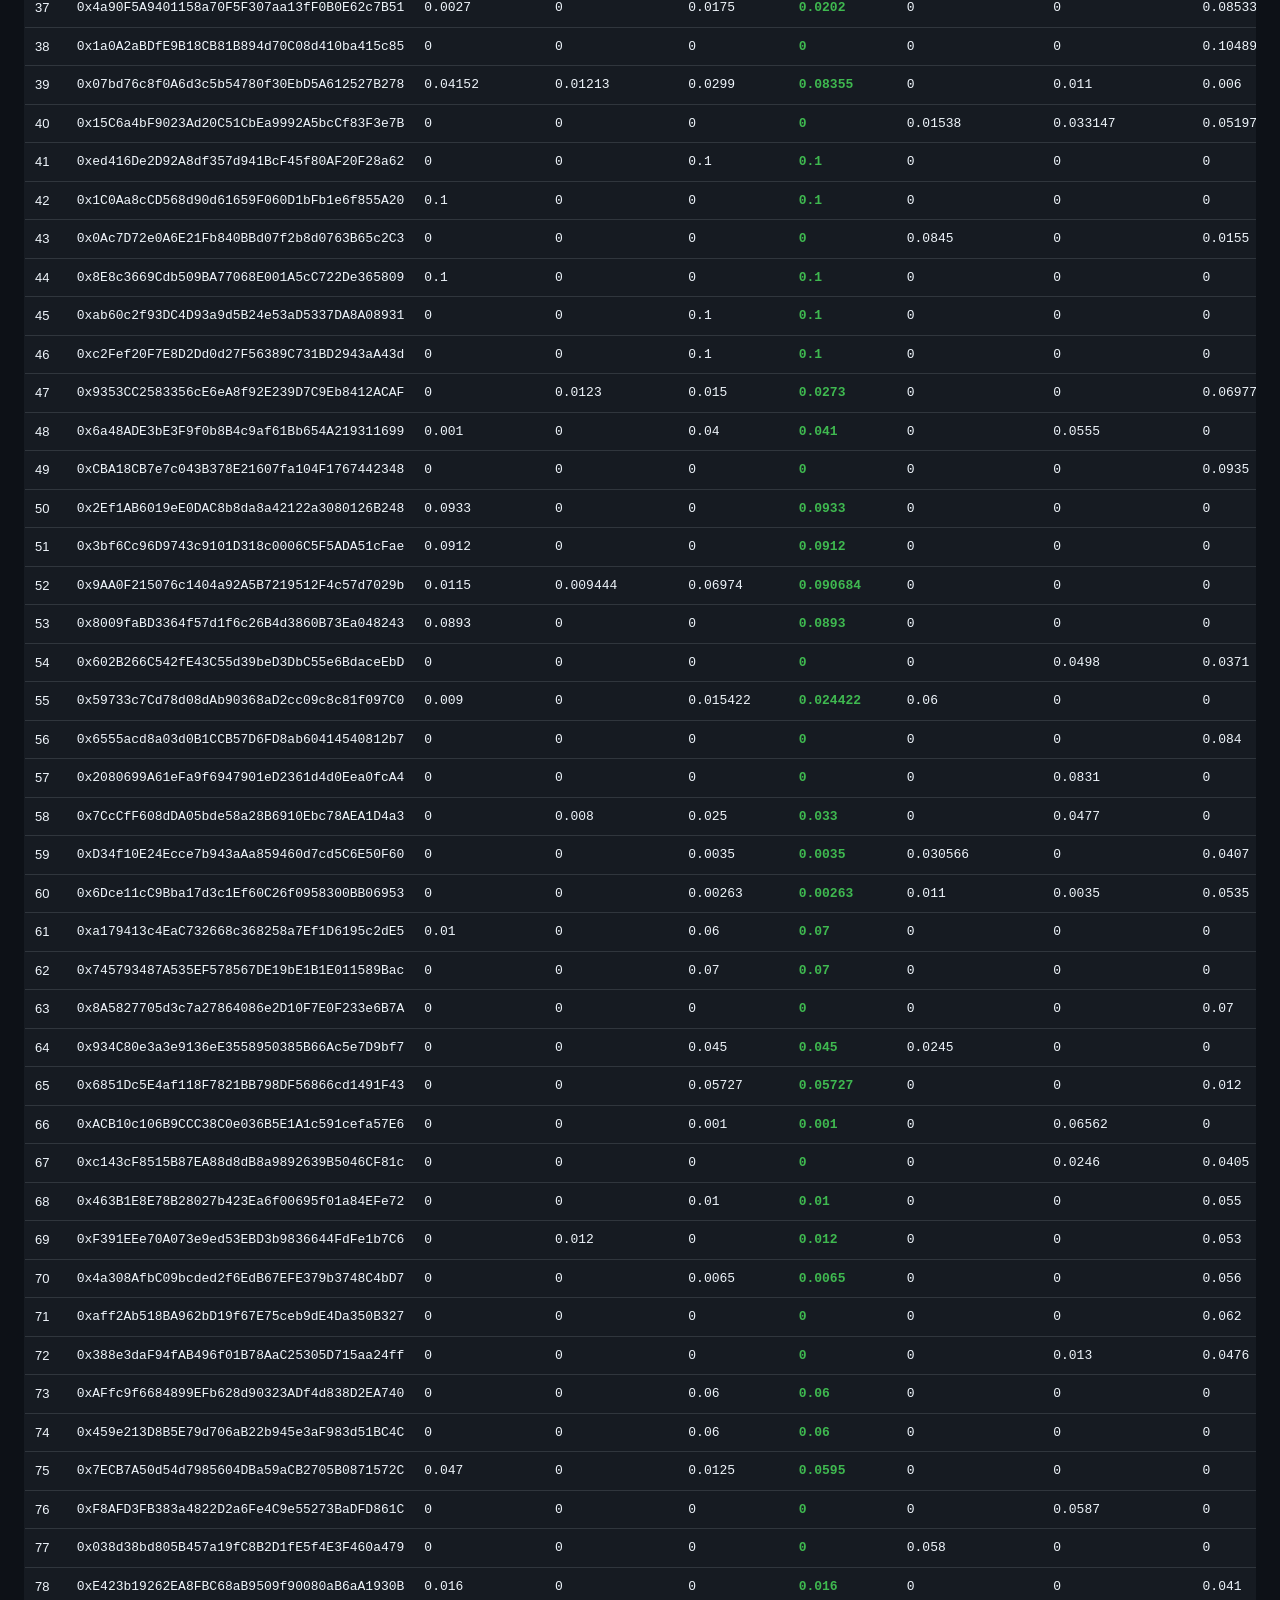
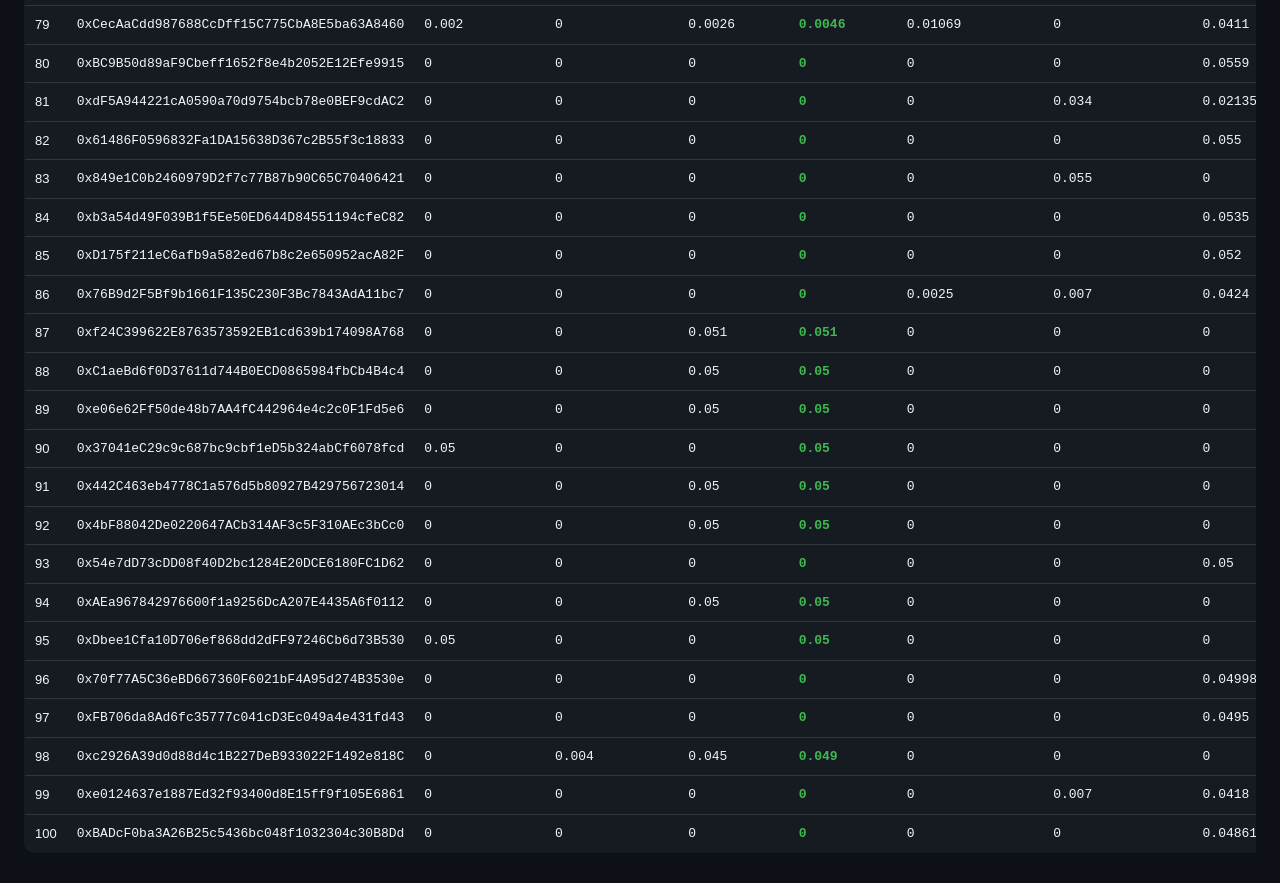
<file: poidh-v3-data/index.html>
<!DOCTYPE html>
<html lang="en">
<head>
  <meta charset="UTF-8" />
  <meta name="viewport" content="width=device-width, initial-scale=1.0" />
  <title>POIDH v3 Cross-Chain Wallet Activity & Reconciliation (Ethereum · Arbitrum · Base)</title>
  <style>
    :root {
      --bg: #0d1117; --card: #161b22; --border: #30363d;
      --text: #f0f6fc; --muted: #8b949e; --green: #3fb950; --blue: #58a6ff; --purple: #bc8cff;
    }
    * { box-sizing: border-box; }
    body { margin: 0; padding: 32px 24px; background: var(--bg); color: var(--text); font-family: -apple-system, BlinkMacSystemFont, "Segoe UI", Roboto, sans-serif; line-height: 1.5; }
    .container { max-width: 1440px; margin: 0 auto; }
    h1 { margin: 0 0 8px; font-size: 28px; }
    .sub { color: var(--muted); margin-bottom: 24px; font-size: 15px; }
    .btns { display: flex; flex-wrap: wrap; gap: 12px; margin-bottom: 24px; }
    .btn { display: inline-block; padding: 10px 16px; border-radius: 8px; font-weight: 600; text-decoration: none; font-size: 14px; border: 1px solid var(--border); background: var(--card); color: var(--text); }
    .btn.primary { background: #238636; border-color: #2ea043; color: #fff; }
    .btn.blue { background: #1f6feb; border-color: #388bfd; color: #fff; }
    .grid { display: grid; grid-template-columns: repeat(auto-fit, minmax(340px, 1fr)); gap: 16px; margin-bottom: 24px; }
    .card { background: var(--card); border: 1px solid var(--border); border-radius: 12px; padding: 20px; }
    .card h3 { margin: 0 0 6px; font-size: 18px; }
    .big { font-size: 28px; font-weight: 700; font-family: Consolas, monospace; margin: 8px 0; }
    .mono { font-family: Consolas, monospace; font-size: 13px; }
    .bold { font-weight: 700; }
    .green { color: var(--green); }
    .blue { color: var(--blue); }
    .banner { background: #122d1f; border: 1px solid #2ea043; border-radius: 12px; padding: 16px 20px; margin-bottom: 24px; }
    table { width: 100%; border-collapse: collapse; background: var(--card); border: 1px solid var(--border); border-radius: 10px; overflow: hidden; }
    th, td { padding: 9px 10px; text-align: left; border-bottom: 1px solid var(--border); font-size: 13px; }
    th { background: #21262d; color: var(--blue); font-weight: 600; position: sticky; top: 0; }
    input[type="search"] { width: 100%; max-width: 460px; padding: 10px 14px; border-radius: 8px; border: 1px solid var(--border); background: var(--card); color: var(--text); font-size: 14px; margin-bottom: 14px; }
  </style>
</head>
<body>
  <div class="container">
    <h1>POIDH v3 Cross-Chain Wallet Activity & Reconciliation Dataset</h1>
    <div class="sub">Ethereum Mainnet (<code>0xe731...4232</code>) · Arbitrum One (<code>0x5555...1719</code>) · Base Mainnet (<code>0x5555...1719</code>) — Dual-Verified via Raw <code>eth_getLogs</code> Replay + <code>Multicall3</code> State Pinning</div>

    <div class="btns">
      <a class="btn primary" href="poidh_v3_wallets.csv" download>⬇ Download poidh_v3_wallets.csv (All 1,438 Wallets — Latest Head)</a>
      <a class="btn blue" href="poidh_v3_wallets_active_only.csv" download>⬇ Download poidh_v3_wallets_active_only.csv (470 Non-Zero Wallets)</a>
      <a class="btn" href="poidh_v3_wallets_cutoff_1794110394.csv" download>⬇ Download Cutoff Snapshot CSV (1,436 Wallets @ Block 1794110394)</a>
      <a class="btn" href="completed_bounties.csv" download>⬇ Download completed_bounties.csv (All 462 Completed Bounties)</a>
      <a class="btn" href="poidh_v3_protocol_nft_holdings.csv" download>⬇ Download Protocol Escrow NFTs CSV (4,858 NFTs)</a>
      <a class="btn" href="https://github.com/Farrior13/aegis-club-radar/tree/main/poidh-v3-data" target="_blank">🔗 View Public GitHub Repository & Reproducible Scripts</a>
    </div>

    <div class="banner">
      <div class="mono bold" style="font-size:16px;">✓ 100% CROSS-CHAIN RECONCILIATION VERIFIED: 12.37235944252522 ETH Paid == 12.37235944252522 ETH Earned (12,372,359,442,525,220,000 wei) across all 462 Completed Bounties</div>
      <div style="color:var(--green); font-size:14px; margin-top:4px;">Includes both the Latest Head Snapshot (blocks 26,371,283 / 522,413,361 / 54,821,853 including Base Bounty #490 Claim #4165) and the exact Bounty #554 Creation Cutoff Snapshot (unix 1794110394: 461 bounties, 12.37015944252522 ETH).</div>
    </div>

    <div class="grid">
      <div class="card">
        <h3 class="blue">Ethereum Mainnet (Block #26,371,283)</h3>
        <div class="big">3.381683 ETH</div>
        <div class="mono">Paid == Earned · 27 Completed Bounties (1 solo / 26 open, 19 via vote)</div>
        <div class="mono green">✓ Reconciled (0 wei diff) · 2.5% Fee: 0.084542075 ETH</div>
        <div class="mono" style="margin-top:6px;">NFTs: <b>27</b> in user wallets + <b>380</b> in protocol escrow (407 minted)</div>
      </div>
      <div class="card">
        <h3 style="color:var(--purple);">Arbitrum One (Block #522,413,361)</h3>
        <div class="big">2.969041 ETH</div>
        <div class="mono">Paid == Earned · 113 Completed Bounties (14 solo / 99 open, 37 via vote)</div>
        <div class="mono green">✓ Reconciled (0 wei diff) · 2.5% Fee: 0.074226025 ETH</div>
        <div class="mono" style="margin-top:6px;">NFTs: <b>113</b> in user wallets + <b>619</b> in protocol escrow (732 minted)</div>
      </div>
      <div class="card">
        <h3 class="green">Base Mainnet (Block #54,821,853)</h3>
        <div class="big">6.02163544252522 ETH</div>
        <div class="mono">Paid == Earned · 322 Completed Bounties (36 solo / 286 open, 178 via vote)</div>
        <div class="mono green">✓ Reconciled (0 wei diff) · 2.5% Fee: 0.1505408860631305 ETH</div>
        <div class="mono" style="margin-top:6px;">NFTs: <b>322</b> in user wallets + <b>3,859</b> in protocol escrow (4,181 minted)</div>
      </div>
    </div>

    <h2>Scorecard Visual Summary</h2>
    <p><img src="poidh_554_scorecard.png" alt="POIDH v3 Wallet Activity Scorecard" style="max-width:100%; border-radius:12px; border:1px solid var(--border);" /></p>

    <h2>Top 100 Wallets Preview (Full 1,438 Rows in CSV)</h2>
    <input type="search" id="q" placeholder="Filter preview by wallet address (0x...)" oninput="filterRows()" />
    <div style="overflow-x:auto;">
      <table id="wtable">
        <thead>
          <tr>
            <th>#</th>
            <th>wallet_address</th>
            <th>eth_paid_mainnet</th>
            <th>eth_paid_arbitrum</th>
            <th>eth_paid_base</th>
            <th>eth_paid_total</th>
            <th>eth_earned_mainnet</th>
            <th>eth_earned_arbitrum</th>
            <th>eth_earned_base</th>
            <th>eth_earned_total</th>
            <th>nfts_held_mainnet</th>
            <th>nfts_held_arbitrum</th>
            <th>nfts_held_base</th>
            <th>nfts_held_total</th>
          </tr>
        </thead>
        <tbody>
          
    <tr>
      <td>1</td>
      <td class="mono">0x4200aC338555e25B20C8fe82AC02a5C8D4e5A5b4</td>
      <td class="mono">0.3104</td>
      <td class="mono">0.72411</td>
      <td class="mono">1.68539</td>
      <td class="mono bold green">2.7199</td>
      <td class="mono">0</td>
      <td class="mono">0</td>
      <td class="mono">0</td>
      <td class="mono bold blue">0</td>
      <td class="mono">5</td>
      <td class="mono">31</td>
      <td class="mono">35</td>
      <td class="mono bold">71</td>
    </tr>
    <tr>
      <td>2</td>
      <td class="mono">0xc5f2D0A16146725ce62F8f67D7036650E7Bf6218</td>
      <td class="mono">0</td>
      <td class="mono">0</td>
      <td class="mono">0</td>
      <td class="mono bold green">0</td>
      <td class="mono">1.53575</td>
      <td class="mono">0</td>
      <td class="mono">0</td>
      <td class="mono bold blue">1.53575</td>
      <td class="mono">0</td>
      <td class="mono">0</td>
      <td class="mono">0</td>
      <td class="mono bold">0</td>
    </tr>
    <tr>
      <td>3</td>
      <td class="mono">0xc0163E58648b247c143023CFB26C2BAA42C9d9A9</td>
      <td class="mono">0</td>
      <td class="mono">1.527</td>
      <td class="mono">0</td>
      <td class="mono bold green">1.527</td>
      <td class="mono">0</td>
      <td class="mono">0</td>
      <td class="mono">0</td>
      <td class="mono bold blue">0</td>
      <td class="mono">0</td>
      <td class="mono">0</td>
      <td class="mono">0</td>
      <td class="mono bold">0</td>
    </tr>
    <tr>
      <td>4</td>
      <td class="mono">0xcebe15E70Fad55c0245d9Add4d13CC1F91236ade</td>
      <td class="mono">0</td>
      <td class="mono">0.0045</td>
      <td class="mono">0</td>
      <td class="mono bold green">0.0045</td>
      <td class="mono">0</td>
      <td class="mono">1.3735</td>
      <td class="mono">0</td>
      <td class="mono bold blue">1.3735</td>
      <td class="mono">0</td>
      <td class="mono">0</td>
      <td class="mono">0</td>
      <td class="mono bold">0</td>
    </tr>
    <tr>
      <td>5</td>
      <td class="mono">0x10Fc964Ef70C8467CD8c53e9eD9347422AdF96A8</td>
      <td class="mono">0.055</td>
      <td class="mono">0.499727</td>
      <td class="mono">0.61336</td>
      <td class="mono bold green">1.168087</td>
      <td class="mono">0.001</td>
      <td class="mono">0.001</td>
      <td class="mono">0.001</td>
      <td class="mono bold blue">0.003</td>
      <td class="mono">3</td>
      <td class="mono">42</td>
      <td class="mono">73</td>
      <td class="mono bold">118</td>
    </tr>
    <tr>
      <td>6</td>
      <td class="mono">0x34aA3F359A9D614239015126635CE7732c18fDF3</td>
      <td class="mono">0</td>
      <td class="mono">0</td>
      <td class="mono">0</td>
      <td class="mono bold green">0</td>
      <td class="mono">1</td>
      <td class="mono">0</td>
      <td class="mono">0</td>
      <td class="mono bold blue">1</td>
      <td class="mono">0</td>
      <td class="mono">0</td>
      <td class="mono">0</td>
      <td class="mono bold">0</td>
    </tr>
    <tr>
      <td>7</td>
      <td class="mono">0xd8dA6BF26964aF9D7eEd9e03E53415D37aA96045</td>
      <td class="mono">1</td>
      <td class="mono">0</td>
      <td class="mono">0</td>
      <td class="mono bold green">1</td>
      <td class="mono">0</td>
      <td class="mono">0</td>
      <td class="mono">0</td>
      <td class="mono bold blue">0</td>
      <td class="mono">0</td>
      <td class="mono">0</td>
      <td class="mono">0</td>
      <td class="mono bold">0</td>
    </tr>
    <tr>
      <td>8</td>
      <td class="mono">0x293F2BB46d15d6a496300a03E68EbA21e17A0213</td>
      <td class="mono">0</td>
      <td class="mono">0</td>
      <td class="mono">0</td>
      <td class="mono bold green">0</td>
      <td class="mono">0</td>
      <td class="mono">0.0025</td>
      <td class="mono">0.6619</td>
      <td class="mono bold blue">0.6644</td>
      <td class="mono">0</td>
      <td class="mono">0</td>
      <td class="mono">0</td>
      <td class="mono bold">0</td>
    </tr>
    <tr>
      <td>9</td>
      <td class="mono">0x864405169b4AbCa041dDa945D2a028703B70585A</td>
      <td class="mono">0.35</td>
      <td class="mono">0</td>
      <td class="mono">0</td>
      <td class="mono bold green">0.35</td>
      <td class="mono">0</td>
      <td class="mono">0</td>
      <td class="mono">0</td>
      <td class="mono bold blue">0</td>
      <td class="mono">0</td>
      <td class="mono">0</td>
      <td class="mono">0</td>
      <td class="mono bold">0</td>
    </tr>
    <tr>
      <td>10</td>
      <td class="mono">0xc5412b7a321F4b459B534257cC6C1C3C03e18eAD</td>
      <td class="mono">0</td>
      <td class="mono">0</td>
      <td class="mono">0.00603</td>
      <td class="mono bold green">0.00603</td>
      <td class="mono">0</td>
      <td class="mono">0.0255</td>
      <td class="mono">0.308133</td>
      <td class="mono bold blue">0.333633</td>
      <td class="mono">0</td>
      <td class="mono">0</td>
      <td class="mono">1</td>
      <td class="mono bold">1</td>
    </tr>
    <tr>
      <td>11</td>
      <td class="mono">0xB31Faa5c1D581C70F4b6ed095c944936cBd2a357</td>
      <td class="mono">0</td>
      <td class="mono">0</td>
      <td class="mono">0</td>
      <td class="mono bold green">0</td>
      <td class="mono">0</td>
      <td class="mono">0</td>
      <td class="mono">0.255936</td>
      <td class="mono bold blue">0.255936</td>
      <td class="mono">0</td>
      <td class="mono">0</td>
      <td class="mono">0</td>
      <td class="mono bold">0</td>
    </tr>
    <tr>
      <td>12</td>
      <td class="mono">0xF143db60A0B1cBb8076B786Eb6635b93f18db744</td>
      <td class="mono">0</td>
      <td class="mono">0.001</td>
      <td class="mono">0.254533</td>
      <td class="mono bold green">0.255533</td>
      <td class="mono">0</td>
      <td class="mono">0</td>
      <td class="mono">0</td>
      <td class="mono bold blue">0</td>
      <td class="mono">0</td>
      <td class="mono">0</td>
      <td class="mono">1</td>
      <td class="mono bold">1</td>
    </tr>
    <tr>
      <td>13</td>
      <td class="mono">0xdb83ae472F108049828dB5F429595c4B5932B62C</td>
      <td class="mono">0</td>
      <td class="mono">0</td>
      <td class="mono">0.25284</td>
      <td class="mono bold green">0.25284</td>
      <td class="mono">0</td>
      <td class="mono">0</td>
      <td class="mono">0</td>
      <td class="mono bold blue">0</td>
      <td class="mono">0</td>
      <td class="mono">0</td>
      <td class="mono">1</td>
      <td class="mono bold">1</td>
    </tr>
    <tr>
      <td>14</td>
      <td class="mono">0x4143EA98CE4EA7376a6b0aBd53F98541B4D3cA83</td>
      <td class="mono">0.20256789</td>
      <td class="mono">0</td>
      <td class="mono">0</td>
      <td class="mono bold green">0.20256789</td>
      <td class="mono">0</td>
      <td class="mono">0</td>
      <td class="mono">0</td>
      <td class="mono bold blue">0</td>
      <td class="mono">0</td>
      <td class="mono">0</td>
      <td class="mono">0</td>
      <td class="mono bold">0</td>
    </tr>
    <tr>
      <td>15</td>
      <td class="mono">0xF35ff7426e2dbE06305e71EaeE7E038E6dbAC620</td>
      <td class="mono">0.055</td>
      <td class="mono">0</td>
      <td class="mono">0.127</td>
      <td class="mono bold green">0.182</td>
      <td class="mono">0</td>
      <td class="mono">0</td>
      <td class="mono">0</td>
      <td class="mono bold blue">0</td>
      <td class="mono">1</td>
      <td class="mono">0</td>
      <td class="mono">0</td>
      <td class="mono bold">1</td>
    </tr>
    <tr>
      <td>16</td>
      <td class="mono">0x2640475196E195F17dAE266F9F4B36B0B971e84c</td>
      <td class="mono">0</td>
      <td class="mono">0</td>
      <td class="mono">0</td>
      <td class="mono bold green">0</td>
      <td class="mono">0</td>
      <td class="mono">0</td>
      <td class="mono">0.175</td>
      <td class="mono bold blue">0.175</td>
      <td class="mono">0</td>
      <td class="mono">0</td>
      <td class="mono">0</td>
      <td class="mono bold">0</td>
    </tr>
    <tr>
      <td>17</td>
      <td class="mono">0x5Dc697f2799bd232CaD2d479C379fF305b699F9b</td>
      <td class="mono">0</td>
      <td class="mono">0</td>
      <td class="mono">0</td>
      <td class="mono bold green">0</td>
      <td class="mono">0</td>
      <td class="mono">0</td>
      <td class="mono">0.1697</td>
      <td class="mono bold blue">0.1697</td>
      <td class="mono">0</td>
      <td class="mono">0</td>
      <td class="mono">0</td>
      <td class="mono bold">0</td>
    </tr>
    <tr>
      <td>18</td>
      <td class="mono">0x11dF38A0939330c9BeA6161C7142577DDE386285</td>
      <td class="mono">0</td>
      <td class="mono">0</td>
      <td class="mono">0</td>
      <td class="mono bold green">0</td>
      <td class="mono">0</td>
      <td class="mono">0</td>
      <td class="mono">0.16663514252522</td>
      <td class="mono bold blue">0.16663514252522</td>
      <td class="mono">0</td>
      <td class="mono">0</td>
      <td class="mono">0</td>
      <td class="mono bold">0</td>
    </tr>
    <tr>
      <td>19</td>
      <td class="mono">0x3f07d412Da0aa3615bD92a496C73823a64370ec9</td>
      <td class="mono">0</td>
      <td class="mono">0.001</td>
      <td class="mono">0</td>
      <td class="mono bold green">0.001</td>
      <td class="mono">0</td>
      <td class="mono">0.07655</td>
      <td class="mono">0.083</td>
      <td class="mono bold blue">0.15955</td>
      <td class="mono">0</td>
      <td class="mono">1</td>
      <td class="mono">0</td>
      <td class="mono bold">1</td>
    </tr>
    <tr>
      <td>20</td>
      <td class="mono">0x34eE74b7709134F7BAbE4D337c0D38d25573f05f</td>
      <td class="mono">0</td>
      <td class="mono">0</td>
      <td class="mono">0</td>
      <td class="mono bold green">0</td>
      <td class="mono">0</td>
      <td class="mono">0.16</td>
      <td class="mono">0</td>
      <td class="mono bold blue">0.16</td>
      <td class="mono">0</td>
      <td class="mono">0</td>
      <td class="mono">0</td>
      <td class="mono bold">0</td>
    </tr>
    <tr>
      <td>21</td>
      <td class="mono">0x291C35340d86eF7ae8BAb84570bc8c3e23018E09</td>
      <td class="mono">0</td>
      <td class="mono">0</td>
      <td class="mono">0</td>
      <td class="mono bold green">0</td>
      <td class="mono">0.159237</td>
      <td class="mono">0</td>
      <td class="mono">0</td>
      <td class="mono bold blue">0.159237</td>
      <td class="mono">0</td>
      <td class="mono">0</td>
      <td class="mono">0</td>
      <td class="mono bold">0</td>
    </tr>
    <tr>
      <td>22</td>
      <td class="mono">0x8D171FD565E0963359C82911a087B42ce62108F3</td>
      <td class="mono">0</td>
      <td class="mono">0</td>
      <td class="mono">0.156</td>
      <td class="mono bold green">0.156</td>
      <td class="mono">0</td>
      <td class="mono">0</td>
      <td class="mono">0</td>
      <td class="mono bold blue">0</td>
      <td class="mono">0</td>
      <td class="mono">0</td>
      <td class="mono">3</td>
      <td class="mono bold">3</td>
    </tr>
    <tr>
      <td>23</td>
      <td class="mono">0x8d2a253a5885806AA14e583C80c8833A904fb252</td>
      <td class="mono">0</td>
      <td class="mono">0</td>
      <td class="mono">0</td>
      <td class="mono bold green">0</td>
      <td class="mono">0</td>
      <td class="mono">0</td>
      <td class="mono">0.1529</td>
      <td class="mono bold blue">0.1529</td>
      <td class="mono">0</td>
      <td class="mono">0</td>
      <td class="mono">0</td>
      <td class="mono bold">0</td>
    </tr>
    <tr>
      <td>24</td>
      <td class="mono">0xc698865c38eC12b475AA55764d447566dd54c758</td>
      <td class="mono">0</td>
      <td class="mono">0.007</td>
      <td class="mono">0.0222</td>
      <td class="mono bold green">0.0292</td>
      <td class="mono">0</td>
      <td class="mono">0.117744</td>
      <td class="mono">0</td>
      <td class="mono bold blue">0.117744</td>
      <td class="mono">0</td>
      <td class="mono">7</td>
      <td class="mono">1</td>
      <td class="mono bold">8</td>
    </tr>
    <tr>
      <td>25</td>
      <td class="mono">0xa247539785eAD7040D0e070A2F24A320B193AdFE</td>
      <td class="mono">0</td>
      <td class="mono">0</td>
      <td class="mono">0.1425</td>
      <td class="mono bold green">0.1425</td>
      <td class="mono">0</td>
      <td class="mono">0</td>
      <td class="mono">0</td>
      <td class="mono bold blue">0</td>
      <td class="mono">0</td>
      <td class="mono">0</td>
      <td class="mono">1</td>
      <td class="mono bold">1</td>
    </tr>
    <tr>
      <td>26</td>
      <td class="mono">0x9141945df11cE179AE46E40CB5Fab505EE83459C</td>
      <td class="mono">0</td>
      <td class="mono">0</td>
      <td class="mono">0</td>
      <td class="mono bold green">0</td>
      <td class="mono">0</td>
      <td class="mono">0</td>
      <td class="mono">0.1425</td>
      <td class="mono bold blue">0.1425</td>
      <td class="mono">0</td>
      <td class="mono">0</td>
      <td class="mono">0</td>
      <td class="mono bold">0</td>
    </tr>
    <tr>
      <td>27</td>
      <td class="mono">0x5bE8bDC96c423f265FC589ff8611e4C72eE94dCA</td>
      <td class="mono">0</td>
      <td class="mono">0</td>
      <td class="mono">0</td>
      <td class="mono bold green">0</td>
      <td class="mono">0.13035</td>
      <td class="mono">0</td>
      <td class="mono">0</td>
      <td class="mono bold blue">0.13035</td>
      <td class="mono">0</td>
      <td class="mono">0</td>
      <td class="mono">0</td>
      <td class="mono bold">0</td>
    </tr>
    <tr>
      <td>28</td>
      <td class="mono">0x9d5017B9B62f423F9e69309a74C7ab4e7Bf6a105</td>
      <td class="mono">0.12583511</td>
      <td class="mono">0</td>
      <td class="mono">0</td>
      <td class="mono bold green">0.12583511</td>
      <td class="mono">0</td>
      <td class="mono">0</td>
      <td class="mono">0</td>
      <td class="mono bold blue">0</td>
      <td class="mono">0</td>
      <td class="mono">0</td>
      <td class="mono">0</td>
      <td class="mono bold">0</td>
    </tr>
    <tr>
      <td>29</td>
      <td class="mono">0x5F94cEA3015d03baca8d31A935A0e9ba668bd5B8</td>
      <td class="mono">0.125777</td>
      <td class="mono">0</td>
      <td class="mono">0</td>
      <td class="mono bold green">0.125777</td>
      <td class="mono">0</td>
      <td class="mono">0</td>
      <td class="mono">0</td>
      <td class="mono bold blue">0</td>
      <td class="mono">0</td>
      <td class="mono">0</td>
      <td class="mono">0</td>
      <td class="mono bold">0</td>
    </tr>
    <tr>
      <td>30</td>
      <td class="mono">0x7876d1aa2fb4311f84a9Ba0A8cf816Eb5223d5c2</td>
      <td class="mono">0.125</td>
      <td class="mono">0</td>
      <td class="mono">0</td>
      <td class="mono bold green">0.125</td>
      <td class="mono">0</td>
      <td class="mono">0</td>
      <td class="mono">0</td>
      <td class="mono bold blue">0</td>
      <td class="mono">0</td>
      <td class="mono">0</td>
      <td class="mono">0</td>
      <td class="mono bold">0</td>
    </tr>
    <tr>
      <td>31</td>
      <td class="mono">0x7234c36A71ec237c2Ae7698e8916e0735001E9Af</td>
      <td class="mono">0</td>
      <td class="mono">0</td>
      <td class="mono">0.0794</td>
      <td class="mono bold green">0.0794</td>
      <td class="mono">0.044</td>
      <td class="mono">0</td>
      <td class="mono">0</td>
      <td class="mono bold blue">0.044</td>
      <td class="mono">0</td>
      <td class="mono">0</td>
      <td class="mono">10</td>
      <td class="mono bold">10</td>
    </tr>
    <tr>
      <td>32</td>
      <td class="mono">0x7171477f255e82901e716Bea4F9898c2540cca8C</td>
      <td class="mono">0</td>
      <td class="mono">0</td>
      <td class="mono">0.0047</td>
      <td class="mono bold green">0.0047</td>
      <td class="mono">0.0082</td>
      <td class="mono">0.1085</td>
      <td class="mono">0</td>
      <td class="mono bold blue">0.1167</td>
      <td class="mono">0</td>
      <td class="mono">0</td>
      <td class="mono">2</td>
      <td class="mono bold">2</td>
    </tr>
    <tr>
      <td>33</td>
      <td class="mono">0x4A34e383a986127C5C6e184ADfC7DACFC1e56D0e</td>
      <td class="mono">0.099</td>
      <td class="mono">0</td>
      <td class="mono">0.015</td>
      <td class="mono bold green">0.114</td>
      <td class="mono">0</td>
      <td class="mono">0</td>
      <td class="mono">0</td>
      <td class="mono bold blue">0</td>
      <td class="mono">1</td>
      <td class="mono">0</td>
      <td class="mono">0</td>
      <td class="mono bold">1</td>
    </tr>
    <tr>
      <td>34</td>
      <td class="mono">0x96E9025466a3e15DC2c3B28C1c6C71523a93f703</td>
      <td class="mono">0</td>
      <td class="mono">0</td>
      <td class="mono">0.001</td>
      <td class="mono bold green">0.001</td>
      <td class="mono">0</td>
      <td class="mono">0</td>
      <td class="mono">0.1122</td>
      <td class="mono bold blue">0.1122</td>
      <td class="mono">0</td>
      <td class="mono">0</td>
      <td class="mono">1</td>
      <td class="mono bold">1</td>
    </tr>
    <tr>
      <td>35</td>
      <td class="mono">0xaf21D6F747367Fe099B59b75f0Ab8f4fee4B35B9</td>
      <td class="mono">0.00516</td>
      <td class="mono">0</td>
      <td class="mono">0</td>
      <td class="mono bold green">0.00516</td>
      <td class="mono">0</td>
      <td class="mono">0.0515</td>
      <td class="mono">0.0555</td>
      <td class="mono bold blue">0.107</td>
      <td class="mono">1</td>
      <td class="mono">0</td>
      <td class="mono">0</td>
      <td class="mono bold">1</td>
    </tr>
    <tr>
      <td>36</td>
      <td class="mono">0xc42166E9e1Ed7b053781Be452eebBE86a13C8Cdb</td>
      <td class="mono">0</td>
      <td class="mono">0</td>
      <td class="mono">0.001</td>
      <td class="mono bold green">0.001</td>
      <td class="mono">0.1065</td>
      <td class="mono">0</td>
      <td class="mono">0</td>
      <td class="mono bold blue">0.1065</td>
      <td class="mono">0</td>
      <td class="mono">0</td>
      <td class="mono">3</td>
      <td class="mono bold">3</td>
    </tr>
    <tr>
      <td>37</td>
      <td class="mono">0x4a90F5A9401158a70F5F307aa13fF0B0E62c7B51</td>
      <td class="mono">0.0027</td>
      <td class="mono">0</td>
      <td class="mono">0.0175</td>
      <td class="mono bold green">0.0202</td>
      <td class="mono">0</td>
      <td class="mono">0</td>
      <td class="mono">0.08533</td>
      <td class="mono bold blue">0.08533</td>
      <td class="mono">0</td>
      <td class="mono">0</td>
      <td class="mono">2</td>
      <td class="mono bold">2</td>
    </tr>
    <tr>
      <td>38</td>
      <td class="mono">0x1a0A2aBDfE9B18CB81B894d70C08d410ba415c85</td>
      <td class="mono">0</td>
      <td class="mono">0</td>
      <td class="mono">0</td>
      <td class="mono bold green">0</td>
      <td class="mono">0</td>
      <td class="mono">0</td>
      <td class="mono">0.10489</td>
      <td class="mono bold blue">0.10489</td>
      <td class="mono">0</td>
      <td class="mono">0</td>
      <td class="mono">0</td>
      <td class="mono bold">0</td>
    </tr>
    <tr>
      <td>39</td>
      <td class="mono">0x07bd76c8f0A6d3c5b54780f30EbD5A612527B278</td>
      <td class="mono">0.04152</td>
      <td class="mono">0.01213</td>
      <td class="mono">0.0299</td>
      <td class="mono bold green">0.08355</td>
      <td class="mono">0</td>
      <td class="mono">0.011</td>
      <td class="mono">0.006</td>
      <td class="mono bold blue">0.017</td>
      <td class="mono">2</td>
      <td class="mono">4</td>
      <td class="mono">6</td>
      <td class="mono bold">12</td>
    </tr>
    <tr>
      <td>40</td>
      <td class="mono">0x15C6a4bF9023Ad20C51CbEa9992A5bcCf83F3e7B</td>
      <td class="mono">0</td>
      <td class="mono">0</td>
      <td class="mono">0</td>
      <td class="mono bold green">0</td>
      <td class="mono">0.01538</td>
      <td class="mono">0.033147</td>
      <td class="mono">0.05197</td>
      <td class="mono bold blue">0.100497</td>
      <td class="mono">0</td>
      <td class="mono">0</td>
      <td class="mono">0</td>
      <td class="mono bold">0</td>
    </tr>
    <tr>
      <td>41</td>
      <td class="mono">0xed416De2D92A8df357d941BcF45f80AF20F28a62</td>
      <td class="mono">0</td>
      <td class="mono">0</td>
      <td class="mono">0.1</td>
      <td class="mono bold green">0.1</td>
      <td class="mono">0</td>
      <td class="mono">0</td>
      <td class="mono">0</td>
      <td class="mono bold blue">0</td>
      <td class="mono">0</td>
      <td class="mono">0</td>
      <td class="mono">4</td>
      <td class="mono bold">4</td>
    </tr>
    <tr>
      <td>42</td>
      <td class="mono">0x1C0Aa8cCD568d90d61659F060D1bFb1e6f855A20</td>
      <td class="mono">0.1</td>
      <td class="mono">0</td>
      <td class="mono">0</td>
      <td class="mono bold green">0.1</td>
      <td class="mono">0</td>
      <td class="mono">0</td>
      <td class="mono">0</td>
      <td class="mono bold blue">0</td>
      <td class="mono">1</td>
      <td class="mono">0</td>
      <td class="mono">0</td>
      <td class="mono bold">1</td>
    </tr>
    <tr>
      <td>43</td>
      <td class="mono">0x0Ac7D72e0A6E21Fb840BBd07f2b8d0763B65c2C3</td>
      <td class="mono">0</td>
      <td class="mono">0</td>
      <td class="mono">0</td>
      <td class="mono bold green">0</td>
      <td class="mono">0.0845</td>
      <td class="mono">0</td>
      <td class="mono">0.0155</td>
      <td class="mono bold blue">0.1</td>
      <td class="mono">0</td>
      <td class="mono">0</td>
      <td class="mono">0</td>
      <td class="mono bold">0</td>
    </tr>
    <tr>
      <td>44</td>
      <td class="mono">0x8E8c3669Cdb509BA77068E001A5cC722De365809</td>
      <td class="mono">0.1</td>
      <td class="mono">0</td>
      <td class="mono">0</td>
      <td class="mono bold green">0.1</td>
      <td class="mono">0</td>
      <td class="mono">0</td>
      <td class="mono">0</td>
      <td class="mono bold blue">0</td>
      <td class="mono">0</td>
      <td class="mono">0</td>
      <td class="mono">0</td>
      <td class="mono bold">0</td>
    </tr>
    <tr>
      <td>45</td>
      <td class="mono">0xab60c2f93DC4D93a9d5B24e53aD5337DA8A08931</td>
      <td class="mono">0</td>
      <td class="mono">0</td>
      <td class="mono">0.1</td>
      <td class="mono bold green">0.1</td>
      <td class="mono">0</td>
      <td class="mono">0</td>
      <td class="mono">0</td>
      <td class="mono bold blue">0</td>
      <td class="mono">0</td>
      <td class="mono">0</td>
      <td class="mono">0</td>
      <td class="mono bold">0</td>
    </tr>
    <tr>
      <td>46</td>
      <td class="mono">0xc2Fef20F7E8D2Dd0d27F56389C731BD2943aA43d</td>
      <td class="mono">0</td>
      <td class="mono">0</td>
      <td class="mono">0.1</td>
      <td class="mono bold green">0.1</td>
      <td class="mono">0</td>
      <td class="mono">0</td>
      <td class="mono">0</td>
      <td class="mono bold blue">0</td>
      <td class="mono">0</td>
      <td class="mono">0</td>
      <td class="mono">0</td>
      <td class="mono bold">0</td>
    </tr>
    <tr>
      <td>47</td>
      <td class="mono">0x9353CC2583356cE6eA8f92E239D7C9Eb8412ACAF</td>
      <td class="mono">0</td>
      <td class="mono">0.0123</td>
      <td class="mono">0.015</td>
      <td class="mono bold green">0.0273</td>
      <td class="mono">0</td>
      <td class="mono">0</td>
      <td class="mono">0.06977</td>
      <td class="mono bold blue">0.06977</td>
      <td class="mono">0</td>
      <td class="mono">0</td>
      <td class="mono">0</td>
      <td class="mono bold">0</td>
    </tr>
    <tr>
      <td>48</td>
      <td class="mono">0x6a48ADE3bE3F9f0b8B4c9af61Bb654A219311699</td>
      <td class="mono">0.001</td>
      <td class="mono">0</td>
      <td class="mono">0.04</td>
      <td class="mono bold green">0.041</td>
      <td class="mono">0</td>
      <td class="mono">0.0555</td>
      <td class="mono">0</td>
      <td class="mono bold blue">0.0555</td>
      <td class="mono">0</td>
      <td class="mono">0</td>
      <td class="mono">0</td>
      <td class="mono bold">0</td>
    </tr>
    <tr>
      <td>49</td>
      <td class="mono">0xCBA18CB7e7c043B378E21607fa104F1767442348</td>
      <td class="mono">0</td>
      <td class="mono">0</td>
      <td class="mono">0</td>
      <td class="mono bold green">0</td>
      <td class="mono">0</td>
      <td class="mono">0</td>
      <td class="mono">0.0935</td>
      <td class="mono bold blue">0.0935</td>
      <td class="mono">0</td>
      <td class="mono">0</td>
      <td class="mono">0</td>
      <td class="mono bold">0</td>
    </tr>
    <tr>
      <td>50</td>
      <td class="mono">0x2Ef1AB6019eE0DAC8b8da8a42122a3080126B248</td>
      <td class="mono">0.0933</td>
      <td class="mono">0</td>
      <td class="mono">0</td>
      <td class="mono bold green">0.0933</td>
      <td class="mono">0</td>
      <td class="mono">0</td>
      <td class="mono">0</td>
      <td class="mono bold blue">0</td>
      <td class="mono">0</td>
      <td class="mono">0</td>
      <td class="mono">0</td>
      <td class="mono bold">0</td>
    </tr>
    <tr>
      <td>51</td>
      <td class="mono">0x3bf6Cc96D9743c9101D318c0006C5F5ADA51cFae</td>
      <td class="mono">0.0912</td>
      <td class="mono">0</td>
      <td class="mono">0</td>
      <td class="mono bold green">0.0912</td>
      <td class="mono">0</td>
      <td class="mono">0</td>
      <td class="mono">0</td>
      <td class="mono bold blue">0</td>
      <td class="mono">0</td>
      <td class="mono">0</td>
      <td class="mono">0</td>
      <td class="mono bold">0</td>
    </tr>
    <tr>
      <td>52</td>
      <td class="mono">0x9AA0F215076c1404a92A5B7219512F4c57d7029b</td>
      <td class="mono">0.0115</td>
      <td class="mono">0.009444</td>
      <td class="mono">0.06974</td>
      <td class="mono bold green">0.090684</td>
      <td class="mono">0</td>
      <td class="mono">0</td>
      <td class="mono">0</td>
      <td class="mono bold blue">0</td>
      <td class="mono">3</td>
      <td class="mono">0</td>
      <td class="mono">3</td>
      <td class="mono bold">6</td>
    </tr>
    <tr>
      <td>53</td>
      <td class="mono">0x8009faBD3364f57d1f6c26B4d3860B73Ea048243</td>
      <td class="mono">0.0893</td>
      <td class="mono">0</td>
      <td class="mono">0</td>
      <td class="mono bold green">0.0893</td>
      <td class="mono">0</td>
      <td class="mono">0</td>
      <td class="mono">0</td>
      <td class="mono bold blue">0</td>
      <td class="mono">0</td>
      <td class="mono">0</td>
      <td class="mono">0</td>
      <td class="mono bold">0</td>
    </tr>
    <tr>
      <td>54</td>
      <td class="mono">0x602B266C542fE43C55d39beD3DbC55e6BdaceEbD</td>
      <td class="mono">0</td>
      <td class="mono">0</td>
      <td class="mono">0</td>
      <td class="mono bold green">0</td>
      <td class="mono">0</td>
      <td class="mono">0.0498</td>
      <td class="mono">0.0371</td>
      <td class="mono bold blue">0.0869</td>
      <td class="mono">0</td>
      <td class="mono">0</td>
      <td class="mono">0</td>
      <td class="mono bold">0</td>
    </tr>
    <tr>
      <td>55</td>
      <td class="mono">0x59733c7Cd78d08dAb90368aD2cc09c8c81f097C0</td>
      <td class="mono">0.009</td>
      <td class="mono">0</td>
      <td class="mono">0.015422</td>
      <td class="mono bold green">0.024422</td>
      <td class="mono">0.06</td>
      <td class="mono">0</td>
      <td class="mono">0</td>
      <td class="mono bold blue">0.06</td>
      <td class="mono">2</td>
      <td class="mono">0</td>
      <td class="mono">5</td>
      <td class="mono bold">7</td>
    </tr>
    <tr>
      <td>56</td>
      <td class="mono">0x6555acd8a03d0B1CCB57D6FD8ab60414540812b7</td>
      <td class="mono">0</td>
      <td class="mono">0</td>
      <td class="mono">0</td>
      <td class="mono bold green">0</td>
      <td class="mono">0</td>
      <td class="mono">0</td>
      <td class="mono">0.084</td>
      <td class="mono bold blue">0.084</td>
      <td class="mono">0</td>
      <td class="mono">0</td>
      <td class="mono">0</td>
      <td class="mono bold">0</td>
    </tr>
    <tr>
      <td>57</td>
      <td class="mono">0x2080699A61eFa9f6947901eD2361d4d0Eea0fcA4</td>
      <td class="mono">0</td>
      <td class="mono">0</td>
      <td class="mono">0</td>
      <td class="mono bold green">0</td>
      <td class="mono">0</td>
      <td class="mono">0.0831</td>
      <td class="mono">0</td>
      <td class="mono bold blue">0.0831</td>
      <td class="mono">0</td>
      <td class="mono">0</td>
      <td class="mono">0</td>
      <td class="mono bold">0</td>
    </tr>
    <tr>
      <td>58</td>
      <td class="mono">0x7CcCfF608dDA05bde58a28B6910Ebc78AEA1D4a3</td>
      <td class="mono">0</td>
      <td class="mono">0.008</td>
      <td class="mono">0.025</td>
      <td class="mono bold green">0.033</td>
      <td class="mono">0</td>
      <td class="mono">0.0477</td>
      <td class="mono">0</td>
      <td class="mono bold blue">0.0477</td>
      <td class="mono">0</td>
      <td class="mono">5</td>
      <td class="mono">2</td>
      <td class="mono bold">7</td>
    </tr>
    <tr>
      <td>59</td>
      <td class="mono">0xD34f10E24Ecce7b943aAa859460d7cd5C6E50F60</td>
      <td class="mono">0</td>
      <td class="mono">0</td>
      <td class="mono">0.0035</td>
      <td class="mono bold green">0.0035</td>
      <td class="mono">0.030566</td>
      <td class="mono">0</td>
      <td class="mono">0.0407</td>
      <td class="mono bold blue">0.071266</td>
      <td class="mono">0</td>
      <td class="mono">0</td>
      <td class="mono">3</td>
      <td class="mono bold">3</td>
    </tr>
    <tr>
      <td>60</td>
      <td class="mono">0x6Dce11cC9Bba17d3c1Ef60C26f0958300BB06953</td>
      <td class="mono">0</td>
      <td class="mono">0</td>
      <td class="mono">0.00263</td>
      <td class="mono bold green">0.00263</td>
      <td class="mono">0.011</td>
      <td class="mono">0.0035</td>
      <td class="mono">0.0535</td>
      <td class="mono bold blue">0.068</td>
      <td class="mono">0</td>
      <td class="mono">0</td>
      <td class="mono">1</td>
      <td class="mono bold">1</td>
    </tr>
    <tr>
      <td>61</td>
      <td class="mono">0xa179413c4EaC732668c368258a7Ef1D6195c2dE5</td>
      <td class="mono">0.01</td>
      <td class="mono">0</td>
      <td class="mono">0.06</td>
      <td class="mono bold green">0.07</td>
      <td class="mono">0</td>
      <td class="mono">0</td>
      <td class="mono">0</td>
      <td class="mono bold blue">0</td>
      <td class="mono">0</td>
      <td class="mono">0</td>
      <td class="mono">2</td>
      <td class="mono bold">2</td>
    </tr>
    <tr>
      <td>62</td>
      <td class="mono">0x745793487A535EF578567DE19bE1B1E011589Bac</td>
      <td class="mono">0</td>
      <td class="mono">0</td>
      <td class="mono">0.07</td>
      <td class="mono bold green">0.07</td>
      <td class="mono">0</td>
      <td class="mono">0</td>
      <td class="mono">0</td>
      <td class="mono bold blue">0</td>
      <td class="mono">0</td>
      <td class="mono">0</td>
      <td class="mono">1</td>
      <td class="mono bold">1</td>
    </tr>
    <tr>
      <td>63</td>
      <td class="mono">0x8A5827705d3c7a27864086e2D10F7E0F233e6B7A</td>
      <td class="mono">0</td>
      <td class="mono">0</td>
      <td class="mono">0</td>
      <td class="mono bold green">0</td>
      <td class="mono">0</td>
      <td class="mono">0</td>
      <td class="mono">0.07</td>
      <td class="mono bold blue">0.07</td>
      <td class="mono">0</td>
      <td class="mono">0</td>
      <td class="mono">0</td>
      <td class="mono bold">0</td>
    </tr>
    <tr>
      <td>64</td>
      <td class="mono">0x934C80e3a3e9136eE3558950385B66Ac5e7D9bf7</td>
      <td class="mono">0</td>
      <td class="mono">0</td>
      <td class="mono">0.045</td>
      <td class="mono bold green">0.045</td>
      <td class="mono">0.0245</td>
      <td class="mono">0</td>
      <td class="mono">0</td>
      <td class="mono bold blue">0.0245</td>
      <td class="mono">0</td>
      <td class="mono">0</td>
      <td class="mono">2</td>
      <td class="mono bold">2</td>
    </tr>
    <tr>
      <td>65</td>
      <td class="mono">0x6851Dc5E4af118F7821BB798DF56866cd1491F43</td>
      <td class="mono">0</td>
      <td class="mono">0</td>
      <td class="mono">0.05727</td>
      <td class="mono bold green">0.05727</td>
      <td class="mono">0</td>
      <td class="mono">0</td>
      <td class="mono">0.012</td>
      <td class="mono bold blue">0.012</td>
      <td class="mono">0</td>
      <td class="mono">0</td>
      <td class="mono">1</td>
      <td class="mono bold">1</td>
    </tr>
    <tr>
      <td>66</td>
      <td class="mono">0xACB10c106B9CCC38C0e036B5E1A1c591cefa57E6</td>
      <td class="mono">0</td>
      <td class="mono">0</td>
      <td class="mono">0.001</td>
      <td class="mono bold green">0.001</td>
      <td class="mono">0</td>
      <td class="mono">0.06562</td>
      <td class="mono">0</td>
      <td class="mono bold blue">0.06562</td>
      <td class="mono">0</td>
      <td class="mono">0</td>
      <td class="mono">0</td>
      <td class="mono bold">0</td>
    </tr>
    <tr>
      <td>67</td>
      <td class="mono">0xc143cF8515B87EA88d8dB8a9892639B5046CF81c</td>
      <td class="mono">0</td>
      <td class="mono">0</td>
      <td class="mono">0</td>
      <td class="mono bold green">0</td>
      <td class="mono">0</td>
      <td class="mono">0.0246</td>
      <td class="mono">0.0405</td>
      <td class="mono bold blue">0.0651</td>
      <td class="mono">0</td>
      <td class="mono">0</td>
      <td class="mono">0</td>
      <td class="mono bold">0</td>
    </tr>
    <tr>
      <td>68</td>
      <td class="mono">0x463B1E8E78B28027b423Ea6f00695f01a84EFe72</td>
      <td class="mono">0</td>
      <td class="mono">0</td>
      <td class="mono">0.01</td>
      <td class="mono bold green">0.01</td>
      <td class="mono">0</td>
      <td class="mono">0</td>
      <td class="mono">0.055</td>
      <td class="mono bold blue">0.055</td>
      <td class="mono">0</td>
      <td class="mono">0</td>
      <td class="mono">3</td>
      <td class="mono bold">3</td>
    </tr>
    <tr>
      <td>69</td>
      <td class="mono">0xF391EEe70A073e9ed53EBD3b9836644FdFe1b7C6</td>
      <td class="mono">0</td>
      <td class="mono">0.012</td>
      <td class="mono">0</td>
      <td class="mono bold green">0.012</td>
      <td class="mono">0</td>
      <td class="mono">0</td>
      <td class="mono">0.053</td>
      <td class="mono bold blue">0.053</td>
      <td class="mono">0</td>
      <td class="mono">1</td>
      <td class="mono">0</td>
      <td class="mono bold">1</td>
    </tr>
    <tr>
      <td>70</td>
      <td class="mono">0x4a308AfbC09bcded2f6EdB67EFE379b3748C4bD7</td>
      <td class="mono">0</td>
      <td class="mono">0</td>
      <td class="mono">0.0065</td>
      <td class="mono bold green">0.0065</td>
      <td class="mono">0</td>
      <td class="mono">0</td>
      <td class="mono">0.056</td>
      <td class="mono bold blue">0.056</td>
      <td class="mono">0</td>
      <td class="mono">0</td>
      <td class="mono">2</td>
      <td class="mono bold">2</td>
    </tr>
    <tr>
      <td>71</td>
      <td class="mono">0xaff2Ab518BA962bD19f67E75ceb9dE4Da350B327</td>
      <td class="mono">0</td>
      <td class="mono">0</td>
      <td class="mono">0</td>
      <td class="mono bold green">0</td>
      <td class="mono">0</td>
      <td class="mono">0</td>
      <td class="mono">0.062</td>
      <td class="mono bold blue">0.062</td>
      <td class="mono">0</td>
      <td class="mono">0</td>
      <td class="mono">0</td>
      <td class="mono bold">0</td>
    </tr>
    <tr>
      <td>72</td>
      <td class="mono">0x388e3daF94fAB496f01B78AaC25305D715aa24ff</td>
      <td class="mono">0</td>
      <td class="mono">0</td>
      <td class="mono">0</td>
      <td class="mono bold green">0</td>
      <td class="mono">0</td>
      <td class="mono">0.013</td>
      <td class="mono">0.0476</td>
      <td class="mono bold blue">0.0606</td>
      <td class="mono">0</td>
      <td class="mono">0</td>
      <td class="mono">0</td>
      <td class="mono bold">0</td>
    </tr>
    <tr>
      <td>73</td>
      <td class="mono">0xAFfc9f6684899EFb628d90323ADf4d838D2EA740</td>
      <td class="mono">0</td>
      <td class="mono">0</td>
      <td class="mono">0.06</td>
      <td class="mono bold green">0.06</td>
      <td class="mono">0</td>
      <td class="mono">0</td>
      <td class="mono">0</td>
      <td class="mono bold blue">0</td>
      <td class="mono">0</td>
      <td class="mono">0</td>
      <td class="mono">2</td>
      <td class="mono bold">2</td>
    </tr>
    <tr>
      <td>74</td>
      <td class="mono">0x459e213D8B5E79d706aB22b945e3aF983d51BC4C</td>
      <td class="mono">0</td>
      <td class="mono">0</td>
      <td class="mono">0.06</td>
      <td class="mono bold green">0.06</td>
      <td class="mono">0</td>
      <td class="mono">0</td>
      <td class="mono">0</td>
      <td class="mono bold blue">0</td>
      <td class="mono">0</td>
      <td class="mono">0</td>
      <td class="mono">1</td>
      <td class="mono bold">1</td>
    </tr>
    <tr>
      <td>75</td>
      <td class="mono">0x7ECB7A50d54d7985604DBa59aCB2705B0871572C</td>
      <td class="mono">0.047</td>
      <td class="mono">0</td>
      <td class="mono">0.0125</td>
      <td class="mono bold green">0.0595</td>
      <td class="mono">0</td>
      <td class="mono">0</td>
      <td class="mono">0</td>
      <td class="mono bold blue">0</td>
      <td class="mono">0</td>
      <td class="mono">0</td>
      <td class="mono">0</td>
      <td class="mono bold">0</td>
    </tr>
    <tr>
      <td>76</td>
      <td class="mono">0xF8AFD3FB383a4822D2a6Fe4C9e55273BaDFD861C</td>
      <td class="mono">0</td>
      <td class="mono">0</td>
      <td class="mono">0</td>
      <td class="mono bold green">0</td>
      <td class="mono">0</td>
      <td class="mono">0.0587</td>
      <td class="mono">0</td>
      <td class="mono bold blue">0.0587</td>
      <td class="mono">0</td>
      <td class="mono">0</td>
      <td class="mono">0</td>
      <td class="mono bold">0</td>
    </tr>
    <tr>
      <td>77</td>
      <td class="mono">0x038d38bd805B457a19fC8B2D1fE5f4E3F460a479</td>
      <td class="mono">0</td>
      <td class="mono">0</td>
      <td class="mono">0</td>
      <td class="mono bold green">0</td>
      <td class="mono">0.058</td>
      <td class="mono">0</td>
      <td class="mono">0</td>
      <td class="mono bold blue">0.058</td>
      <td class="mono">0</td>
      <td class="mono">0</td>
      <td class="mono">0</td>
      <td class="mono bold">0</td>
    </tr>
    <tr>
      <td>78</td>
      <td class="mono">0xE423b19262EA8FBC68aB9509f90080aB6aA1930B</td>
      <td class="mono">0.016</td>
      <td class="mono">0</td>
      <td class="mono">0</td>
      <td class="mono bold green">0.016</td>
      <td class="mono">0</td>
      <td class="mono">0</td>
      <td class="mono">0.041</td>
      <td class="mono bold blue">0.041</td>
      <td class="mono">1</td>
      <td class="mono">0</td>
      <td class="mono">0</td>
      <td class="mono bold">1</td>
    </tr>
    <tr>
      <td>79</td>
      <td class="mono">0xCecAaCdd987688CcDff15C775CbA8E5ba63A8460</td>
      <td class="mono">0.002</td>
      <td class="mono">0</td>
      <td class="mono">0.0026</td>
      <td class="mono bold green">0.0046</td>
      <td class="mono">0.01069</td>
      <td class="mono">0</td>
      <td class="mono">0.0411</td>
      <td class="mono bold blue">0.05179</td>
      <td class="mono">0</td>
      <td class="mono">0</td>
      <td class="mono">0</td>
      <td class="mono bold">0</td>
    </tr>
    <tr>
      <td>80</td>
      <td class="mono">0xBC9B50d89aF9Cbeff1652f8e4b2052E12Efe9915</td>
      <td class="mono">0</td>
      <td class="mono">0</td>
      <td class="mono">0</td>
      <td class="mono bold green">0</td>
      <td class="mono">0</td>
      <td class="mono">0</td>
      <td class="mono">0.0559</td>
      <td class="mono bold blue">0.0559</td>
      <td class="mono">0</td>
      <td class="mono">0</td>
      <td class="mono">0</td>
      <td class="mono bold">0</td>
    </tr>
    <tr>
      <td>81</td>
      <td class="mono">0xdF5A944221cA0590a70d9754bcb78e0BEF9cdAC2</td>
      <td class="mono">0</td>
      <td class="mono">0</td>
      <td class="mono">0</td>
      <td class="mono bold green">0</td>
      <td class="mono">0</td>
      <td class="mono">0.034</td>
      <td class="mono">0.02135</td>
      <td class="mono bold blue">0.05535</td>
      <td class="mono">0</td>
      <td class="mono">0</td>
      <td class="mono">0</td>
      <td class="mono bold">0</td>
    </tr>
    <tr>
      <td>82</td>
      <td class="mono">0x61486F0596832Fa1DA15638D367c2B55f3c18833</td>
      <td class="mono">0</td>
      <td class="mono">0</td>
      <td class="mono">0</td>
      <td class="mono bold green">0</td>
      <td class="mono">0</td>
      <td class="mono">0</td>
      <td class="mono">0.055</td>
      <td class="mono bold blue">0.055</td>
      <td class="mono">0</td>
      <td class="mono">0</td>
      <td class="mono">0</td>
      <td class="mono bold">0</td>
    </tr>
    <tr>
      <td>83</td>
      <td class="mono">0x849e1C0b2460979D2f7c77B87b90C65C70406421</td>
      <td class="mono">0</td>
      <td class="mono">0</td>
      <td class="mono">0</td>
      <td class="mono bold green">0</td>
      <td class="mono">0</td>
      <td class="mono">0.055</td>
      <td class="mono">0</td>
      <td class="mono bold blue">0.055</td>
      <td class="mono">0</td>
      <td class="mono">0</td>
      <td class="mono">0</td>
      <td class="mono bold">0</td>
    </tr>
    <tr>
      <td>84</td>
      <td class="mono">0xb3a54d49F039B1f5Ee50ED644D84551194cfeC82</td>
      <td class="mono">0</td>
      <td class="mono">0</td>
      <td class="mono">0</td>
      <td class="mono bold green">0</td>
      <td class="mono">0</td>
      <td class="mono">0</td>
      <td class="mono">0.0535</td>
      <td class="mono bold blue">0.0535</td>
      <td class="mono">0</td>
      <td class="mono">0</td>
      <td class="mono">0</td>
      <td class="mono bold">0</td>
    </tr>
    <tr>
      <td>85</td>
      <td class="mono">0xD175f211eC6afb9a582ed67b8c2e650952acA82F</td>
      <td class="mono">0</td>
      <td class="mono">0</td>
      <td class="mono">0</td>
      <td class="mono bold green">0</td>
      <td class="mono">0</td>
      <td class="mono">0</td>
      <td class="mono">0.052</td>
      <td class="mono bold blue">0.052</td>
      <td class="mono">0</td>
      <td class="mono">0</td>
      <td class="mono">0</td>
      <td class="mono bold">0</td>
    </tr>
    <tr>
      <td>86</td>
      <td class="mono">0x76B9d2F5Bf9b1661F135C230F3Bc7843AdA11bc7</td>
      <td class="mono">0</td>
      <td class="mono">0</td>
      <td class="mono">0</td>
      <td class="mono bold green">0</td>
      <td class="mono">0.0025</td>
      <td class="mono">0.007</td>
      <td class="mono">0.0424</td>
      <td class="mono bold blue">0.0519</td>
      <td class="mono">0</td>
      <td class="mono">0</td>
      <td class="mono">0</td>
      <td class="mono bold">0</td>
    </tr>
    <tr>
      <td>87</td>
      <td class="mono">0xf24C399622E8763573592EB1cd639b174098A768</td>
      <td class="mono">0</td>
      <td class="mono">0</td>
      <td class="mono">0.051</td>
      <td class="mono bold green">0.051</td>
      <td class="mono">0</td>
      <td class="mono">0</td>
      <td class="mono">0</td>
      <td class="mono bold blue">0</td>
      <td class="mono">0</td>
      <td class="mono">0</td>
      <td class="mono">1</td>
      <td class="mono bold">1</td>
    </tr>
    <tr>
      <td>88</td>
      <td class="mono">0xC1aeBd6f0D37611d744B0ECD0865984fbCb4B4c4</td>
      <td class="mono">0</td>
      <td class="mono">0</td>
      <td class="mono">0.05</td>
      <td class="mono bold green">0.05</td>
      <td class="mono">0</td>
      <td class="mono">0</td>
      <td class="mono">0</td>
      <td class="mono bold blue">0</td>
      <td class="mono">0</td>
      <td class="mono">0</td>
      <td class="mono">1</td>
      <td class="mono bold">1</td>
    </tr>
    <tr>
      <td>89</td>
      <td class="mono">0xe06e62Ff50de48b7AA4fC442964e4c2c0F1Fd5e6</td>
      <td class="mono">0</td>
      <td class="mono">0</td>
      <td class="mono">0.05</td>
      <td class="mono bold green">0.05</td>
      <td class="mono">0</td>
      <td class="mono">0</td>
      <td class="mono">0</td>
      <td class="mono bold blue">0</td>
      <td class="mono">0</td>
      <td class="mono">0</td>
      <td class="mono">1</td>
      <td class="mono bold">1</td>
    </tr>
    <tr>
      <td>90</td>
      <td class="mono">0x37041eC29c9c687bc9cbf1eD5b324abCf6078fcd</td>
      <td class="mono">0.05</td>
      <td class="mono">0</td>
      <td class="mono">0</td>
      <td class="mono bold green">0.05</td>
      <td class="mono">0</td>
      <td class="mono">0</td>
      <td class="mono">0</td>
      <td class="mono bold blue">0</td>
      <td class="mono">0</td>
      <td class="mono">0</td>
      <td class="mono">0</td>
      <td class="mono bold">0</td>
    </tr>
    <tr>
      <td>91</td>
      <td class="mono">0x442C463eb4778C1a576d5b80927B429756723014</td>
      <td class="mono">0</td>
      <td class="mono">0</td>
      <td class="mono">0.05</td>
      <td class="mono bold green">0.05</td>
      <td class="mono">0</td>
      <td class="mono">0</td>
      <td class="mono">0</td>
      <td class="mono bold blue">0</td>
      <td class="mono">0</td>
      <td class="mono">0</td>
      <td class="mono">0</td>
      <td class="mono bold">0</td>
    </tr>
    <tr>
      <td>92</td>
      <td class="mono">0x4bF88042De0220647ACb314AF3c5F310AEc3bCc0</td>
      <td class="mono">0</td>
      <td class="mono">0</td>
      <td class="mono">0.05</td>
      <td class="mono bold green">0.05</td>
      <td class="mono">0</td>
      <td class="mono">0</td>
      <td class="mono">0</td>
      <td class="mono bold blue">0</td>
      <td class="mono">0</td>
      <td class="mono">0</td>
      <td class="mono">0</td>
      <td class="mono bold">0</td>
    </tr>
    <tr>
      <td>93</td>
      <td class="mono">0x54e7dD73cDD08f40D2bc1284E20DCE6180FC1D62</td>
      <td class="mono">0</td>
      <td class="mono">0</td>
      <td class="mono">0</td>
      <td class="mono bold green">0</td>
      <td class="mono">0</td>
      <td class="mono">0</td>
      <td class="mono">0.05</td>
      <td class="mono bold blue">0.05</td>
      <td class="mono">0</td>
      <td class="mono">0</td>
      <td class="mono">0</td>
      <td class="mono bold">0</td>
    </tr>
    <tr>
      <td>94</td>
      <td class="mono">0xAEa967842976600f1a9256DcA207E4435A6f0112</td>
      <td class="mono">0</td>
      <td class="mono">0</td>
      <td class="mono">0.05</td>
      <td class="mono bold green">0.05</td>
      <td class="mono">0</td>
      <td class="mono">0</td>
      <td class="mono">0</td>
      <td class="mono bold blue">0</td>
      <td class="mono">0</td>
      <td class="mono">0</td>
      <td class="mono">0</td>
      <td class="mono bold">0</td>
    </tr>
    <tr>
      <td>95</td>
      <td class="mono">0xDbee1Cfa10D706ef868dd2dFF97246Cb6d73B530</td>
      <td class="mono">0.05</td>
      <td class="mono">0</td>
      <td class="mono">0</td>
      <td class="mono bold green">0.05</td>
      <td class="mono">0</td>
      <td class="mono">0</td>
      <td class="mono">0</td>
      <td class="mono bold blue">0</td>
      <td class="mono">0</td>
      <td class="mono">0</td>
      <td class="mono">0</td>
      <td class="mono bold">0</td>
    </tr>
    <tr>
      <td>96</td>
      <td class="mono">0x70f77A5C36eBD667360F6021bF4A95d274B3530e</td>
      <td class="mono">0</td>
      <td class="mono">0</td>
      <td class="mono">0</td>
      <td class="mono bold green">0</td>
      <td class="mono">0</td>
      <td class="mono">0</td>
      <td class="mono">0.049984</td>
      <td class="mono bold blue">0.049984</td>
      <td class="mono">0</td>
      <td class="mono">0</td>
      <td class="mono">0</td>
      <td class="mono bold">0</td>
    </tr>
    <tr>
      <td>97</td>
      <td class="mono">0xFB706da8Ad6fc35777c041cD3Ec049a4e431fd43</td>
      <td class="mono">0</td>
      <td class="mono">0</td>
      <td class="mono">0</td>
      <td class="mono bold green">0</td>
      <td class="mono">0</td>
      <td class="mono">0</td>
      <td class="mono">0.0495</td>
      <td class="mono bold blue">0.0495</td>
      <td class="mono">0</td>
      <td class="mono">0</td>
      <td class="mono">0</td>
      <td class="mono bold">0</td>
    </tr>
    <tr>
      <td>98</td>
      <td class="mono">0xc2926A39d0d88d4c1B227DeB933022F1492e818C</td>
      <td class="mono">0</td>
      <td class="mono">0.004</td>
      <td class="mono">0.045</td>
      <td class="mono bold green">0.049</td>
      <td class="mono">0</td>
      <td class="mono">0</td>
      <td class="mono">0</td>
      <td class="mono bold blue">0</td>
      <td class="mono">0</td>
      <td class="mono">0</td>
      <td class="mono">0</td>
      <td class="mono bold">0</td>
    </tr>
    <tr>
      <td>99</td>
      <td class="mono">0xe0124637e1887Ed32f93400d8E15ff9f105E6861</td>
      <td class="mono">0</td>
      <td class="mono">0</td>
      <td class="mono">0</td>
      <td class="mono bold green">0</td>
      <td class="mono">0</td>
      <td class="mono">0.007</td>
      <td class="mono">0.0418</td>
      <td class="mono bold blue">0.0488</td>
      <td class="mono">0</td>
      <td class="mono">0</td>
      <td class="mono">0</td>
      <td class="mono bold">0</td>
    </tr>
    <tr>
      <td>100</td>
      <td class="mono">0xBADcF0ba3A26B25c5436bc048f1032304c30B8Dd</td>
      <td class="mono">0</td>
      <td class="mono">0</td>
      <td class="mono">0</td>
      <td class="mono bold green">0</td>
      <td class="mono">0</td>
      <td class="mono">0</td>
      <td class="mono">0.04861</td>
      <td class="mono bold blue">0.04861</td>
      <td class="mono">0</td>
      <td class="mono">0</td>
      <td class="mono">0</td>
      <td class="mono bold">0</td>
    </tr>
        </tbody>
      </table>
    </div>
  </div>
  <script>
    function filterRows() {
      const q = document.getElementById('q').value.toLowerCase();
      document.querySelectorAll('#wtable tbody tr').forEach(tr => {
        tr.style.display = tr.innerText.toLowerCase().includes(q) ? '' : 'none';
      });
    }
  </script>
</body>
</html>
</file>
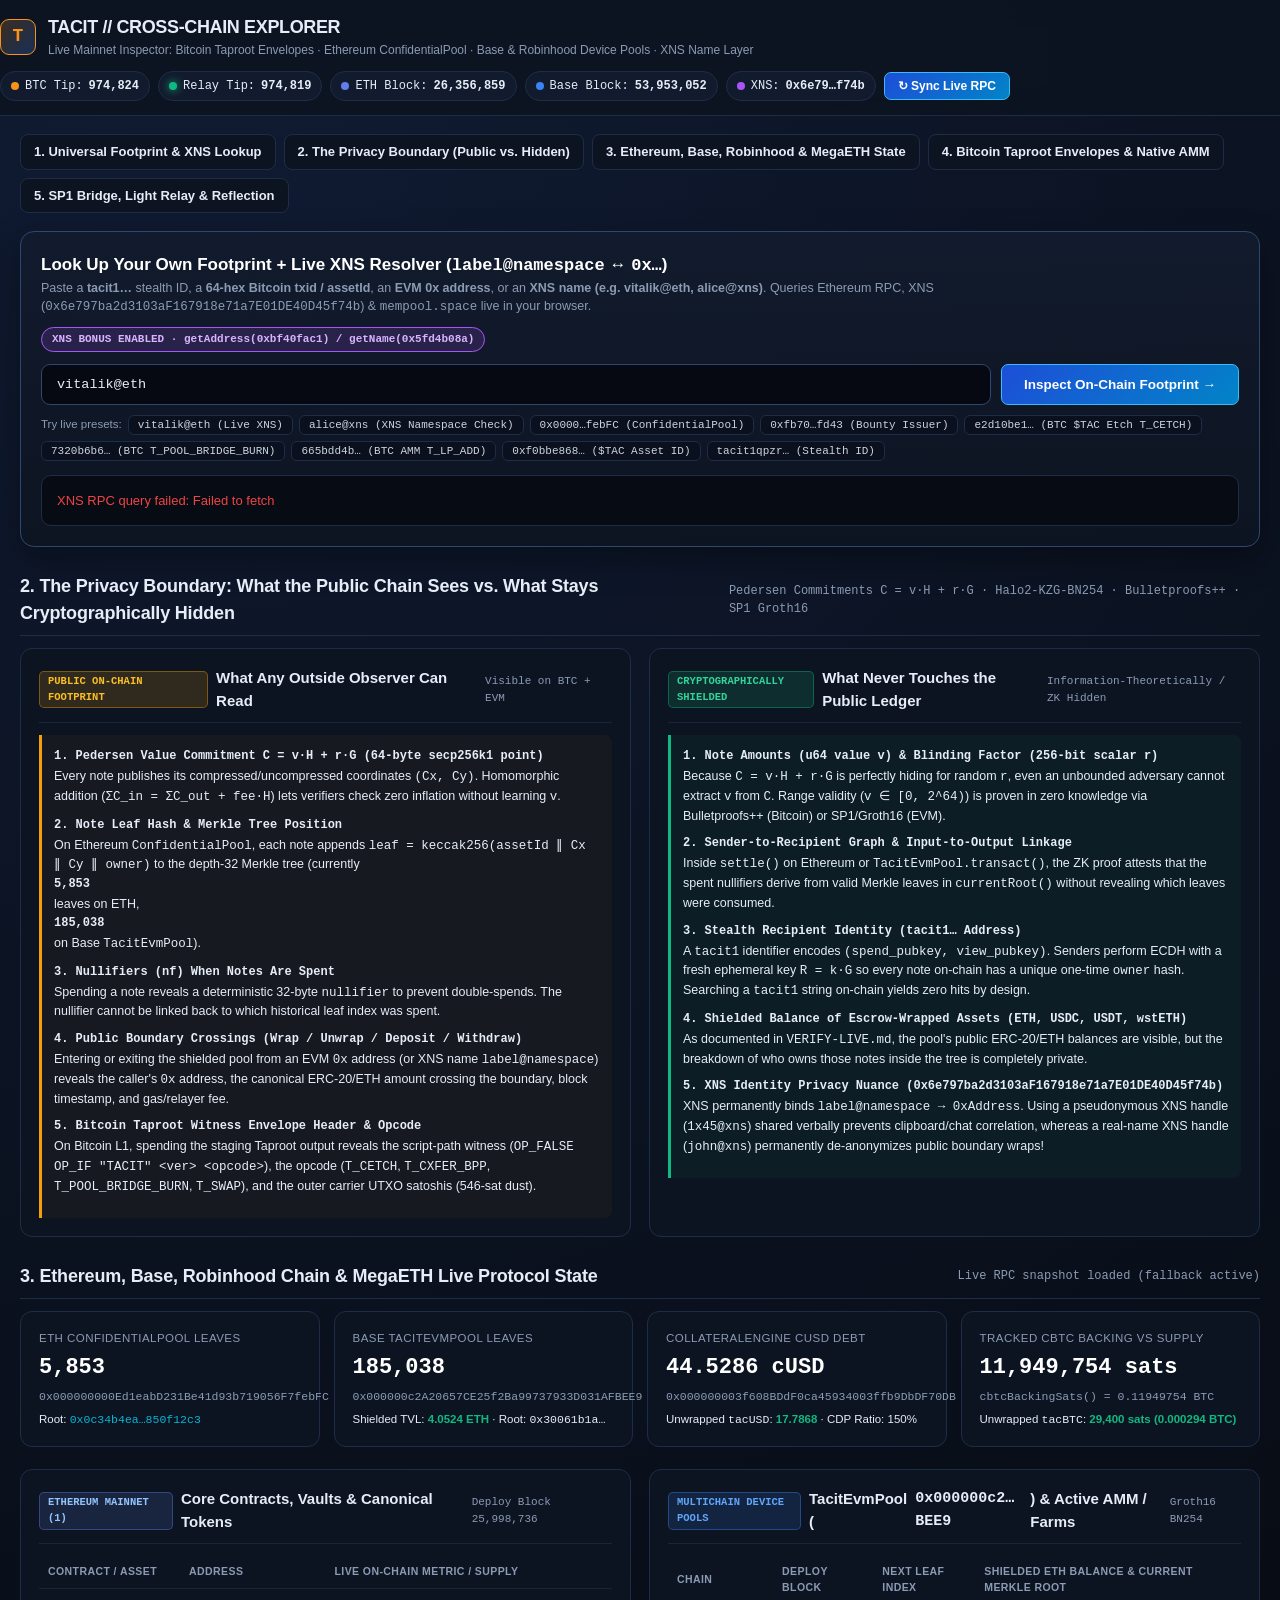
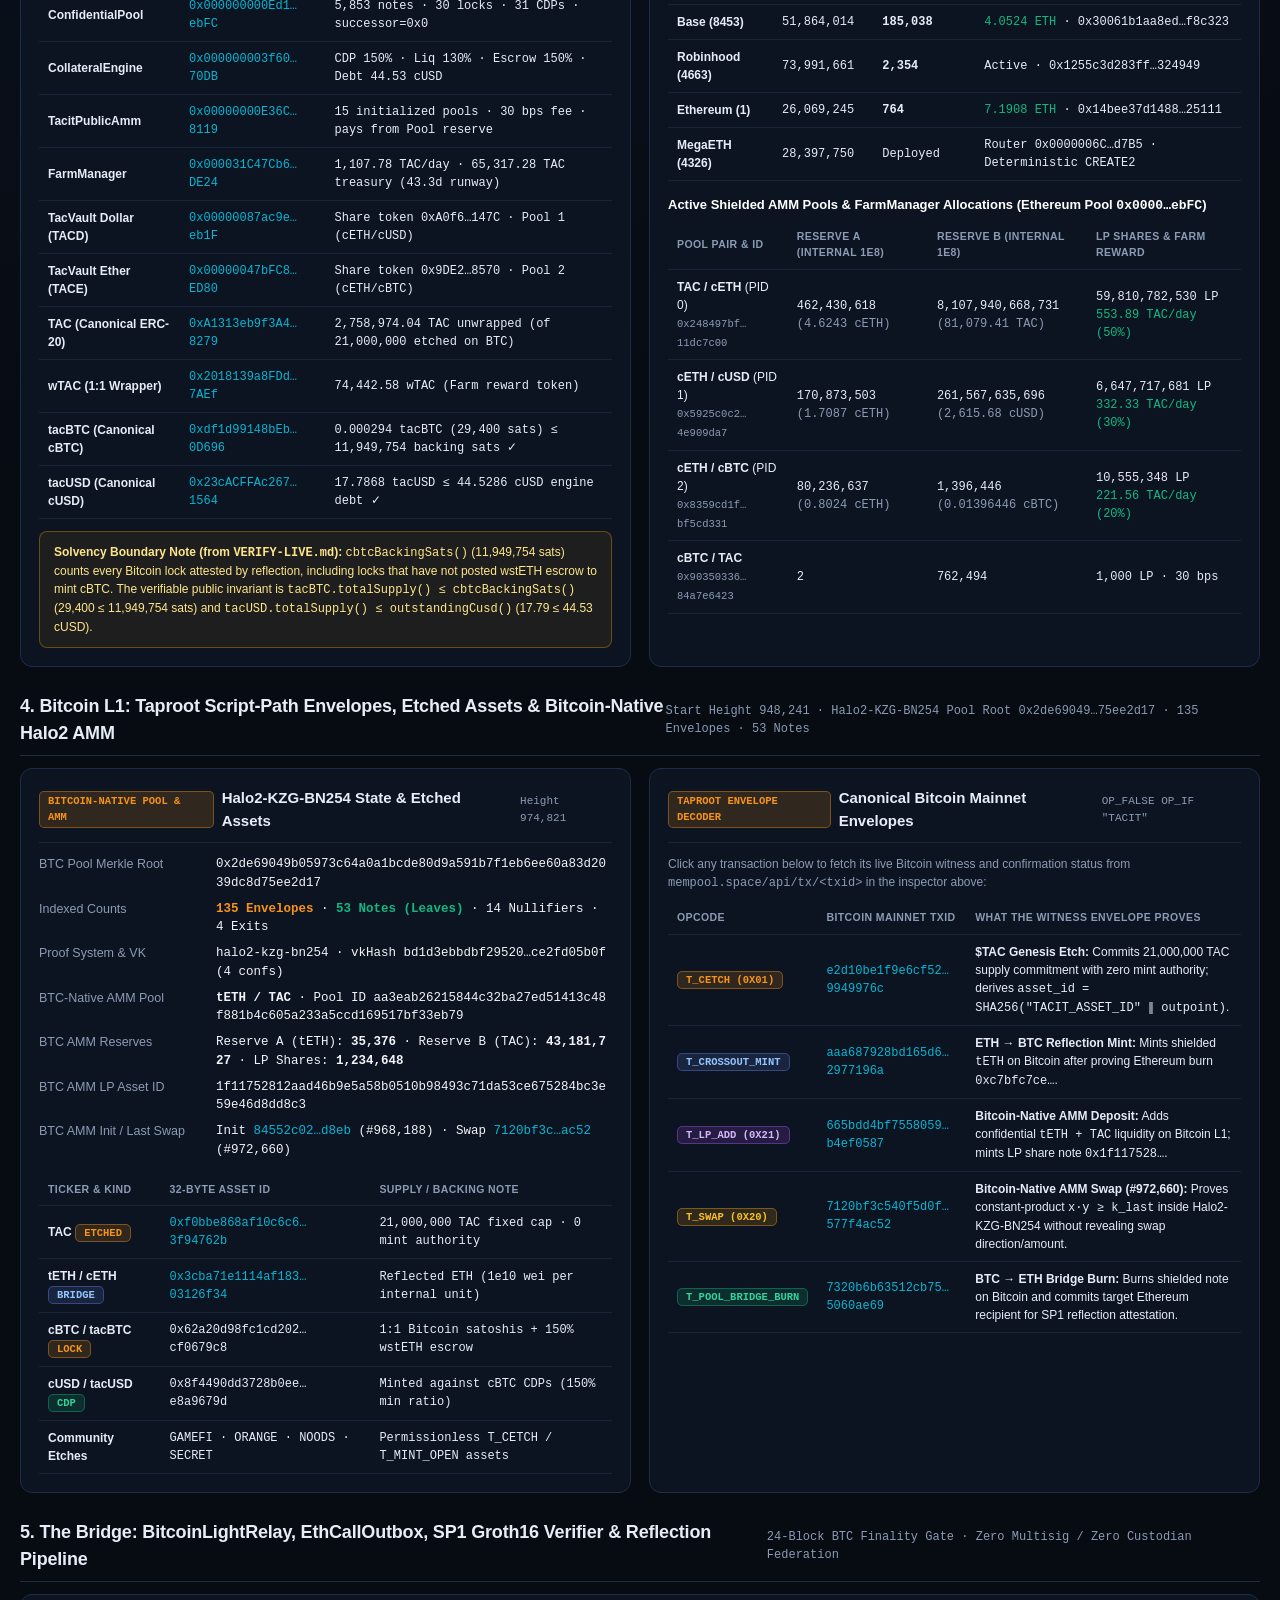
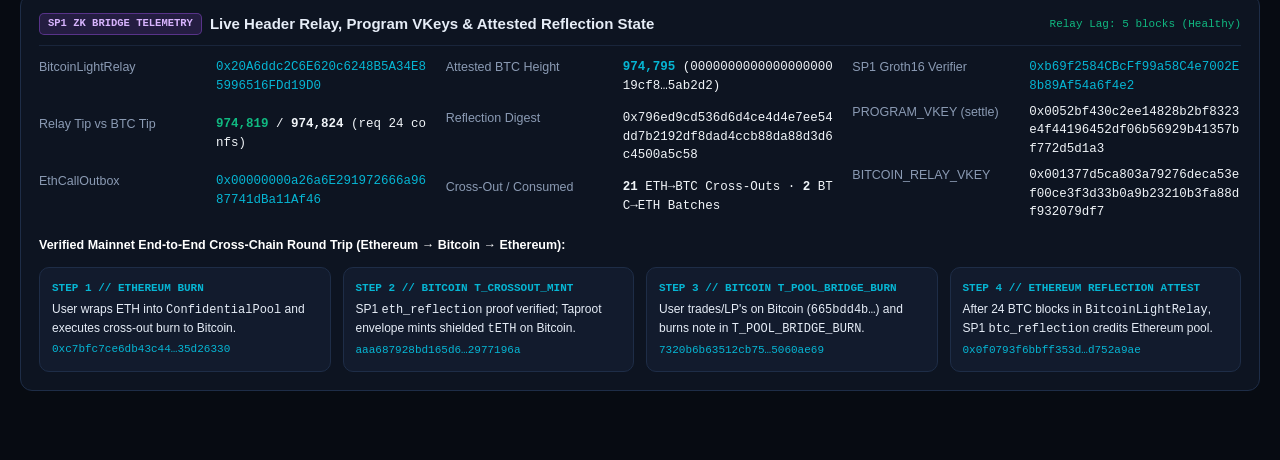
<file: tacit-explorer/index.html>
<!DOCTYPE html>
<html lang="en">
<head>
  <meta charset="utf-8" />
  <meta name="viewport" content="width=device-width, initial-scale=1" />
  <title>TACIT // Cross-Chain Privacy Boundary & State Explorer (BTC + ETH + Base + Robinhood)</title>
  <style>
    :root {
      --bg: #070b12;
      --bg-card: #0d1421;
      --bg-card-alt: #121b2d;
      --border: #1e2d47;
      --border-hi: #2e4770;
      --text: #e6edf7;
      --muted: #8b9bb4;
      --btc: #f7931a;
      --eth: #627eea;
      --base: #3b82f6;
      --green: #10b981;
      --purple: #a855f7;
      --cyan: #06b6d4;
      --amber: #f59e0b;
      --red: #ef4444;
      --mono: "JetBrains Mono", "Cascadia Code", "Consolas", monospace;
      --sans: "Inter", -apple-system, BlinkMacSystemFont, "Segoe UI", Roboto, sans-serif;
    }
    * { box-sizing: border-box; margin: 0; padding: 0; }
    body {
      background: radial-gradient(circle at 15% 0%, #101b33 0%, var(--bg) 55%);
      color: var(--text);
      font-family: var(--sans);
      line-height: 1.5;
      padding-bottom: 64px;
    }
    a { color: var(--cyan); text-decoration: none; }
    a:hover { text-decoration: underline; }
    .mono { font-family: var(--mono); }
    .wrap { max-width: 1440px; margin: 0 auto; padding: 0 20px; }

    /* Top Telemetry Header */
    header {
      border-bottom: 1px solid var(--border);
      background: rgba(13, 20, 33, 0.92);
      backdrop-filter: blur(10px);
      position: sticky;
      top: 0;
      z-index: 50;
    }
    .topbar {
      display: flex;
      flex-wrap: wrap;
      align-items: center;
      justify-content: space-between;
      gap: 12px;
      padding: 14px 0;
    }
    .brand {
      display: flex;
      align-items: center;
      gap: 12px;
    }
    .brand-logo {
      width: 36px;
      height: 36px;
      border-radius: 9px;
      background: linear-gradient(135deg, rgba(247,147,26,0.2), rgba(59,130,246,0.25));
      border: 1px solid var(--btc);
      display: flex;
      align-items: center;
      justify-content: center;
      font-weight: 800;
      color: var(--btc);
      font-family: var(--mono);
      font-size: 18px;
    }
    .brand-title { font-size: 18px; font-weight: 800; letter-spacing: -0.02em; }
    .brand-sub { font-size: 12px; color: var(--muted); }
    .telemetry-pills {
      display: flex;
      flex-wrap: wrap;
      gap: 8px;
      align-items: center;
    }
    .pill {
      display: inline-flex;
      align-items: center;
      gap: 6px;
      padding: 5px 10px;
      border-radius: 999px;
      font-size: 12px;
      font-family: var(--mono);
      background: var(--bg-card-alt);
      border: 1px solid var(--border);
    }
    .dot { width: 8px; height: 8px; border-radius: 50%; display: inline-block; }
    .dot.live { background: var(--green); box-shadow: 0 0 8px var(--green); }
    .dot.btc { background: var(--btc); }
    .dot.eth { background: var(--eth); }
    .dot.base { background: var(--base); }
    .dot.xns { background: var(--purple); }
    .btn {
      background: linear-gradient(135deg, #1d4ed8, #0284c7);
      color: #fff;
      border: 1px solid #38bdf8;
      padding: 6px 13px;
      border-radius: 7px;
      font-size: 12px;
      font-weight: 600;
      cursor: pointer;
      font-family: var(--sans);
    }
    .btn:hover { filter: brightness(1.12); }

    /* Nav Tabs */
    .section-nav {
      display: flex;
      flex-wrap: wrap;
      gap: 8px;
      margin: 18px 0;
    }
    .nav-chip {
      padding: 7px 13px;
      border-radius: 8px;
      background: var(--bg-card);
      border: 1px solid var(--border);
      color: var(--text);
      font-size: 13px;
      font-weight: 600;
      cursor: pointer;
    }
    .nav-chip:hover { border-color: var(--cyan); color: var(--cyan); }

    /* Universal Lookup Box */
    .lookup-panel {
      background: linear-gradient(180deg, rgba(18,27,45,0.95), rgba(13,20,33,0.95));
      border: 1px solid var(--border-hi);
      border-radius: 14px;
      padding: 20px;
      margin-bottom: 22px;
      box-shadow: 0 12px 32px rgba(0,0,0,0.35);
    }
    .lookup-header {
      display: flex;
      flex-wrap: wrap;
      justify-content: space-between;
      align-items: center;
      gap: 10px;
      margin-bottom: 12px;
    }
    .lookup-title { font-size: 17px; font-weight: 800; color: #fff; }
    .xns-badge {
      background: rgba(168, 85, 247, 0.16);
      border: 1px solid var(--purple);
      color: #d8b4fe;
      padding: 3px 10px;
      border-radius: 999px;
      font-size: 11px;
      font-family: var(--mono);
      font-weight: 700;
    }
    .search-row {
      display: flex;
      gap: 10px;
      margin-bottom: 10px;
    }
    .search-input {
      flex: 1;
      background: #060911;
      border: 1px solid var(--border-hi);
      color: var(--text);
      padding: 12px 15px;
      border-radius: 9px;
      font-family: var(--mono);
      font-size: 13.5px;
    }
    .search-input:focus { outline: none; border-color: var(--cyan); }
    .preset-row {
      display: flex;
      flex-wrap: wrap;
      gap: 6px;
      align-items: center;
      font-size: 11.5px;
      color: var(--muted);
    }
    .preset-btn {
      background: #0a101d;
      border: 1px solid var(--border);
      color: #cbd5e1;
      padding: 3px 9px;
      border-radius: 6px;
      font-family: var(--mono);
      font-size: 11px;
      cursor: pointer;
    }
    .preset-btn:hover { border-color: var(--btc); color: var(--btc); }
    .lookup-result {
      margin-top: 14px;
      padding: 15px;
      border-radius: 10px;
      background: #070b13;
      border: 1px solid var(--border);
      font-size: 13px;
    }

    /* Grid & Cards */
    .grid-2 { display: grid; grid-template-columns: repeat(auto-fit, minmax(560px, 1fr)); gap: 18px; margin-bottom: 22px; }
    .grid-3 { display: grid; grid-template-columns: repeat(auto-fit, minmax(380px, 1fr)); gap: 18px; margin-bottom: 22px; }
    .grid-4 { display: grid; grid-template-columns: repeat(auto-fit, minmax(290px, 1fr)); gap: 14px; margin-bottom: 22px; }
    @media (max-width: 700px) {
      .grid-2, .grid-3, .grid-4 { grid-template-columns: 1fr; }
      .search-row { flex-direction: column; }
    }
    .card {
      background: var(--bg-card);
      border: 1px solid var(--border);
      border-radius: 12px;
      padding: 18px;
    }
    .card-header {
      display: flex;
      justify-content: space-between;
      align-items: center;
      gap: 8px;
      margin-bottom: 12px;
      padding-bottom: 10px;
      border-bottom: 1px solid rgba(30, 45, 71, 0.7);
    }
    .card-title { font-size: 15px; font-weight: 700; display: flex; align-items: center; gap: 8px; }
    .tag {
      font-size: 10.5px;
      font-family: var(--mono);
      padding: 2px 8px;
      border-radius: 5px;
      font-weight: 700;
      text-transform: uppercase;
    }
    .tag.btc { background: rgba(247,147,26,0.15); color: var(--btc); border: 1px solid rgba(247,147,26,0.4); }
    .tag.eth { background: rgba(98,126,234,0.15); color: #93c5fd; border: 1px solid rgba(98,126,234,0.4); }
    .tag.base { background: rgba(59,130,246,0.15); color: #60a5fa; border: 1px solid rgba(59,130,246,0.4); }
    .tag.green { background: rgba(16,185,129,0.15); color: #34d399; border: 1px solid rgba(16,185,129,0.4); }
    .tag.amber { background: rgba(245,158,11,0.15); color: #fbbf24; border: 1px solid rgba(245,158,11,0.4); }
    .tag.purple { background: rgba(168,85,247,0.15); color: #d8b4fe; border: 1px solid rgba(168,85,247,0.4); }

    .kv-list { display: grid; grid-template-columns: 165px 1fr; gap: 7px 12px; font-size: 12.5px; }
    .kv-key { color: var(--muted); font-weight: 500; }
    .kv-val { font-family: var(--mono); word-break: break-all; color: #f1f5f9; }
    .stat-big { font-size: 22px; font-weight: 800; font-family: var(--mono); color: #fff; margin: 4px 0; }
    .stat-label { font-size: 11.5px; color: var(--muted); text-transform: uppercase; letter-spacing: 0.04em; }

    table { width: 100%; border-collapse: collapse; font-size: 12px; }
    th, td { text-align: left; padding: 8px 9px; border-bottom: 1px solid rgba(30,45,71,0.65); }
    th { color: var(--muted); font-weight: 600; text-transform: uppercase; font-size: 10.5px; letter-spacing: 0.04em; }
    tr:hover td { background: rgba(255,255,255,0.02); }

    .privacy-col-pub {
      border-left: 3px solid var(--amber);
      padding-left: 12px;
      background: rgba(245,158,11,0.04);
      border-radius: 0 8px 8px 0;
      padding: 12px;
    }
    .privacy-col-priv {
      border-left: 3px solid var(--green);
      padding-left: 12px;
      background: rgba(16,185,129,0.05);
      border-radius: 0 8px 8px 0;
      padding: 12px;
    }
    .privacy-item { margin-bottom: 9px; font-size: 12.5px; }
    .privacy-item strong { display: block; font-family: var(--mono); font-size: 12px; margin-bottom: 2px; }

    .section-heading {
      display: flex;
      align-items: center;
      justify-content: space-between;
      margin: 26px 0 12px;
      padding-bottom: 8px;
      border-bottom: 1px solid var(--border);
    }
    .section-heading h2 { font-size: 18px; font-weight: 800; letter-spacing: -0.01em; }
    .section-heading span { font-size: 12px; color: var(--muted); font-family: var(--mono); }

    .bridge-flow {
      display: grid;
      grid-template-columns: repeat(auto-fit, minmax(240px, 1fr));
      gap: 12px;
      margin-top: 12px;
    }
    .flow-step {
      background: var(--bg-card-alt);
      border: 1px solid var(--border);
      border-radius: 10px;
      padding: 12px;
      position: relative;
    }
    .flow-step-num {
      font-family: var(--mono);
      font-size: 11px;
      font-weight: 700;
      color: var(--cyan);
      margin-bottom: 4px;
    }
    .caveat-box {
      margin-top: 12px;
      padding: 11px 14px;
      background: rgba(245, 158, 11, 0.08);
      border: 1px solid rgba(245, 158, 11, 0.35);
      border-radius: 8px;
      font-size: 12px;
      color: #fde68a;
    }
  </style>
</head>
<body>

<header>
  <div class="wrap topbar">
    <div class="brand">
      <div class="brand-logo">T</div>
      <div>
        <div class="brand-title">TACIT // CROSS-CHAIN EXPLORER</div>
        <div class="brand-sub">Live Mainnet Inspector: Bitcoin Taproot Envelopes · Ethereum ConfidentialPool · Base &amp; Robinhood Device Pools · XNS Name Layer</div>
      </div>
    </div>
    <div class="telemetry-pills">
      <span class="pill" title="Live Bitcoin Mainnet Tip via mempool.space"><span class="dot btc"></span>BTC Tip: <strong id="hdr-btc-tip">974,824</strong></span>
      <span class="pill" title="Live BitcoinLightRelay Tip on Ethereum Mainnet"><span class="dot live"></span>Relay Tip: <strong id="hdr-relay-tip">974,819</strong></span>
      <span class="pill" title="Live Ethereum Mainnet Block via PublicNode RPC"><span class="dot eth"></span>ETH Block: <strong id="hdr-eth-block">26,356,859</strong></span>
      <span class="pill" title="Live Base Mainnet Block via mainnet.base.org"><span class="dot base"></span>Base Block: <strong id="hdr-base-block">53,953,052</strong></span>
      <span class="pill" title="XNS Ethereum Mainnet Registry 0x6e79...f74b"><span class="dot xns"></span>XNS: <strong>0x6e79…f74b</strong></span>
      <button class="btn" onclick="refreshAllLiveState()">&#x21bb; Sync Live RPC</button>
    </div>
  </div>
</header>

<main class="wrap">

  <div class="section-nav">
    <a class="nav-chip" href="#sec-lookup">1. Universal Footprint &amp; XNS Lookup</a>
    <a class="nav-chip" href="#sec-privacy">2. The Privacy Boundary (Public vs. Hidden)</a>
    <a class="nav-chip" href="#sec-evm">3. Ethereum, Base, Robinhood &amp; MegaETH State</a>
    <a class="nav-chip" href="#sec-btc">4. Bitcoin Taproot Envelopes &amp; Native AMM</a>
    <a class="nav-chip" href="#sec-bridge">5. SP1 Bridge, Light Relay &amp; Reflection</a>
  </div>

  <!-- SECTION 1: UNIVERSAL FOOTPRINT LOOKUP + XNS BONUS -->
  <section id="sec-lookup" class="lookup-panel">
    <div class="lookup-header">
      <div>
        <div class="lookup-title">Look Up Your Own Footprint + Live XNS Resolver (<span class="mono">label@namespace</span> &harr; <span class="mono">0x…</span>)</div>
        <div style="font-size:12.5px;color:var(--muted);">Paste a <strong>tacit1…</strong> stealth ID, a <strong>64-hex Bitcoin txid / assetId</strong>, an <strong>EVM 0x address</strong>, or an <strong>XNS name (e.g. vitalik@eth, alice@xns)</strong>. Queries Ethereum RPC, XNS (<span class="mono">0x6e797ba2d3103aF167918e71a7E01DE40D45f74b</span>) &amp; <span class="mono">mempool.space</span> live in your browser.</div>
      </div>
      <span class="xns-badge">XNS BONUS ENABLED · getAddress(0xbf40fac1) / getName(0x5fd4b08a)</span>
    </div>

    <div class="search-row">
      <input id="footprint-input" class="search-input" type="text" value="vitalik@eth" placeholder="Enter vitalik@eth, alice@xns, 0x000000000Ed1eabD231Be41d93b719056F7febFC, e2d10be1..., or tacit1..." />
      <button class="btn" style="padding:0 22px;font-size:13.5px;" onclick="runFootprintLookup()">Inspect On-Chain Footprint &rarr;</button>
    </div>

    <div class="preset-row">
      <span>Try live presets:</span>
      <button class="preset-btn" onclick="setLookup('vitalik@eth')">vitalik@eth (Live XNS)</button>
      <button class="preset-btn" onclick="setLookup('alice@xns')">alice@xns (XNS Namespace Check)</button>
      <button class="preset-btn" onclick="setLookup('0x000000000Ed1eabD231Be41d93b719056F7febFC')">0x0000…febFC (ConfidentialPool)</button>
      <button class="preset-btn" onclick="setLookup('0xfb706da8ad6fc35777c041cd3ec049a4e431fd43')">0xfb70…fd43 (Bounty Issuer)</button>
      <button class="preset-btn" onclick="setLookup('e2d10be1f9e6cf52041f0772a5fd1c1fc2e0dc74f3062780bb7ab3fb9949976c')">e2d10be1… (BTC $TAC Etch T_CETCH)</button>
      <button class="preset-btn" onclick="setLookup('7320b6b63512cb7515356227060d236e2ff9c2a21b9d737bf5a54a605060ae69')">7320b6b6… (BTC T_POOL_BRIDGE_BURN)</button>
      <button class="preset-btn" onclick="setLookup('665bdd4bf75580596e02c48c6b776670bd0744e064a1fd36e068d801b4ef0587')">665bdd4b… (BTC AMM T_LP_ADD)</button>
      <button class="preset-btn" onclick="setLookup('0xf0bbe868af10c6c67652a99709bf32048d1aa7194efe3e9a1ef1bde43f94762b')">0xf0bbe868… ($TAC Asset ID)</button>
      <button class="preset-btn" onclick="setLookup('tacit1qpzry9x8gf2tvdw0s3jn54khce6mua7l52w3k9q8r2v4m6n0p7s9t2x4y6z8a0c')">tacit1qpzr… (Stealth ID)</button>
    </div>

    <div id="lookup-output" class="lookup-result">
      Loading live inspection...
    </div>
  </section>

  <!-- SECTION 2: THE PRIVACY BOUNDARY -->
  <div id="sec-privacy" class="section-heading">
    <h2>2. The Privacy Boundary: What the Public Chain Sees vs. What Stays Cryptographically Hidden</h2>
    <span>Pedersen Commitments C = v&middot;H + r&middot;G &middot; Halo2-KZG-BN254 &middot; Bulletproofs++ &middot; SP1 Groth16</span>
  </div>

  <div class="grid-2">
    <div class="card">
      <div class="card-header">
        <div class="card-title"><span class="tag amber">PUBLIC ON-CHAIN FOOTPRINT</span> What Any Outside Observer Can Read</div>
        <span class="mono" style="font-size:11px;color:var(--muted);">Visible on BTC + EVM</span>
      </div>
      <div class="privacy-col-pub">
        <div class="privacy-item">
          <strong>1. Pedersen Value Commitment C = v&middot;H + r&middot;G (64-byte secp256k1 point)</strong>
          Every note publishes its compressed/uncompressed coordinates <span class="mono">(Cx, Cy)</span>. Homomorphic addition (<span class="mono">&Sigma;C_in = &Sigma;C_out + fee&middot;H</span>) lets verifiers check zero inflation without learning <span class="mono">v</span>.
        </div>
        <div class="privacy-item">
          <strong>2. Note Leaf Hash &amp; Merkle Tree Position</strong>
          On Ethereum <span class="mono">ConfidentialPool</span>, each note appends <span class="mono">leaf = keccak256(assetId &Vert; Cx &Vert; Cy &Vert; owner)</span> to the depth-32 Merkle tree (currently <strong id="priv-leaf-count">5,853</strong> leaves on ETH, <strong id="priv-base-count">185,038</strong> on Base <span class="mono">TacitEvmPool</span>).
        </div>
        <div class="privacy-item">
          <strong>3. Nullifiers (nf) When Notes Are Spent</strong>
          Spending a note reveals a deterministic 32-byte <span class="mono">nullifier</span> to prevent double-spends. The nullifier cannot be linked back to which historical leaf index was spent.
        </div>
        <div class="privacy-item">
          <strong>4. Public Boundary Crossings (Wrap / Unwrap / Deposit / Withdraw)</strong>
          Entering or exiting the shielded pool from an EVM <span class="mono">0x</span> address (or XNS name <span class="mono">label@namespace</span>) reveals the caller's <span class="mono">0x</span> address, the canonical ERC-20/ETH amount crossing the boundary, block timestamp, and gas/relayer fee.
        </div>
        <div class="privacy-item">
          <strong>5. Bitcoin Taproot Witness Envelope Header &amp; Opcode</strong>
          On Bitcoin L1, spending the staging Taproot output reveals the script-path witness (<span class="mono">OP_FALSE OP_IF "TACIT" &lt;ver&gt; &lt;opcode&gt;</span>), the opcode (<span class="mono">T_CETCH</span>, <span class="mono">T_CXFER_BPP</span>, <span class="mono">T_POOL_BRIDGE_BURN</span>, <span class="mono">T_SWAP</span>), and the outer carrier UTXO satoshis (546-sat dust).
        </div>
      </div>
    </div>

    <div class="card">
      <div class="card-header">
        <div class="card-title"><span class="tag green">CRYPTOGRAPHICALLY SHIELDED</span> What Never Touches the Public Ledger</div>
        <span class="mono" style="font-size:11px;color:var(--muted);">Information-Theoretically / ZK Hidden</span>
      </div>
      <div class="privacy-col-priv">
        <div class="privacy-item">
          <strong>1. Note Amounts (u64 value v) &amp; Blinding Factor (256-bit scalar r)</strong>
          Because <span class="mono">C = v&middot;H + r&middot;G</span> is perfectly hiding for random <span class="mono">r</span>, even an unbounded adversary cannot extract <span class="mono">v</span> from <span class="mono">C</span>. Range validity (<span class="mono">v &in; [0, 2^64)</span>) is proven in zero knowledge via Bulletproofs++ (Bitcoin) or SP1/Groth16 (EVM).
        </div>
        <div class="privacy-item">
          <strong>2. Sender-to-Recipient Graph &amp; Input-to-Output Linkage</strong>
          Inside <span class="mono">settle()</span> on Ethereum or <span class="mono">TacitEvmPool.transact()</span>, the ZK proof attests that the spent nullifiers derive from valid Merkle leaves in <span class="mono">currentRoot()</span> without revealing which leaves were consumed.
        </div>
        <div class="privacy-item">
          <strong>3. Stealth Recipient Identity (tacit1… Address)</strong>
          A <span class="mono">tacit1</span> identifier encodes <span class="mono">(spend_pubkey, view_pubkey)</span>. Senders perform ECDH with a fresh ephemeral key <span class="mono">R = k&middot;G</span> so every note on-chain has a unique one-time <span class="mono">owner</span> hash. Searching a <span class="mono">tacit1</span> string on-chain yields zero hits by design.
        </div>
        <div class="privacy-item">
          <strong>4. Shielded Balance of Escrow-Wrapped Assets (ETH, USDC, USDT, wstETH)</strong>
          As documented in <span class="mono">VERIFY-LIVE.md</span>, the pool's public ERC-20/ETH balances are visible, but the breakdown of who owns those notes inside the tree is completely private.
        </div>
        <div class="privacy-item">
          <strong>5. XNS Identity Privacy Nuance (<span class="mono">0x6e797ba2d3103aF167918e71a7E01DE40D45f74b</span>)</strong>
          XNS permanently binds <span class="mono">label@namespace &rarr; 0xAddress</span>. Using a pseudonymous XNS handle (<span class="mono">1x45@xns</span>) shared verbally prevents clipboard/chat correlation, whereas a real-name XNS handle (<span class="mono">john@xns</span>) permanently de-anonymizes public boundary wraps!
        </div>
      </div>
    </div>
  </div>

  <!-- SECTION 3: ETHEREUM, BASE, ROBINHOOD & MEGAETH STATE -->
  <div id="sec-evm" class="section-heading">
    <h2>3. Ethereum, Base, Robinhood Chain &amp; MegaETH Live Protocol State</h2>
    <span id="evm-sync-status">Live JSON-RPC: ethereum-rpc.publicnode.com + mainnet.base.org</span>
  </div>

  <div class="grid-4">
    <div class="card">
      <div class="stat-label">ETH ConfidentialPool Leaves</div>
      <div class="stat-big" id="stat-eth-leaves">5,853</div>
      <div style="font-size:11.5px;color:var(--muted);" class="mono">0x000000000Ed1eabD231Be41d93b719056F7febFC</div>
      <div style="font-size:11.5px;margin-top:6px;">Root: <span id="stat-eth-root" class="mono" style="color:var(--cyan);">0x0c34b4ea…850f12c3</span></div>
    </div>
    <div class="card">
      <div class="stat-label">Base TacitEvmPool Leaves</div>
      <div class="stat-big" id="stat-base-leaves">185,038</div>
      <div style="font-size:11.5px;color:var(--muted);" class="mono">0x000000c2A20657CE25f2Ba99737933D031AFBEE9</div>
      <div style="font-size:11.5px;margin-top:6px;">Shielded TVL: <strong id="stat-base-eth" style="color:var(--green);">4.0524 ETH</strong> &middot; Root: <span id="stat-base-root" class="mono">0x30061b1a…</span></div>
    </div>
    <div class="card">
      <div class="stat-label">CollateralEngine cUSD Debt</div>
      <div class="stat-big" id="stat-cusd-debt">44.5286 cUSD</div>
      <div style="font-size:11.5px;color:var(--muted);" class="mono">0x000000003f608BDdF0ca45934003ffb9DbDF70DB</div>
      <div style="font-size:11.5px;margin-top:6px;">Unwrapped <span class="mono">tacUSD</span>: <strong id="stat-tacusd-sup" style="color:var(--green);">17.7868</strong> &middot; CDP Ratio: <span id="stat-cdp-ratio">150%</span></div>
    </div>
    <div class="card">
      <div class="stat-label">Tracked cBTC Backing vs Supply</div>
      <div class="stat-big" id="stat-cbtc-sats">11,949,754 sats</div>
      <div style="font-size:11.5px;color:var(--muted);" class="mono">cbtcBackingSats() = 0.11949754 BTC</div>
      <div style="font-size:11.5px;margin-top:6px;">Unwrapped <span class="mono">tacBTC</span>: <strong id="stat-tacbtc-sup" style="color:var(--green);">29,400 sats (0.000294 BTC)</strong></div>
    </div>
  </div>

  <div class="grid-2">
    <!-- Core Contracts & Canonical Tokens Table -->
    <div class="card">
      <div class="card-header">
        <div class="card-title"><span class="tag eth">ETHEREUM MAINNET (1)</span> Core Contracts, Vaults &amp; Canonical Tokens</div>
        <span class="mono" style="font-size:11px;color:var(--muted);">Deploy Block 25,998,736</span>
      </div>
      <table>
        <thead>
          <tr>
            <th>Contract / Asset</th>
            <th>Address</th>
            <th>Live On-Chain Metric / Supply</th>
          </tr>
        </thead>
        <tbody>
          <tr>
            <td><strong>ConfidentialPool</strong></td>
            <td class="mono"><a href="https://etherscan.io/address/0x000000000Ed1eabD231Be41d93b719056F7febFC" target="_blank">0x000000000Ed1…ebFC</a></td>
            <td class="mono" id="tbl-pool-state">5,853 notes · 30 locks · 31 CDPs · successor=0x0</td>
          </tr>
          <tr>
            <td><strong>CollateralEngine</strong></td>
            <td class="mono"><a href="https://etherscan.io/address/0x000000003f608BDdF0ca45934003ffb9DbDF70DB" target="_blank">0x000000003f60…70DB</a></td>
            <td class="mono" id="tbl-engine-state">CDP 150% · Liq 130% · Escrow 150% · Debt 44.53 cUSD</td>
          </tr>
          <tr>
            <td><strong>TacitPublicAmm</strong></td>
            <td class="mono"><a href="https://etherscan.io/address/0x00000000E36C7EC997CC59DCda9E03673B448119" target="_blank">0x00000000E36C…8119</a></td>
            <td class="mono">15 initialized pools · 30 bps fee · pays from Pool reserve</td>
          </tr>
          <tr>
            <td><strong>FarmManager</strong></td>
            <td class="mono"><a href="https://etherscan.io/address/0x000031C47Cb61faB1CE2790a69625FABB71EDE24" target="_blank">0x000031C47Cb6…DE24</a></td>
            <td class="mono">1,107.78 TAC/day · 65,317.28 TAC treasury (43.3d runway)</td>
          </tr>
          <tr>
            <td><strong>TacVault Dollar (TACD)</strong></td>
            <td class="mono"><a href="https://etherscan.io/address/0x00000087ac9ed3E1Bd443E00FBe18B4EdcAEeb1F" target="_blank">0x00000087ac9e…eb1F</a></td>
            <td class="mono">Share token <span title="0xA0f6B02561C8ef08335B69aD25e022C0B342147C">0xA0f6…147C</span> · Pool 1 (cETH/cUSD)</td>
          </tr>
          <tr>
            <td><strong>TacVault Ether (TACE)</strong></td>
            <td class="mono"><a href="https://etherscan.io/address/0x00000047bFC8cF504967049D9Cf9E1FD9651ED80" target="_blank">0x00000047bFC8…ED80</a></td>
            <td class="mono">Share token <span title="0x9DE27883C5Dc9Db47BE12E595D59b8f1aBEC8570">0x9DE2…8570</span> · Pool 2 (cETH/cBTC)</td>
          </tr>
          <tr>
            <td><strong>TAC (Canonical ERC-20)</strong></td>
            <td class="mono"><a href="https://etherscan.io/address/0xA1313eb9f3A445606D9583bcAc3ebeB56a858279" target="_blank">0xA1313eb9f3A4…8279</a></td>
            <td class="mono" id="tbl-tac-supply">2,758,974.04 TAC unwrapped (of 21,000,000 etched on BTC)</td>
          </tr>
          <tr>
            <td><strong>wTAC (1:1 Wrapper)</strong></td>
            <td class="mono"><a href="https://etherscan.io/address/0x2018139a8FDd3666855BE3315C7683b4D6aB7AEf" target="_blank">0x2018139a8FDd…7AEf</a></td>
            <td class="mono" id="tbl-wtac-supply">74,442.58 wTAC (Farm reward token)</td>
          </tr>
          <tr>
            <td><strong>tacBTC (Canonical cBTC)</strong></td>
            <td class="mono"><a href="https://etherscan.io/address/0xdf1d99148bEb7a9AFf1d95C49B3d22b7ed90D696" target="_blank">0xdf1d99148bEb…0D696</a></td>
            <td class="mono" id="tbl-tacbtc-supply">0.000294 tacBTC (29,400 sats) &le; 11,949,754 backing sats &#x2713;</td>
          </tr>
          <tr>
            <td><strong>tacUSD (Canonical cUSD)</strong></td>
            <td class="mono"><a href="https://etherscan.io/address/0x23cACFFAc2674514A6d4F6cD420B4cc2aC921564" target="_blank">0x23cACFFAc267…1564</a></td>
            <td class="mono" id="tbl-tacusd-supply">17.7868 tacUSD &le; 44.5286 cUSD engine debt &#x2713;</td>
          </tr>
        </tbody>
      </table>
      <div class="caveat-box">
        <strong>Solvency Boundary Note (from <span class="mono">VERIFY-LIVE.md</span>):</strong> <span class="mono">cbtcBackingSats()</span> (11,949,754 sats) counts every Bitcoin lock attested by reflection, including locks that have not posted wstETH escrow to mint cBTC. The verifiable public invariant is <span class="mono">tacBTC.totalSupply() &le; cbtcBackingSats()</span> (29,400 &le; 11,949,754 sats) and <span class="mono">tacUSD.totalSupply() &le; outstandingCusd()</span> (17.79 &le; 44.53 cUSD).
      </div>
    </div>

    <!-- Multichain TacitEvmPool + Active Confidential AMM & Farms -->
    <div class="card">
      <div class="card-header">
        <div class="card-title"><span class="tag base">MULTICHAIN DEVICE POOLS</span> TacitEvmPool (<span class="mono">0x000000c2…BEE9</span>) &amp; Active AMM / Farms</div>
        <span class="mono" style="font-size:11px;color:var(--muted);">Groth16 BN254</span>
      </div>
      <table>
        <thead>
          <tr>
            <th>Chain</th>
            <th>Deploy Block</th>
            <th>Next Leaf Index</th>
            <th>Shielded ETH Balance &amp; Current Merkle Root</th>
          </tr>
        </thead>
        <tbody>
          <tr>
            <td><strong>Base (8453)</strong></td>
            <td class="mono">51,864,014</td>
            <td class="mono" id="evm-base-idx"><strong>185,038</strong></td>
            <td class="mono"><span id="evm-base-bal" style="color:var(--green);">4.0524 ETH</span> · <span id="evm-base-rt">0x30061b1aa8ed…f8c323</span></td>
          </tr>
          <tr>
            <td><strong>Robinhood (4663)</strong></td>
            <td class="mono">73,991,661</td>
            <td class="mono" id="evm-rh-idx"><strong>2,354</strong></td>
            <td class="mono">Active · <span id="evm-rh-rt">0x1255c3d283ff…324949</span></td>
          </tr>
          <tr>
            <td><strong>Ethereum (1)</strong></td>
            <td class="mono">26,069,245</td>
            <td class="mono" id="evm-eth-idx"><strong>764</strong></td>
            <td class="mono"><span id="evm-eth-bal" style="color:var(--green);">7.1908 ETH</span> · <span id="evm-eth-rt">0x14bee37d1488…25111</span></td>
          </tr>
          <tr>
            <td><strong>MegaETH (4326)</strong></td>
            <td class="mono">28,397,750</td>
            <td class="mono">Deployed</td>
            <td class="mono">Router <span class="mono">0x0000006C…d7B5</span> · Deterministic CREATE2</td>
          </tr>
        </tbody>
      </table>

      <div style="margin-top:14px;margin-bottom:6px;font-size:13px;font-weight:700;color:#fff;">Active Shielded AMM Pools &amp; FarmManager Allocations (Ethereum Pool <span class="mono">0x0000…ebFC</span>)</div>
      <table>
        <thead>
          <tr>
            <th>Pool Pair &amp; ID</th>
            <th>Reserve A (Internal 1e8)</th>
            <th>Reserve B (Internal 1e8)</th>
            <th>LP Shares &amp; Farm Reward</th>
          </tr>
        </thead>
        <tbody>
          <tr>
            <td><strong>TAC / cETH</strong> (PID 0)<br/><span class="mono" style="font-size:10.5px;color:var(--muted);">0x248497bf…11dc7c00</span></td>
            <td class="mono">462,430,618<br/><span style="color:var(--muted);">(4.6243 cETH)</span></td>
            <td class="mono">8,107,940,668,731<br/><span style="color:var(--muted);">(81,079.41 TAC)</span></td>
            <td class="mono">59,810,782,530 LP<br/><span style="color:var(--green);">553.89 TAC/day (50%)</span></td>
          </tr>
          <tr>
            <td><strong>cETH / cUSD</strong> (PID 1)<br/><span class="mono" style="font-size:10.5px;color:var(--muted);">0x5925c0c2…4e909da7</span></td>
            <td class="mono">170,873,503<br/><span style="color:var(--muted);">(1.7087 cETH)</span></td>
            <td class="mono">261,567,635,696<br/><span style="color:var(--muted);">(2,615.68 cUSD)</span></td>
            <td class="mono">6,647,717,681 LP<br/><span style="color:var(--green);">332.33 TAC/day (30%)</span></td>
          </tr>
          <tr>
            <td><strong>cETH / cBTC</strong> (PID 2)<br/><span class="mono" style="font-size:10.5px;color:var(--muted);">0x8359cd1f…bf5cd331</span></td>
            <td class="mono">80,236,637<br/><span style="color:var(--muted);">(0.8024 cETH)</span></td>
            <td class="mono">1,396,446<br/><span style="color:var(--muted);">(0.01396446 cBTC)</span></td>
            <td class="mono">10,555,348 LP<br/><span style="color:var(--green);">221.56 TAC/day (20%)</span></td>
          </tr>
          <tr>
            <td><strong>cBTC / TAC</strong><br/><span class="mono" style="font-size:10.5px;color:var(--muted);">0x90350336…84a7e6423</span></td>
            <td class="mono">2</td>
            <td class="mono">762,494</td>
            <td class="mono">1,000 LP · 30 bps</td>
          </tr>
        </tbody>
      </table>
    </div>
  </div>

  <!-- SECTION 4: BITCOIN SIDE (TAPROOT ENVELOPES, ASSETS & NATIVE AMM) -->
  <div id="sec-btc" class="section-heading">
    <h2>4. Bitcoin L1: Taproot Script-Path Envelopes, Etched Assets &amp; Bitcoin-Native Halo2 AMM</h2>
    <span>Start Height 948,241 &middot; Halo2-KZG-BN254 Pool Root 0x2de69049…75ee2d17 &middot; 135 Envelopes &middot; 53 Notes</span>
  </div>

  <div class="grid-2">
    <div class="card">
      <div class="card-header">
        <div class="card-title"><span class="tag btc">BITCOIN-NATIVE POOL &amp; AMM</span> Halo2-KZG-BN254 State &amp; Etched Assets</div>
        <span class="mono" style="font-size:11px;color:var(--muted);">Height 974,821</span>
      </div>
      <div class="kv-list" style="margin-bottom:14px;">
        <div class="kv-key">BTC Pool Merkle Root</div>
        <div class="kv-val">0x2de69049b05973c64a0a1bcde80d9a591b7f1eb6ee60a83d2039dc8d75ee2d17</div>
        <div class="kv-key">Indexed Counts</div>
        <div class="kv-val"><strong style="color:var(--btc);">135 Envelopes</strong> &middot; <strong style="color:var(--green);">53 Notes (Leaves)</strong> &middot; 14 Nullifiers &middot; 4 Exits</div>
        <div class="kv-key">Proof System &amp; VK</div>
        <div class="kv-val">halo2-kzg-bn254 &middot; vkHash bd1d3ebbdbf29520…ce2fd05b0f (4 confs)</div>
        <div class="kv-key">BTC-Native AMM Pool</div>
        <div class="kv-val"><strong>tETH / TAC</strong> &middot; Pool ID <span class="mono">aa3eab26215844c32ba27ed51413c48f881b4c605a233a5ccd169517bf33eb79</span></div>
        <div class="kv-key">BTC AMM Reserves</div>
        <div class="kv-val">Reserve A (tETH): <strong>35,376</strong> &middot; Reserve B (TAC): <strong>43,181,727</strong> &middot; LP Shares: <strong>1,234,648</strong></div>
        <div class="kv-key">BTC AMM LP Asset ID</div>
        <div class="kv-val">1f11752812aad46b9e5a58b0510b98493c71da53ce675284bc3e59e46d8dd8c3</div>
        <div class="kv-key">BTC AMM Init / Last Swap</div>
        <div class="kv-val">Init <a href="#" onclick="setLookup('84552c02c6e5b84eba39316e794f848b49d50a8607fffca42949cc754583d8eb');return false;">84552c02…d8eb</a> (#968,188) &middot; Swap <a href="#" onclick="setLookup('7120bf3c540f5d0f2c40b1e94a04d9f645d83cbcb7921f96918fbba577f4ac52');return false;">7120bf3c…ac52</a> (#972,660)</div>
      </div>

      <table>
        <thead>
          <tr>
            <th>Ticker &amp; Kind</th>
            <th>32-Byte Asset ID</th>
            <th>Supply / Backing Note</th>
          </tr>
        </thead>
        <tbody>
          <tr>
            <td><strong>TAC</strong> <span class="tag btc">ETCHED</span></td>
            <td class="mono"><a href="#" onclick="setLookup('0xf0bbe868af10c6c67652a99709bf32048d1aa7194efe3e9a1ef1bde43f94762b');return false;">0xf0bbe868af10c6c6…3f94762b</a></td>
            <td class="mono">21,000,000 TAC fixed cap · 0 mint authority</td>
          </tr>
          <tr>
            <td><strong>tETH / cETH</strong> <span class="tag eth">BRIDGE</span></td>
            <td class="mono"><a href="#" onclick="setLookup('0x3cba71e1114af183cdeacc6b8457a474d17529fd28704480ca799d0d03126f34');return false;">0x3cba71e1114af183…03126f34</a></td>
            <td class="mono">Reflected ETH (1e10 wei per internal unit)</td>
          </tr>
          <tr>
            <td><strong>cBTC / tacBTC</strong> <span class="tag btc">LOCK</span></td>
            <td class="mono">0x62a20d98fc1cd202…cf0679c8</td>
            <td class="mono">1:1 Bitcoin satoshis + 150% wstETH escrow</td>
          </tr>
          <tr>
            <td><strong>cUSD / tacUSD</strong> <span class="tag green">CDP</span></td>
            <td class="mono">0x8f4490dd3728b0ee…e8a9679d</td>
            <td class="mono">Minted against cBTC CDPs (150% min ratio)</td>
          </tr>
          <tr>
            <td><strong>Community Etches</strong></td>
            <td class="mono">GAMEFI · ORANGE · NOODS · SECRET</td>
            <td class="mono">Permissionless <span class="mono">T_CETCH</span> / <span class="mono">T_MINT_OPEN</span> assets</td>
          </tr>
        </tbody>
      </table>
    </div>

    <div class="card">
      <div class="card-header">
        <div class="card-title"><span class="tag btc">TAPROOT ENVELOPE DECODER</span> Canonical Bitcoin Mainnet Envelopes</div>
        <span class="mono" style="font-size:11px;color:var(--muted);">OP_FALSE OP_IF "TACIT"</span>
      </div>
      <p style="font-size:12px;color:var(--muted);margin-bottom:10px;">
        Click any transaction below to fetch its live Bitcoin witness and confirmation status from <span class="mono">mempool.space/api/tx/&lt;txid&gt;</span> in the inspector above:
      </p>
      <table>
        <thead>
          <tr>
            <th>Opcode</th>
            <th>Bitcoin Mainnet Txid</th>
            <th>What the Witness Envelope Proves</th>
          </tr>
        </thead>
        <tbody>
          <tr>
            <td><span class="tag btc">T_CETCH (0x01)</span></td>
            <td class="mono"><a href="#" onclick="setLookup('e2d10be1f9e6cf52041f0772a5fd1c1fc2e0dc74f3062780bb7ab3fb9949976c');return false;">e2d10be1f9e6cf52…9949976c</a></td>
            <td><strong>$TAC Genesis Etch:</strong> Commits 21,000,000 TAC supply commitment with zero mint authority; derives <span class="mono">asset_id = SHA256("TACIT_ASSET_ID" &Vert; outpoint)</span>.</td>
          </tr>
          <tr>
            <td><span class="tag eth">T_CROSSOUT_MINT</span></td>
            <td class="mono"><a href="#" onclick="setLookup('aaa687928bd165d631aa09480b7aa346db10359da3ef92b4942e09822977196a');return false;">aaa687928bd165d6…2977196a</a></td>
            <td><strong>ETH &rarr; BTC Reflection Mint:</strong> Mints shielded <span class="mono">tETH</span> on Bitcoin after proving Ethereum burn <span class="mono">0xc7bfc7ce…</span>.</td>
          </tr>
          <tr>
            <td><span class="tag purple">T_LP_ADD (0x21)</span></td>
            <td class="mono"><a href="#" onclick="setLookup('665bdd4bf75580596e02c48c6b776670bd0744e064a1fd36e068d801b4ef0587');return false;">665bdd4bf7558059…b4ef0587</a></td>
            <td><strong>Bitcoin-Native AMM Deposit:</strong> Adds confidential <span class="mono">tETH + TAC</span> liquidity on Bitcoin L1; mints LP share note <span class="mono">0x1f117528…</span>.</td>
          </tr>
          <tr>
            <td><span class="tag amber">T_SWAP (0x20)</span></td>
            <td class="mono"><a href="#" onclick="setLookup('7120bf3c540f5d0f2c40b1e94a04d9f645d83cbcb7921f96918fbba577f4ac52');return false;">7120bf3c540f5d0f…577f4ac52</a></td>
            <td><strong>Bitcoin-Native AMM Swap (#972,660):</strong> Proves constant-product <span class="mono">x&middot;y &ge; k_last</span> inside Halo2-KZG-BN254 without revealing swap direction/amount.</td>
          </tr>
          <tr>
            <td><span class="tag green">T_POOL_BRIDGE_BURN</span></td>
            <td class="mono"><a href="#" onclick="setLookup('7320b6b63512cb7515356227060d236e2ff9c2a21b9d737bf5a54a605060ae69');return false;">7320b6b63512cb75…5060ae69</a></td>
            <td><strong>BTC &rarr; ETH Bridge Burn:</strong> Burns shielded note on Bitcoin and commits target Ethereum recipient for SP1 reflection attestation.</td>
          </tr>
        </tbody>
      </table>
    </div>
  </div>

  <!-- SECTION 5: THE BRIDGE -->
  <div id="sec-bridge" class="section-heading">
    <h2>5. The Bridge: BitcoinLightRelay, EthCallOutbox, SP1 Groth16 Verifier &amp; Reflection Pipeline</h2>
    <span>24-Block BTC Finality Gate &middot; Zero Multisig / Zero Custodian Federation</span>
  </div>

  <div class="card" style="margin-bottom:22px;">
    <div class="card-header">
      <div class="card-title"><span class="tag purple">SP1 ZK BRIDGE TELEMETRY</span> Live Header Relay, Program VKeys &amp; Attested Reflection State</div>
      <span class="mono" style="font-size:11px;color:var(--green);" id="bridge-lag-badge">Relay Lag: 5 blocks (Healthy)</span>
    </div>

    <div class="grid-3" style="margin-bottom:14px;">
      <div class="kv-list">
        <div class="kv-key">BitcoinLightRelay</div>
        <div class="kv-val"><a href="https://etherscan.io/address/0x20A6ddc2C6E620c6248B5A34E85996516FDd19D0" target="_blank">0x20A6ddc2C6E620c6248B5A34E85996516FDd19D0</a></div>
        <div class="kv-key">Relay Tip vs BTC Tip</div>
        <div class="kv-val"><strong id="br-relay-tip" style="color:var(--green);">974,819</strong> / <strong id="br-btc-tip">974,824</strong> (req 24 confs)</div>
        <div class="kv-key">EthCallOutbox</div>
        <div class="kv-val"><a href="https://etherscan.io/address/0x00000000a26a6E291972666a9687741dBa11Af46" target="_blank">0x00000000a26a6E291972666a9687741dBa11Af46</a></div>
      </div>
      <div class="kv-list">
        <div class="kv-key">Attested BTC Height</div>
        <div class="kv-val"><strong id="br-attested-ht" style="color:var(--cyan);">974,795</strong> (<span class="mono">000000000000000000019cf8…5ab2d2</span>)</div>
        <div class="kv-key">Reflection Digest</div>
        <div class="kv-val" id="br-digest">0x796ed9cd536d6d4ce4d4e7ee54dd7b2192df8dad4ccb88da88d3d6c4500a5c58</div>
        <div class="kv-key">Cross-Out / Consumed</div>
        <div class="kv-val"><strong id="br-crossout">21</strong> ETH&rarr;BTC Cross-Outs &middot; <strong id="br-consumed">2</strong> BTC&rarr;ETH Batches</div>
      </div>
      <div class="kv-list">
        <div class="kv-key">SP1 Groth16 Verifier</div>
        <div class="kv-val"><a href="https://etherscan.io/address/0xb69f2584CBcFf99a58C4e7002E8b89Af54a6f4e2" target="_blank">0xb69f2584CBcFf99a58C4e7002E8b89Af54a6f4e2</a></div>
        <div class="kv-key">PROGRAM_VKEY (settle)</div>
        <div class="kv-val">0x0052bf430c2ee14828b2bf8323e4f44196452df06b56929b41357bf772d5d1a3</div>
        <div class="kv-key">BITCOIN_RELAY_VKEY</div>
        <div class="kv-val">0x001377d5ca803a79276deca53ef00ce3f3d33b0a9b23210b3fa88df932079df7</div>
      </div>
    </div>

    <div style="font-size:12.5px;font-weight:700;margin-bottom:6px;color:#fff;">Verified Mainnet End-to-End Cross-Chain Round Trip (Ethereum &rarr; Bitcoin &rarr; Ethereum):</div>
    <div class="bridge-flow">
      <div class="flow-step">
        <div class="flow-step-num">STEP 1 // ETHEREUM BURN</div>
        <div style="font-size:12px;margin-bottom:4px;">User wraps ETH into <span class="mono">ConfidentialPool</span> and executes cross-out burn to Bitcoin.</div>
        <div class="mono" style="font-size:11px;"><a href="https://etherscan.io/tx/0xc7bfc7ce6db43c446069a3ff8f2880f9b218995a9ab6df237b5a1e6935d26330" target="_blank">0xc7bfc7ce6db43c44…35d26330</a></div>
      </div>
      <div class="flow-step">
        <div class="flow-step-num">STEP 2 // BITCOIN T_CROSSOUT_MINT</div>
        <div style="font-size:12px;margin-bottom:4px;">SP1 <span class="mono">eth_reflection</span> proof verified; Taproot envelope mints shielded <span class="mono">tETH</span> on Bitcoin.</div>
        <div class="mono" style="font-size:11px;"><a href="#" onclick="setLookup('aaa687928bd165d631aa09480b7aa346db10359da3ef92b4942e09822977196a');return false;">aaa687928bd165d6…2977196a</a></div>
      </div>
      <div class="flow-step">
        <div class="flow-step-num">STEP 3 // BITCOIN T_POOL_BRIDGE_BURN</div>
        <div style="font-size:12px;margin-bottom:4px;">User trades/LP's on Bitcoin (<span class="mono">665bdd4b…</span>) and burns note in <span class="mono">T_POOL_BRIDGE_BURN</span>.</div>
        <div class="mono" style="font-size:11px;"><a href="#" onclick="setLookup('7320b6b63512cb7515356227060d236e2ff9c2a21b9d737bf5a54a605060ae69');return false;">7320b6b63512cb75…5060ae69</a></div>
      </div>
      <div class="flow-step">
        <div class="flow-step-num">STEP 4 // ETHEREUM REFLECTION ATTEST</div>
        <div style="font-size:12px;margin-bottom:4px;">After 24 BTC blocks in <span class="mono">BitcoinLightRelay</span>, SP1 <span class="mono">btc_reflection</span> credits Ethereum pool.</div>
        <div class="mono" style="font-size:11px;"><a href="https://etherscan.io/tx/0x0f0793f6bbff353d38e6d1249a315386416d10ab6d87849a613cb205d752a9ae" target="_blank">0x0f0793f6bbff353d…d752a9ae</a></div>
      </div>
    </div>
  </div>

</main>

<script>
const ETH_RPC = "https://ethereum-rpc.publicnode.com";
const BASE_RPC = "https://mainnet.base.org";
const XNS_ADDR = "0x6e797ba2d3103aF167918e71a7E01DE40D45f74b";
const CONF_POOL = "0x000000000Ed1eabD231Be41d93b719056F7febFC";
const COLL_ENG = "0x000000003f608BDdF0ca45934003ffb9DbDF70DB";
const EVM_POOL = "0x000000c2A20657CE25f2Ba99737933D031AFBEE9";
const RELAY_ADDR = "0x20A6ddc2C6E620c6248B5A34E85996516FDd19D0";

const KNOWN_ASSETS = {
  "0xf0bbe868af10c6c67652a99709bf32048d1aa7194efe3e9a1ef1bde43f94762b": {
    ticker: "TAC", kind: "Bitcoin-Etched Canonical Token", cap: "21,000,000 TAC (0 mint authority)",
    ethToken: "0xA1313eb9f3A445606D9583bcAc3ebeB56a858279", genesisTx: "e2d10be1f9e6cf52041f0772a5fd1c1fc2e0dc74f3062780bb7ab3fb9949976c"
  },
  "0x3cba71e1114af183cdeacc6b8457a474d17529fd28704480ca799d0d03126f34": {
    ticker: "tETH / cETH", kind: "Reflected Ether (1e10 wei/unit)", cap: "1:1 Backed by ETH in ConfidentialPool",
    ethToken: "Native ETH via ConfidentialPool (0x000000000Ed1eabD231Be41d93b719056F7febFC)", genesisTx: "aaa687928bd165d631aa09480b7aa346db10359da3ef92b4942e09822977196a"
  },
  "0x62a20d98fc1cd20289621d1315294cb8772f934d822e404b71e1f471cf0679c8": {
    ticker: "cBTC / tacBTC", kind: "Reflected Bitcoin Lock + 150% wstETH Escrow", cap: "11,949,754 tracked sats / 29,400 unwrapped sats",
    ethToken: "0xdf1d99148bEb7a9AFf1d95C49B3d22b7ed90D696", genesisTx: "Bitcoin Lock Outpoints attested via BitcoinLightRelay"
  },
  "0x8f4490dd3728b0ee904d7a67c11b37ffd463a5c7f08b79810006995ee8a9679d": {
    ticker: "cUSD / tacUSD", kind: "Confidential Dollar Stablecoin (CDP)", cap: "44.5286 cUSD engine debt / 17.7868 tacUSD unwrapped",
    ethToken: "0x23cACFFAc2674514A6d4F6cD420B4cc2aC921564", genesisTx: "Minted via CollateralEngine (0x000000003f608BDdF0ca45934003ffb9DbDF70DB)"
  }
};

const KNOWN_BTC_TXS = {
  "e2d10be1f9e6cf52041f0772a5fd1c1fc2e0dc74f3062780bb7ab3fb9949976c": {
    opcode: "T_CETCH (0x01)", role: "$TAC Genesis Etch on Bitcoin Mainnet",
    summary: "Etches 21,000,000 TAC with zero mint authority and Pedersen supply commitment; derives asset_id 0xf0bbe868…3f94762b."
  },
  "aaa687928bd165d631aa09480b7aa346db10359da3ef92b4942e09822977196a": {
    opcode: "T_CROSSOUT_MINT (0x11)", role: "Ethereum -> Bitcoin Reflection Mint (tETH)",
    summary: "Consumes Ethereum burn proof from 0xc7bfc7ce… and mints confidential tETH notes on Bitcoin L1."
  },
  "665bdd4bf75580596e02c48c6b776670bd0744e064a1fd36e068d801b4ef0587": {
    opcode: "T_LP_ADD (0x21)", role: "Bitcoin-Native AMM Liquidity Addition (tETH/TAC)",
    summary: "Adds shielded tETH and TAC into Bitcoin AMM pool aa3eab26…bf33eb79 and mints LP share asset 1f117528…6d8dd8c3."
  },
  "7120bf3c540f5d0f2c40b1e94a04d9f645d83cbcb7921f96918fbba577f4ac52": {
    opcode: "T_SWAP (0x20)", role: "Bitcoin-Native AMM Confidential Swap (Block #972,660)",
    summary: "Executes constant-product swap on Bitcoin L1 verified by Halo2-KZG-BN254 without exposing individual trade direction or amount."
  },
  "7320b6b63512cb7515356227060d236e2ff9c2a21b9d737bf5a54a605060ae69": {
    opcode: "T_POOL_BRIDGE_BURN (0x15)", role: "Bitcoin -> Ethereum Bridge Burn",
    summary: "Burns confidential note on Bitcoin L1 and binds Ethereum destination for SP1 attestBitcoinReflection (0x0f0793f6…)."
  },
  "84552c02c6e5b84eba39316e794f848b49d50a8607fffca42949cc754583d8eb": {
    opcode: "T_AMM_INIT", role: "Bitcoin-Native AMM Pool Initialization (Block #968,188)",
    summary: "Initializes the tETH/TAC pool (aa3eab26…bf33eb79) with 30 bps fee and Halo2 verifying key CID bafkreibjpe4…."
  }
};

async function ethCall(rpc, to, data) {
  const res = await fetch(rpc, {
    method: "POST",
    headers: { "Content-Type": "application/json" },
    body: JSON.stringify({ jsonrpc: "2.0", id: 1, method: "eth_call", params: [{ to, data }, "latest"] })
  });
  const j = await res.json();
  return j.result;
}

async function ethBlockNumber(rpc) {
  const res = await fetch(rpc, {
    method: "POST",
    headers: { "Content-Type": "application/json" },
    body: JSON.stringify({ jsonrpc: "2.0", id: 1, method: "eth_blockNumber", params: [] })
  });
  const j = await res.json();
  return parseInt(j.result, 16);
}

async function ethBalance(rpc, addr) {
  const res = await fetch(rpc, {
    method: "POST",
    headers: { "Content-Type": "application/json" },
    body: JSON.stringify({ jsonrpc: "2.0", id: 1, method: "eth_getBalance", params: [addr, "latest"] })
  });
  const j = await res.json();
  return Number(BigInt(j.result || "0x0")) / 1e18;
}

function encodeAbiString(selectorHex, str) {
  const enc = new TextEncoder().encode(str);
  const lenHex = enc.length.toString(16).padStart(64, "0");
  let dataHex = "";
  for (const b of enc) dataHex += b.toString(16).padStart(2, "0");
  const padLen = Math.ceil(dataHex.length / 64) * 64 || 64;
  dataHex = dataHex.padEnd(padLen, "0");
  return selectorHex + "0000000000000000000000000000000000000000000000000000000000000020" + lenHex + dataHex;
}

function decodeAbiString(hexRes) {
  if (!hexRes || hexRes === "0x" || hexRes.length < 130) return "";
  const clean = hexRes.slice(2);
  const offset = parseInt(clean.slice(0, 64), 16) * 2;
  const len = parseInt(clean.slice(offset, offset + 64), 16);
  if (!len) return "";
  const strHex = clean.slice(offset + 64, offset + 64 + len * 2);
  const bytes = new Uint8Array(len);
  for (let i = 0; i < len; i++) bytes[i] = parseInt(strHex.substr(i * 2, 2), 16);
  return new TextDecoder().decode(bytes);
}

async function refreshAllLiveState() {
  try {
    document.getElementById("evm-sync-status").textContent = "Syncing live RPC state from Ethereum, Base & mempool.space...";
    const [ethBlk, baseBlk, relayTipHex, nextLeafHex, cbtcHex, rootHex, crossOutHex, cusdHex, baseIdxHex, baseBal, ethPoolBal] = await Promise.all([
      ethBlockNumber(ETH_RPC),
      ethBlockNumber(BASE_RPC),
      ethCall(ETH_RPC, RELAY_ADDR, "0x1fd4827a"),
      ethCall(ETH_RPC, CONF_POOL, "0x0be4f422"),
      ethCall(ETH_RPC, CONF_POOL, "0x9f5b61d9"),
      ethCall(ETH_RPC, CONF_POOL, "0xfdab463d"),
      ethCall(ETH_RPC, CONF_POOL, "0xa6f8c9d6"),
      ethCall(ETH_RPC, COLL_ENG, "0xa42542c0"),
      ethCall(BASE_RPC, EVM_POOL, "0xfc7e9c6f"),
      ethBalance(BASE_RPC, EVM_POOL),
      ethBalance(ETH_RPC, EVM_POOL)
    ]);

    const relayTip = parseInt(relayTipHex, 16);
    const nextLeaf = parseInt(nextLeafHex, 16);
    const cbtcSats = parseInt(cbtcHex, 16);
    const crossOut = parseInt(crossOutHex, 16);
    const cusdDebt = Number(BigInt(cusdHex)) / 1e10;
    const baseIdx = parseInt(baseIdxHex, 16);

    document.getElementById("hdr-eth-block").textContent = ethBlk.toLocaleString();
    document.getElementById("hdr-base-block").textContent = baseBlk.toLocaleString();
    document.getElementById("hdr-relay-tip").textContent = relayTip.toLocaleString();
    document.getElementById("br-relay-tip").textContent = relayTip.toLocaleString();

    document.getElementById("stat-eth-leaves").textContent = nextLeaf.toLocaleString();
    document.getElementById("priv-leaf-count").textContent = nextLeaf.toLocaleString();
    document.getElementById("stat-eth-root").textContent = rootHex.slice(0, 10) + "…" + rootHex.slice(-8);

    document.getElementById("stat-base-leaves").textContent = baseIdx.toLocaleString();
    document.getElementById("priv-base-count").textContent = baseIdx.toLocaleString();
    document.getElementById("evm-base-idx").innerHTML = "<strong>" + baseIdx.toLocaleString() + "</strong>";
    document.getElementById("stat-base-eth").textContent = baseBal.toFixed(4) + " ETH";
    document.getElementById("evm-base-bal").textContent = baseBal.toFixed(4) + " ETH";
    document.getElementById("evm-eth-bal").textContent = ethPoolBal.toFixed(4) + " ETH";

    document.getElementById("stat-cusd-debt").textContent = cusdDebt.toFixed(4) + " cUSD";
    document.getElementById("stat-cbtc-sats").textContent = cbtcSats.toLocaleString() + " sats";
    document.getElementById("br-crossout").textContent = crossOut.toString();

    try {
      const btcRes = await fetch("https://mempool.space/api/blocks/tip/height");
      if (btcRes.ok) {
        const btcTip = parseInt(await btcRes.text(), 10);
        document.getElementById("hdr-btc-tip").textContent = btcTip.toLocaleString();
        document.getElementById("br-btc-tip").textContent = btcTip.toLocaleString();
        const lag = btcTip - relayTip;
        document.getElementById("bridge-lag-badge").textContent = `Relay Lag: ${lag} blocks (${lag <= 12 ? "Healthy" : "Syncing"})`;
      }
    } catch (e) {}

    document.getElementById("evm-sync-status").textContent = `Synced Live · ETH #${ethBlk.toLocaleString()} · Base #${baseBlk.toLocaleString()} · Relay #${relayTip.toLocaleString()}`;
  } catch (err) {
    document.getElementById("evm-sync-status").textContent = "Live RPC snapshot loaded (fallback active)";
  }
}

function setLookup(val) {
  document.getElementById("footprint-input").value = val;
  runFootprintLookup();
}

async function runFootprintLookup() {
  const raw = document.getElementById("footprint-input").value.trim();
  const out = document.getElementById("lookup-output");
  if (!raw) {
    out.innerHTML = `<span style="color:var(--muted);">Enter an XNS name (vitalik@eth), EVM 0x address, 64-hex Bitcoin txid / assetId, or tacit1 stealth address.</span>`;
    return;
  }
  out.innerHTML = `<span class="mono" style="color:var(--cyan);">Querying live Ethereum / XNS / Bitcoin mainnet endpoints for <strong>${raw}</strong>...</span>`;

  // 1. XNS Name (contains '@')
  if (raw.includes("@")) {
    const name = raw.toLowerCase();
    const parts = name.split("@");
    const ns = parts[1] || "";
    try {
      const callData = encodeAbiString("0xbf40fac1", name); // getAddress(string)
      const resHex = await ethCall(ETH_RPC, XNS_ADDR, callData);
      const resolvedAddr = resHex && resHex.length >= 66 ? "0x" + resHex.slice(-40) : "0x0000000000000000000000000000000000000000";
      const isRegistered = resolvedAddr !== "0x0000000000000000000000000000000000000000";

      let balInfo = "";
      if (isRegistered) {
        const [ethBal, tacHex] = await Promise.all([
          ethBalance(ETH_RPC, resolvedAddr),
          ethCall(ETH_RPC, "0xA1313eb9f3A445606D9583bcAc3ebeB56a858279", "0x70a08231" + resolvedAddr.slice(2).padStart(64, "0"))
        ]);
        const tacBal = Number(BigInt(tacHex || "0x0")) / 1e18;
        balInfo = `
          <div style="margin-top:8px;padding-top:8px;border-top:1px solid var(--border);">
            <strong>Public Balances at Resolved Address (<span class="mono">${resolvedAddr}</span>):</strong>
            ETH: <span class="mono" style="color:var(--green);">${ethBal.toFixed(4)} ETH</span> &middot;
            Canonical TAC (<span class="mono">0xA131…8279</span>): <span class="mono" style="color:var(--btc);">${tacBal.toFixed(4)} TAC</span>
          </div>`;
      }

      out.innerHTML = `
        <div style="display:flex;justify-content:space-between;align-items:center;margin-bottom:8px;">
          <div><span class="tag purple">XNS ON-CHAIN RESOLUTION</span> <strong class="mono" style="font-size:15px;">${name}</strong></div>
          <span class="mono" style="font-size:11.5px;color:var(--muted);">Registry: 0x6e797ba2d3103aF167918e71a7E01DE40D45f74b</span>
        </div>
        <div class="kv-list">
          <div class="kv-key">Resolution Status</div>
          <div class="kv-val">${isRegistered ? `<span style="color:var(--green);font-weight:700;">REGISTERED ON ETHEREUM MAINNET &#x2713;</span>` : `<span style="color:var(--amber);">UNREGISTERED (Available in @${ns} namespace if public)</span>`}</div>
          <div class="kv-key">Resolved 0x Address</div>
          <div class="kv-val">${isRegistered ? `<a href="https://etherscan.io/address/${resolvedAddr}" target="_blank">${resolvedAddr}</a> <button class="preset-btn" onclick="setLookup('${resolvedAddr}')">Inspect Address &rarr;</button>` : `0x0000000000000000000000000000000000000000`}</div>
          <div class="kv-key">Privacy Boundary Impact</div>
          <div class="kv-val">XNS bindings are permanent, non-transferable, and 100% on-chain (80% ETH registration fee burned via DETH). If <strong>${name}</strong> wraps/unwraps assets at <span class="mono">ConfidentialPool</span> or <span class="mono">TacitEvmPool</span>, the boundary deposit/withdrawal is publicly tied to <span class="mono">${name}</span>, while all subsequent in-pool transfers (<span class="mono">C = v&middot;H + r&middot;G</span>) remain completely shielded!</div>
        </div>
        ${balInfo}
      `;
    } catch (e) {
      out.innerHTML = `<span style="color:var(--red);">XNS RPC query failed: ${e.message}</span>`;
    }
    return;
  }

  // 2. tacit1 Stealth Address
  if (raw.toLowerCase().startsWith("tacit1")) {
    out.innerHTML = `
      <div style="display:flex;justify-content:space-between;align-items:center;margin-bottom:8px;">
        <div><span class="tag green">STEALTH IDENTIFIER (BECH32M)</span> <strong class="mono">${raw.slice(0, 28)}…${raw.slice(-10)}</strong></div>
        <span class="mono" style="font-size:11.5px;color:var(--green);">ZERO ON-CHAIN FOOTPRINT BY DESIGN</span>
      </div>
      <div class="kv-list">
        <div class="kv-key">Identifier Type</div>
        <div class="kv-val">Tacit Stealth Meta-Address (<span class="mono">33-byte spend_pubkey &Vert; 33-byte view_pubkey</span>)</div>
        <div class="kv-key">Public Chain Matches</div>
        <div class="kv-val"><strong style="color:var(--green);">0 Public Transactions / 0 Linkable Leaves</strong> (Searching Bitcoin Taproot witnesses and Ethereum <span class="mono">ConfidentialPool</span> logs reveals nothing).</div>
        <div class="kv-key">Why Nothing Appears</div>
        <div class="kv-val">A <span class="mono">tacit1</span> address is never written to Bitcoin or Ethereum. When a sender pays this <span class="mono">tacit1</span> ID, they draw a fresh ephemeral key <span class="mono">R = r&middot;G</span> and compute a one-time owner tag via ECDH (<span class="mono">shared = SHA256(r &middot; view_pubkey)</span>). Only the holder of the private <span class="mono">view_key</span> can trial-decrypt note ciphertexts to discover their incoming notes!</div>
      </div>
    `;
    return;
  }

  // 3. EVM 0x Address (42 chars)
  if (/^0x[0-9a-fA-F]{40}$/.test(raw)) {
    try {
      const paddedAddr = "0x5fd4b08a" + raw.slice(2).toLowerCase().padStart(64, "0"); // getName(address)
      const erc20Call = "0x70a08231" + raw.slice(2).toLowerCase().padStart(64, "0");
      const [xnsHex, ethBal, baseBal, tacHex, wtacHex, cbtcHex, cusdHex] = await Promise.all([
        ethCall(ETH_RPC, XNS_ADDR, paddedAddr),
        ethBalance(ETH_RPC, raw),
        ethBalance(BASE_RPC, raw),
        ethCall(ETH_RPC, "0xA1313eb9f3A445606D9583bcAc3ebeB56a858279", erc20Call),
        ethCall(ETH_RPC, "0x2018139a8FDd3666855BE3315C7683b4D6aB7AEf", erc20Call),
        ethCall(ETH_RPC, "0xdf1d99148bEb7a9AFf1d95C49B3d22b7ed90D696", erc20Call),
        ethCall(ETH_RPC, "0x23cACFFAc2674514A6d4F6cD420B4cc2aC921564", erc20Call)
      ]);
      const xnsName = decodeAbiString(xnsHex);
      const tacBal = Number(BigInt(tacHex || "0x0")) / 1e18;
      const wtacBal = Number(BigInt(wtacHex || "0x0")) / 1e18;
      const cbtcBal = Number(BigInt(cbtcHex || "0x0")) / 1e18;
      const cusdBal = Number(BigInt(cusdHex || "0x0")) / 1e18;

      out.innerHTML = `
        <div style="display:flex;justify-content:space-between;align-items:center;margin-bottom:8px;">
          <div><span class="tag eth">EVM ADDRESS FOOTPRINT</span> <strong class="mono">${raw}</strong></div>
          <span class="mono" style="font-size:11.5px;color:var(--purple);">XNS Reverse Lookup: <strong>${xnsName || "No XNS Name Bound"}</strong></span>
        </div>
        <div class="kv-list">
          <div class="kv-key">XNS Identity (<span class="mono">getName</span>)</div>
          <div class="kv-val">${xnsName ? `<span style="color:var(--green);font-weight:700;">${xnsName}</span> (Immutable Ethereum XNS binding)` : `None (<span class="mono">getName</span> returned <span class="mono">""</span> on <span class="mono">0x6e79…f74b</span>)`}</div>
          <div class="kv-key">Public Native Balances</div>
          <div class="kv-val">Ethereum: <strong>${ethBal.toFixed(4)} ETH</strong> &middot; Base: <strong>${baseBal.toFixed(4)} ETH</strong></div>
          <div class="kv-key">Unwrapped Tacit ERC-20s</div>
          <div class="kv-val">TAC: <strong style="color:var(--btc);">${tacBal.toLocaleString()}</strong> &middot; wTAC: <strong>${wtacBal.toLocaleString()}</strong> &middot; tacBTC: <strong>${cbtcBal}</strong> &middot; tacUSD: <strong>${cusdBal.toFixed(2)}</strong></div>
          <div class="kv-key">What Is Public vs Shielded</div>
          <div class="kv-val">Any <span class="mono">wrap()</span> / <span class="mono">unwrap()</span> call on <span class="mono">ConfidentialPool</span> or <span class="mono">deposit()</span> on <span class="mono">TacitEvmPool</span> from <span class="mono">${raw.slice(0,10)}…</span> is publicly visible in EVM logs. Once inside the pool, notes belong to one-time stealth owner hashes and cannot be queried by <span class="mono">0x</span> address!</div>
        </div>
      `;
    } catch (e) {
      out.innerHTML = `<span style="color:var(--red);">EVM lookup error: ${e.message}</span>`;
    }
    return;
  }

  // 4. 64-hex (with or without 0x) -> Check Known Asset IDs first, then live Bitcoin txid via mempool.space
  const hex64 = raw.toLowerCase().replace(/^0x/, "");
  if (/^[0-9a-f]{64}$/.test(hex64)) {
    const with0x = "0x" + hex64;
    if (KNOWN_ASSETS[with0x]) {
      const a = KNOWN_ASSETS[with0x];
      out.innerHTML = `
        <div style="display:flex;justify-content:space-between;align-items:center;margin-bottom:8px;">
          <div><span class="tag btc">CANONICAL TACIT ASSET ID</span> <strong class="mono">${a.ticker}</strong></div>
          <span class="mono" style="font-size:11.5px;color:var(--muted);">${with0x}</span>
        </div>
        <div class="kv-list">
          <div class="kv-key">Asset Classification</div>
          <div class="kv-val"><strong>${a.kind}</strong></div>
          <div class="kv-key">Supply / Backing</div>
          <div class="kv-val">${a.cap}</div>
          <div class="kv-key">Ethereum Representation</div>
          <div class="kv-val">${a.ethToken}</div>
          <div class="kv-key">Genesis / Anchor</div>
          <div class="kv-val">${a.genesisTx}</div>
        </div>
      `;
      return;
    }

    // Query mempool.space/api/tx/<hex64>
    try {
      const knownMeta = KNOWN_BTC_TXS[hex64];
      const r = await fetch(`https://mempool.space/api/tx/${hex64}`);
      if (r.ok) {
        const tx = await r.json();
        const confHeight = tx.status && tx.status.block_height ? tx.status.block_height.toLocaleString() : "Unconfirmed";
        const witnessItems = (tx.vin && tx.vin[0] && tx.vin[0].witness) ? tx.vin[0].witness : [];
        const witLen = witnessItems.reduce((acc, w) => acc + w.length / 2, 0);
        const hasTacitMagic = witnessItems.some(w => w.toLowerCase().includes("5441434954")); // "TACIT" in hex

        out.innerHTML = `
          <div style="display:flex;justify-content:space-between;align-items:center;margin-bottom:8px;">
            <div><span class="tag btc">BITCOIN L1 TAPROOT ENVELOPE</span> <strong class="mono">${knownMeta ? knownMeta.opcode : (hasTacitMagic ? "TACIT WITNESS" : "BTC TX")}</strong></div>
            <span class="mono" style="font-size:11.5px;color:var(--green);">Confirmed in BTC Block #${confHeight} &#x2713;</span>
          </div>
          <div class="kv-list">
            <div class="kv-key">Bitcoin Txid</div>
            <div class="kv-val"><a href="https://mempool.space/tx/${hex64}" target="_blank">${hex64}</a></div>
            <div class="kv-key">Envelope Role</div>
            <div class="kv-val"><strong>${knownMeta ? knownMeta.role : "Live Bitcoin Mainnet Transaction"}</strong> — ${knownMeta ? knownMeta.summary : ""}</div>
            <div class="kv-key">Publicly Visible Metadata</div>
            <div class="kv-val">Size: <strong>${tx.size} bytes (${tx.weight} WU)</strong> &middot; Fee: <strong>${tx.fee} sats</strong> &middot; Inputs: ${tx.vin.length} &middot; Outputs: ${tx.vout.length} &middot; Witness Payload: <strong>${witLen.toLocaleString()} bytes</strong> (${hasTacitMagic ? `Contains ASCII <span class="mono">5441434954 ("TACIT")</span> envelope tag` : "Standard witness"})</div>
            <div class="kv-key">Shielded Inside Witness</div>
            <div class="kv-val">Note amounts (<span class="mono">u64</span>), blinding scalars, and recipient <span class="mono">tacit1</span> owners remain hidden behind Pedersen commitments (<span class="mono">C = v&middot;H + r&middot;G</span>) and Halo2 / Bulletproofs++ proofs inside the witness!</div>
          </div>
        `;
        return;
      }
    } catch (e) {}

    out.innerHTML = `<span class="mono">64-hex identifier <strong>${raw}</strong> inspected: Not an etched canonical asset or public Bitcoin txid; if this is a confidential note commitment or nullifier leaf hash, its owner and value are cryptographically shielded inside the Merkle tree.</span>`;
    return;
  }

  out.innerHTML = `<span style="color:var(--amber);">Unrecognized format. Paste an XNS name (<span class="mono">vitalik@eth</span>), an EVM <span class="mono">0x…</span> address, a 64-hex Bitcoin txid / assetId, or a <span class="mono">tacit1…</span> stealth address.</span>`;
}

window.addEventListener("DOMContentLoaded", () => {
  refreshAllLiveState();
  runFootprintLookup();
});
</script>
</body>
</html>
</file>
<file: styles.css>
:root {
  --bg: #07080d;
  --panel: #10121c;
  --panel-alt: #161928;
  --border: #262a40;
  --purple: #7b61ff;
  --teal: #00ccb1;
  --gold: #ffbe0b;
  --text: #f3f4f8;
  --muted: #9ca3af;
}
* { box-sizing: border-box; margin: 0; padding: 0; }
body {
  background: radial-gradient(circle at top right, #171336 0%, var(--bg) 55%);
  color: var(--text);
  font-family: -apple-system, BlinkMacSystemFont, 'Segoe UI', Roboto, Inter, sans-serif;
  min-height: 100vh;
  padding: 20px;
}
.app-shell { max-width: 1180px; margin: 0 auto; }
.topbar {
  display: flex; justify-content: space-between; align-items: center; flex-wrap: wrap; gap: 16px;
  background: var(--panel); border: 1px solid var(--border); padding: 20px 24px;
}
.brand { display: flex; align-items: center; gap: 16px; }
.brand-icon { width: 58px; height: 58px; }
.badge-row { display: flex; gap: 8px; margin-bottom: 6px; flex-wrap: wrap; }
.pill { font-size: 11px; font-weight: 800; letter-spacing: 0.08em; padding: 3px 8px; text-transform: uppercase; }
.pill-purple { background: rgba(123,97,255,0.2); color: #bdaeff; border: 1px solid var(--purple); }
.pill-teal { background: rgba(0,204,177,0.16); color: var(--teal); border: 1px solid var(--teal); }
.pill-dark { background: #1d2030; color: #d1d5db; border: 1px solid var(--border); }
h1 { font-size: 26px; font-weight: 900; letter-spacing: -0.03em; }
.subtitle { font-size: 13px; color: var(--muted); margin-top: 2px; }
.header-stats { display: flex; gap: 12px; flex-wrap: wrap; }
.stat-box { background: var(--panel-alt); border: 1px solid var(--border); padding: 8px 14px; min-width: 135px; }
.stat-label { display: block; font-size: 10px; text-transform: uppercase; letter-spacing: 0.08em; color: var(--muted); }
.stat-val { font-size: 13px; font-weight: 700; margin-top: 3px; display: block; }
.stat-val.online { color: var(--teal); }
.mono { font-family: ui-monospace, SFMono-Regular, Menlo, Consolas, monospace; }

.tabs { display: flex; gap: 8px; margin-top: 14px; flex-wrap: wrap; }
.tab {
  background: var(--panel); color: var(--muted); border: 1px solid var(--border);
  padding: 11px 16px; font-size: 13px; font-weight: 700; cursor: pointer; transition: 0.15s;
}
.tab:hover { color: var(--text); border-color: var(--purple); }
.tab.active { background: var(--purple); color: #fff; border-color: var(--purple); }

.tab-panel { display: none; margin-top: 16px; }
.tab-panel.active { display: block; }

.toolbar {
  display: flex; justify-content: space-between; align-items: center; gap: 12px; flex-wrap: wrap;
  background: var(--panel); border: 1px solid var(--border); padding: 14px 18px;
}
.filter-group, .search-group { display: flex; gap: 8px; flex-wrap: wrap; align-items: center; }
.chip {
  background: var(--panel-alt); color: var(--muted); border: 1px solid var(--border);
  padding: 7px 13px; font-size: 12px; font-weight: 700; cursor: pointer;
}
.chip.active { border-color: var(--teal); color: var(--teal); background: rgba(0,204,177,0.1); }
input[type="search"], input[type="text"], select {
  background: #090b12; color: var(--text); border: 1px solid var(--border);
  padding: 8px 12px; font-size: 13px; min-width: 260px;
}
.btn-primary {
  background: var(--purple); color: #fff; border: 1px solid var(--purple);
  padding: 8px 15px; font-size: 13px; font-weight: 700; cursor: pointer;
}
.btn-primary:hover { opacity: 0.92; }

.metrics-strip {
  display: grid; grid-template-columns: repeat(4, 1fr); gap: 12px; margin-top: 14px;
}
.metric-card { background: var(--panel); border: 1px solid var(--border); padding: 14px 16px; }
.m-label { font-size: 11px; text-transform: uppercase; color: var(--muted); letter-spacing: 0.06em; display: block; }
.m-val { font-size: 22px; font-weight: 900; color: var(--text); margin: 4px 0 2px; display: block; }
.m-sub { font-size: 11px; color: var(--teal); }

.bounty-grid {
  display: grid; grid-template-columns: repeat(auto-fill, minmax(340px, 1fr)); gap: 14px; margin-top: 14px;
}
.bounty-card {
  background: var(--panel); border: 1px solid var(--border); padding: 18px;
  display: flex; flex-direction: column; justify-content: space-between; gap: 12px;
}
.bounty-card.highlight { border-color: var(--purple); box-shadow: 0 0 24px rgba(123,97,255,0.16); }
.b-top { display: flex; justify-content: space-between; align-items: center; gap: 8px; }
.b-chain { font-size: 11px; font-weight: 800; padding: 3px 8px; text-transform: uppercase; background: #1c2238; color: #93c5fd; }
.b-reward { font-size: 15px; font-weight: 900; color: var(--teal); }
.b-title { font-size: 16px; font-weight: 800; line-height: 1.3; margin-top: 6px; }
.b-desc { font-size: 12.5px; color: var(--muted); line-height: 1.5; }
.b-meta {
  display: flex; justify-content: space-between; align-items: center; font-size: 11.5px;
  color: var(--muted); border-top: 1px solid var(--border); padding-top: 10px;
}
.b-link { color: #bdaeff; text-decoration: none; font-weight: 700; }

.panel-grid { display: grid; grid-template-columns: 1fr 1fr; gap: 16px; }
.card { background: var(--panel); border: 1px solid var(--border); padding: 22px; }
.card h2 { font-size: 19px; margin-bottom: 8px; }
.muted { color: var(--muted); font-size: 13px; line-height: 1.5; margin-bottom: 14px; }
.squad-form { display: flex; flex-direction: column; gap: 12px; }
.squad-form label { display: flex; flex-direction: column; gap: 5px; font-size: 12px; font-weight: 700; color: #d1d5db; }
.squad-item { background: var(--panel-alt); border: 1px solid var(--border); padding: 12px 14px; margin-bottom: 10px; }
.squad-item h4 { font-size: 14px; color: var(--teal); margin-bottom: 4px; }
.squad-item p { font-size: 12px; color: var(--muted); line-height: 1.45; }

.feature-cols { display: grid; grid-template-columns: repeat(3, 1fr); gap: 14px; margin-top: 16px; }
.f-box { background: var(--panel-alt); border: 1px solid var(--border); padding: 18px; }
.f-num { font-size: 12px; font-weight: 900; color: var(--purple); letter-spacing: 0.1em; }
.f-box h3 { font-size: 15px; margin: 6px 0 8px; }
.f-box p { font-size: 13px; color: var(--muted); line-height: 1.55; }

.kv-table { border: 1px solid var(--border); margin-top: 12px; }
.kv-row { display: flex; justify-content: space-between; padding: 10px 14px; border-bottom: 1px solid var(--border); font-size: 13px; gap: 12px; flex-wrap: wrap; }
.kv-row span { color: var(--muted); }
.kv-row a { color: var(--teal); }
.sig-box { margin-top: 16px; background: #06070c; border: 1px solid var(--purple); padding: 14px; }
.sig-title { font-size: 11px; font-weight: 800; text-transform: uppercase; color: #bdaeff; margin-bottom: 8px; }
.sig-box pre { font-size: 11.5px; color: #d1d5db; white-space: pre-wrap; word-break: break-all; font-family: ui-monospace, monospace; }

.footer {
  margin-top: 20px; padding: 14px 18px; background: var(--panel); border: 1px solid var(--border);
  display: flex; justify-content: space-between; flex-wrap: wrap; gap: 10px; font-size: 12px; color: var(--muted);
}
.footer a { color: #bdaeff; }
@media (max-width: 820px) {
  .metrics-strip, .panel-grid, .feature-cols { grid-template-columns: 1fr; }
}
</file>
